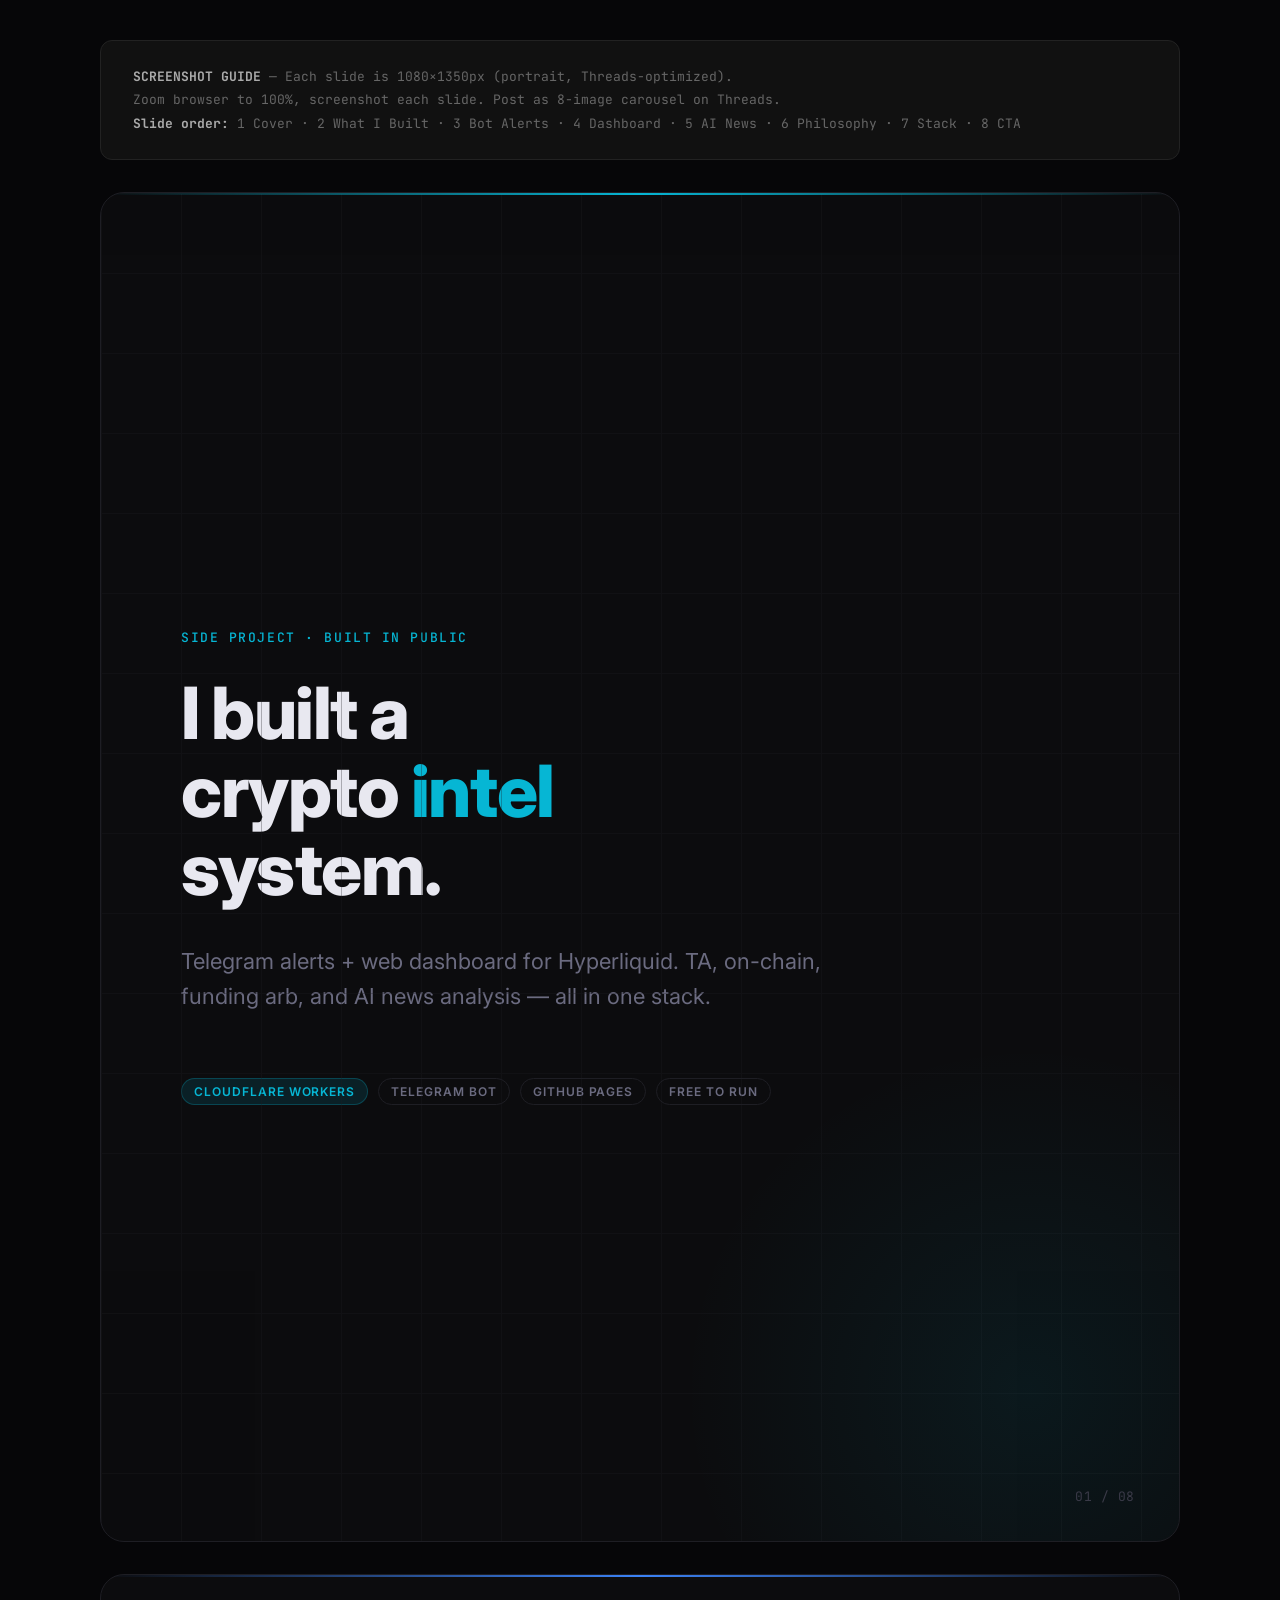
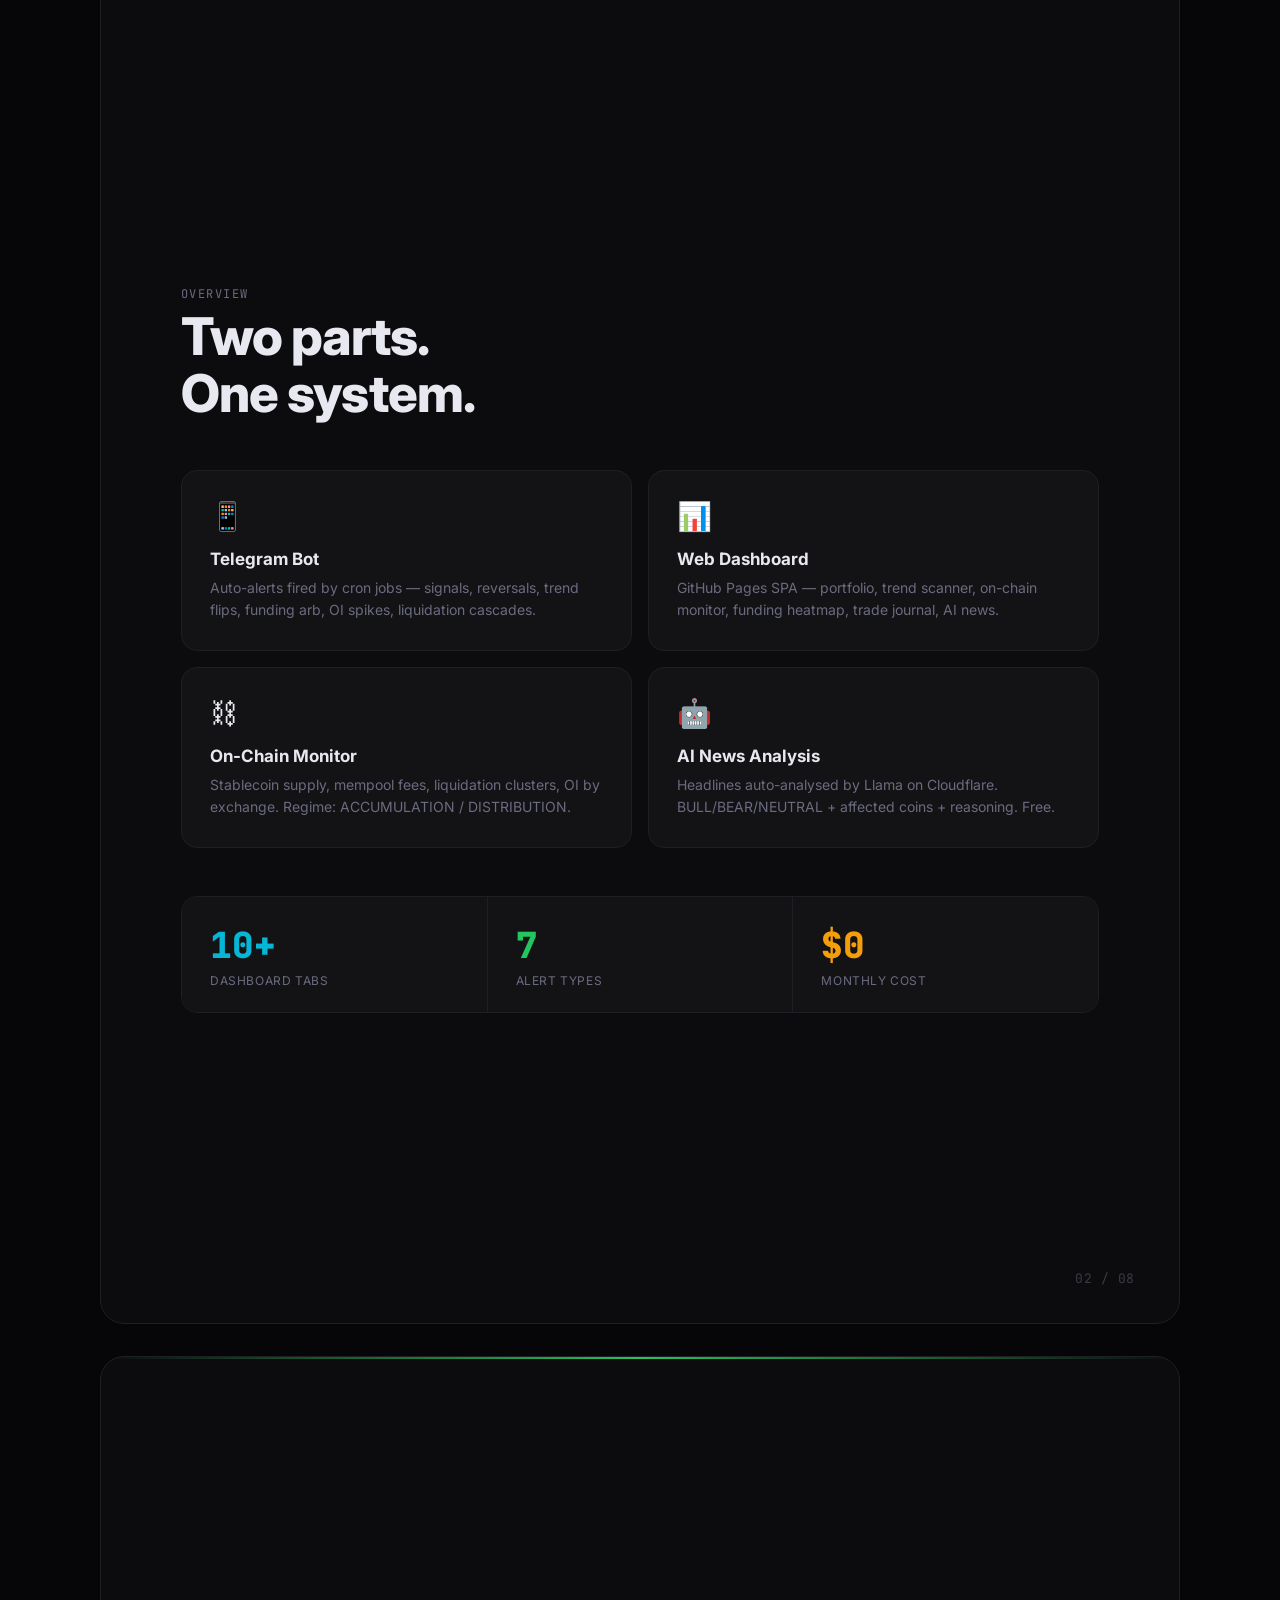
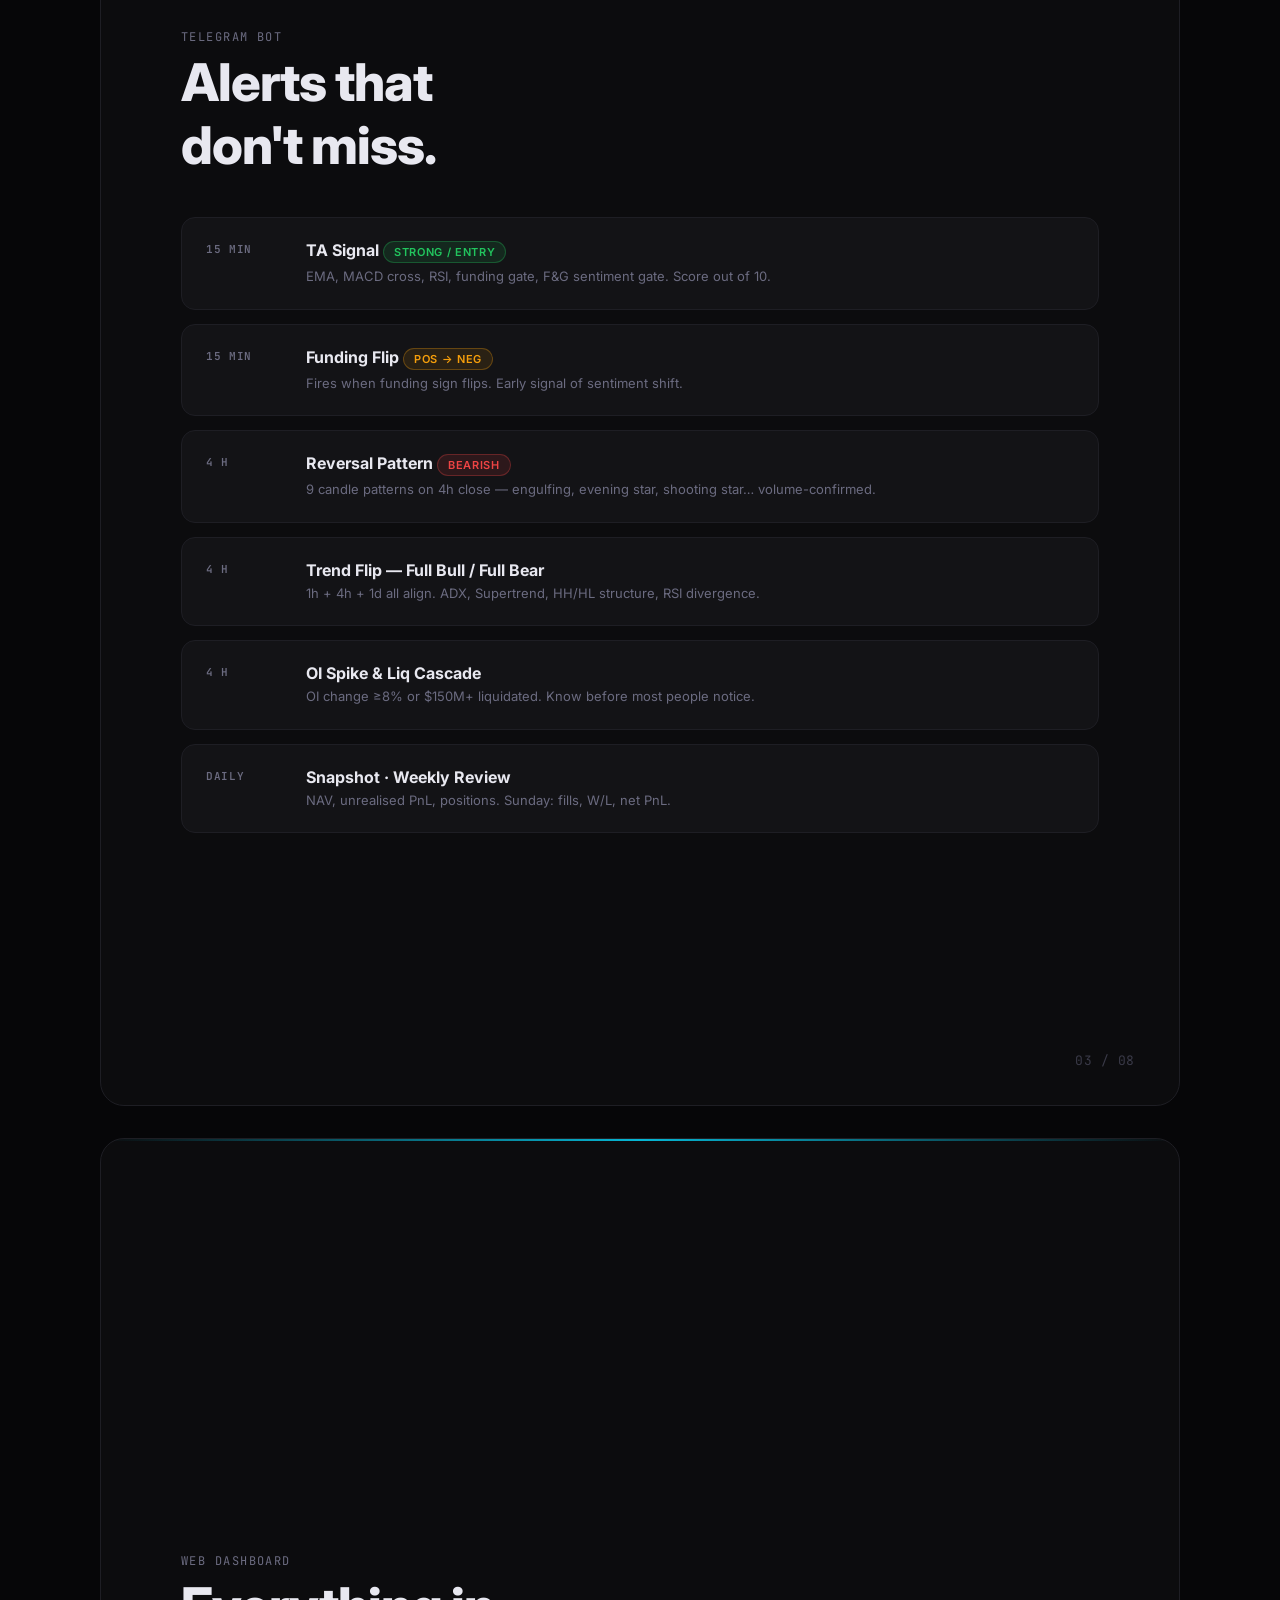
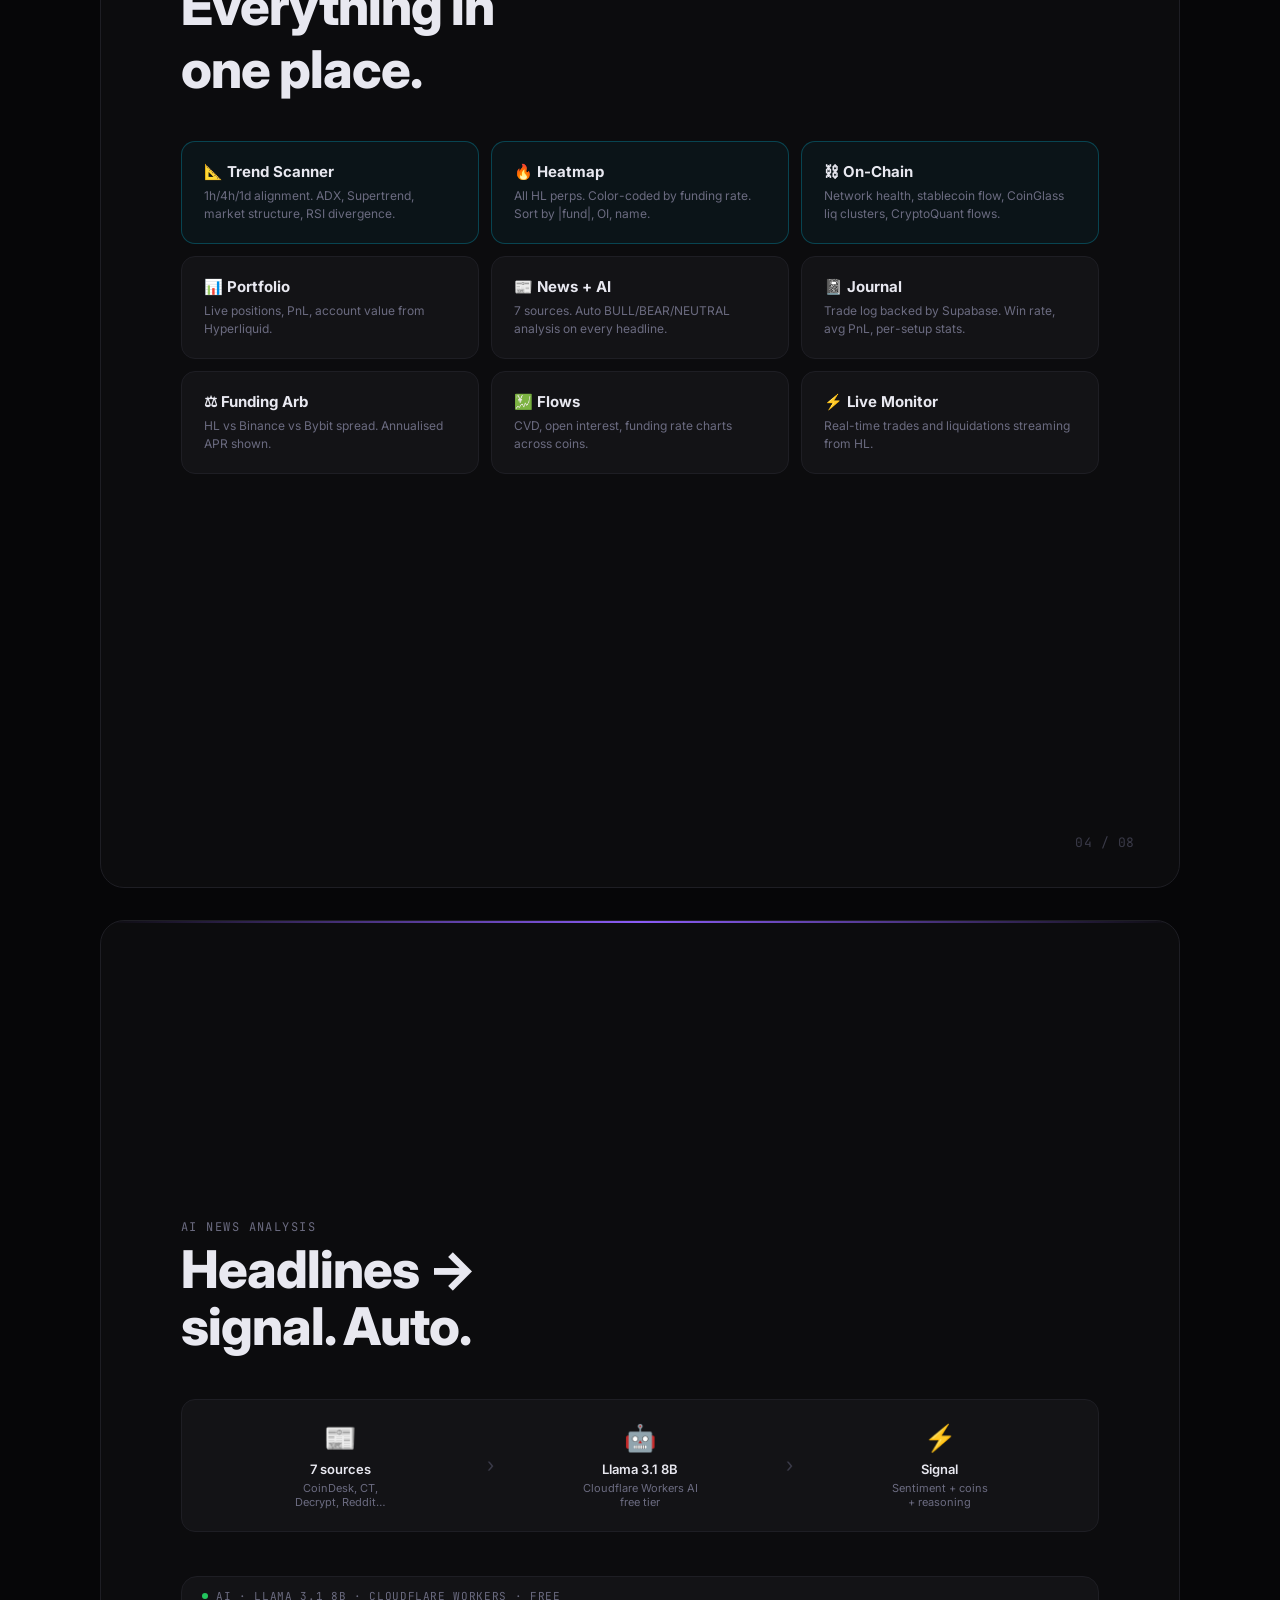
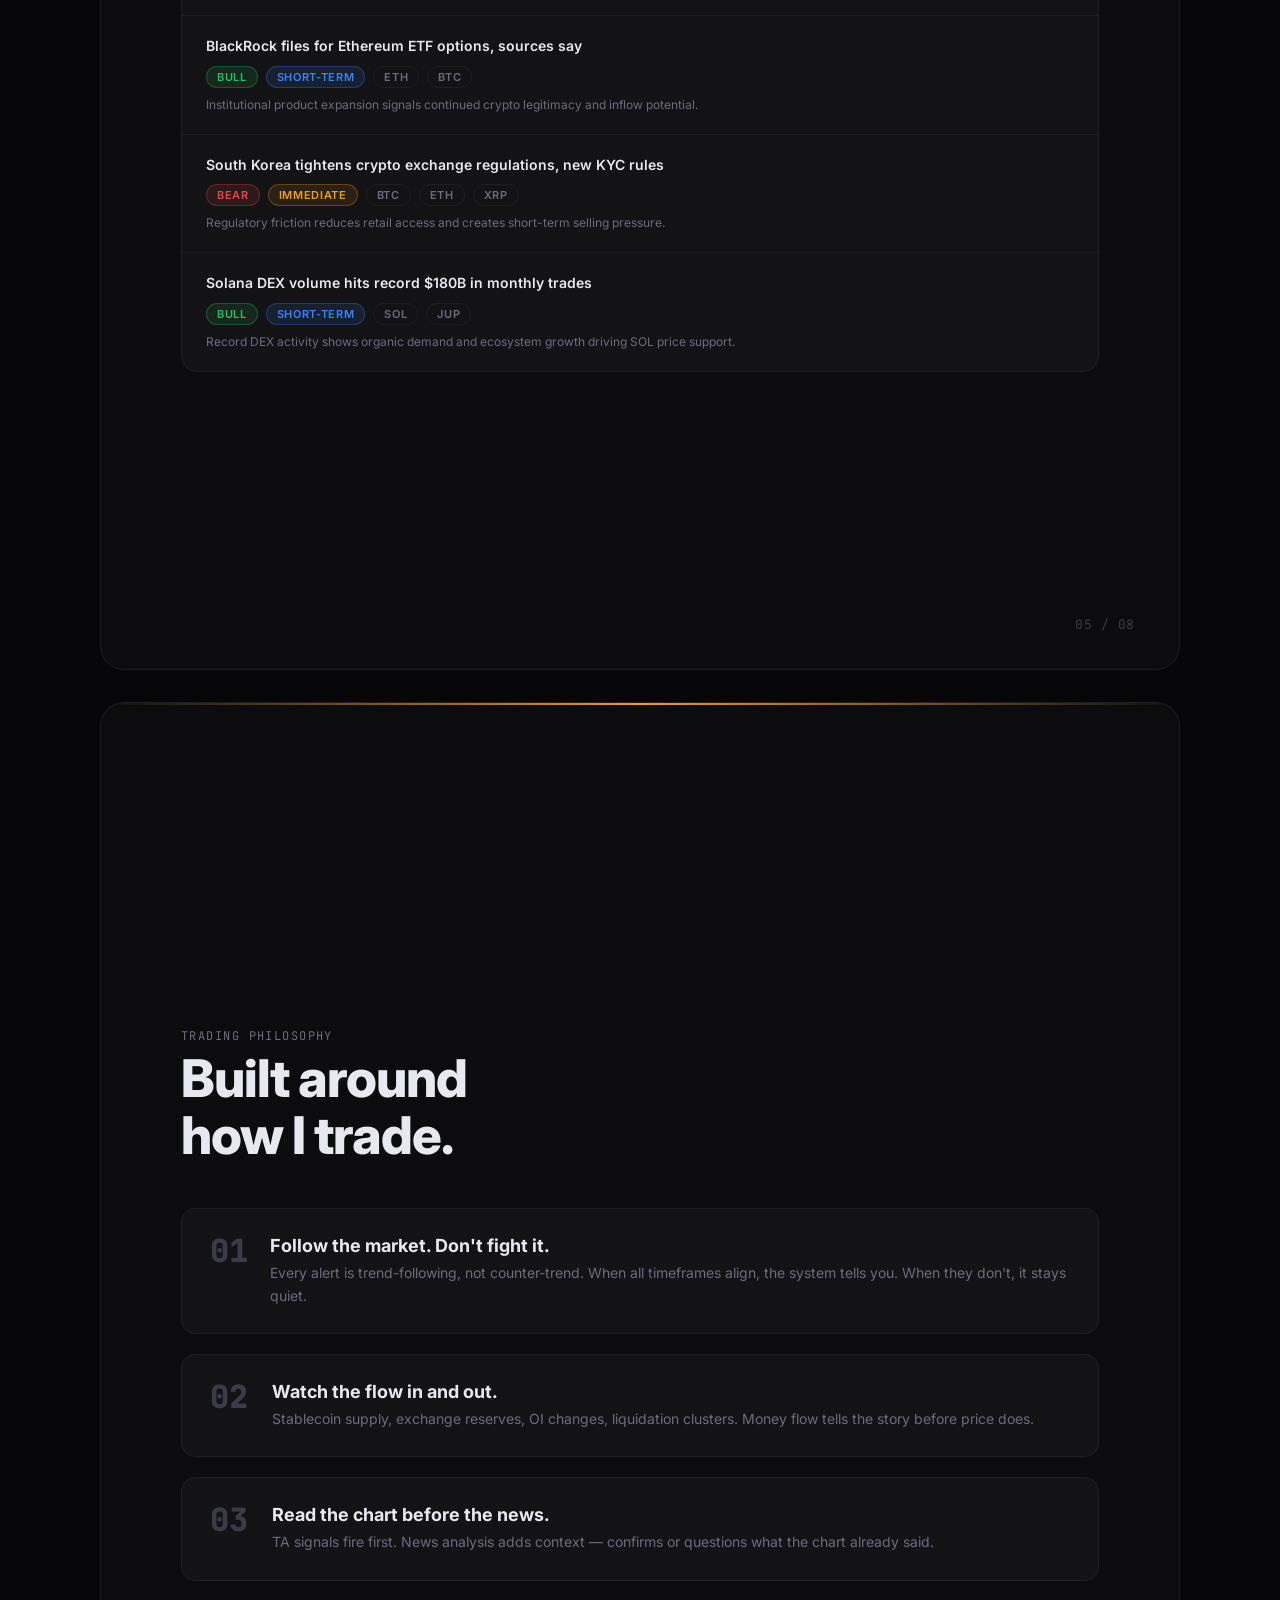
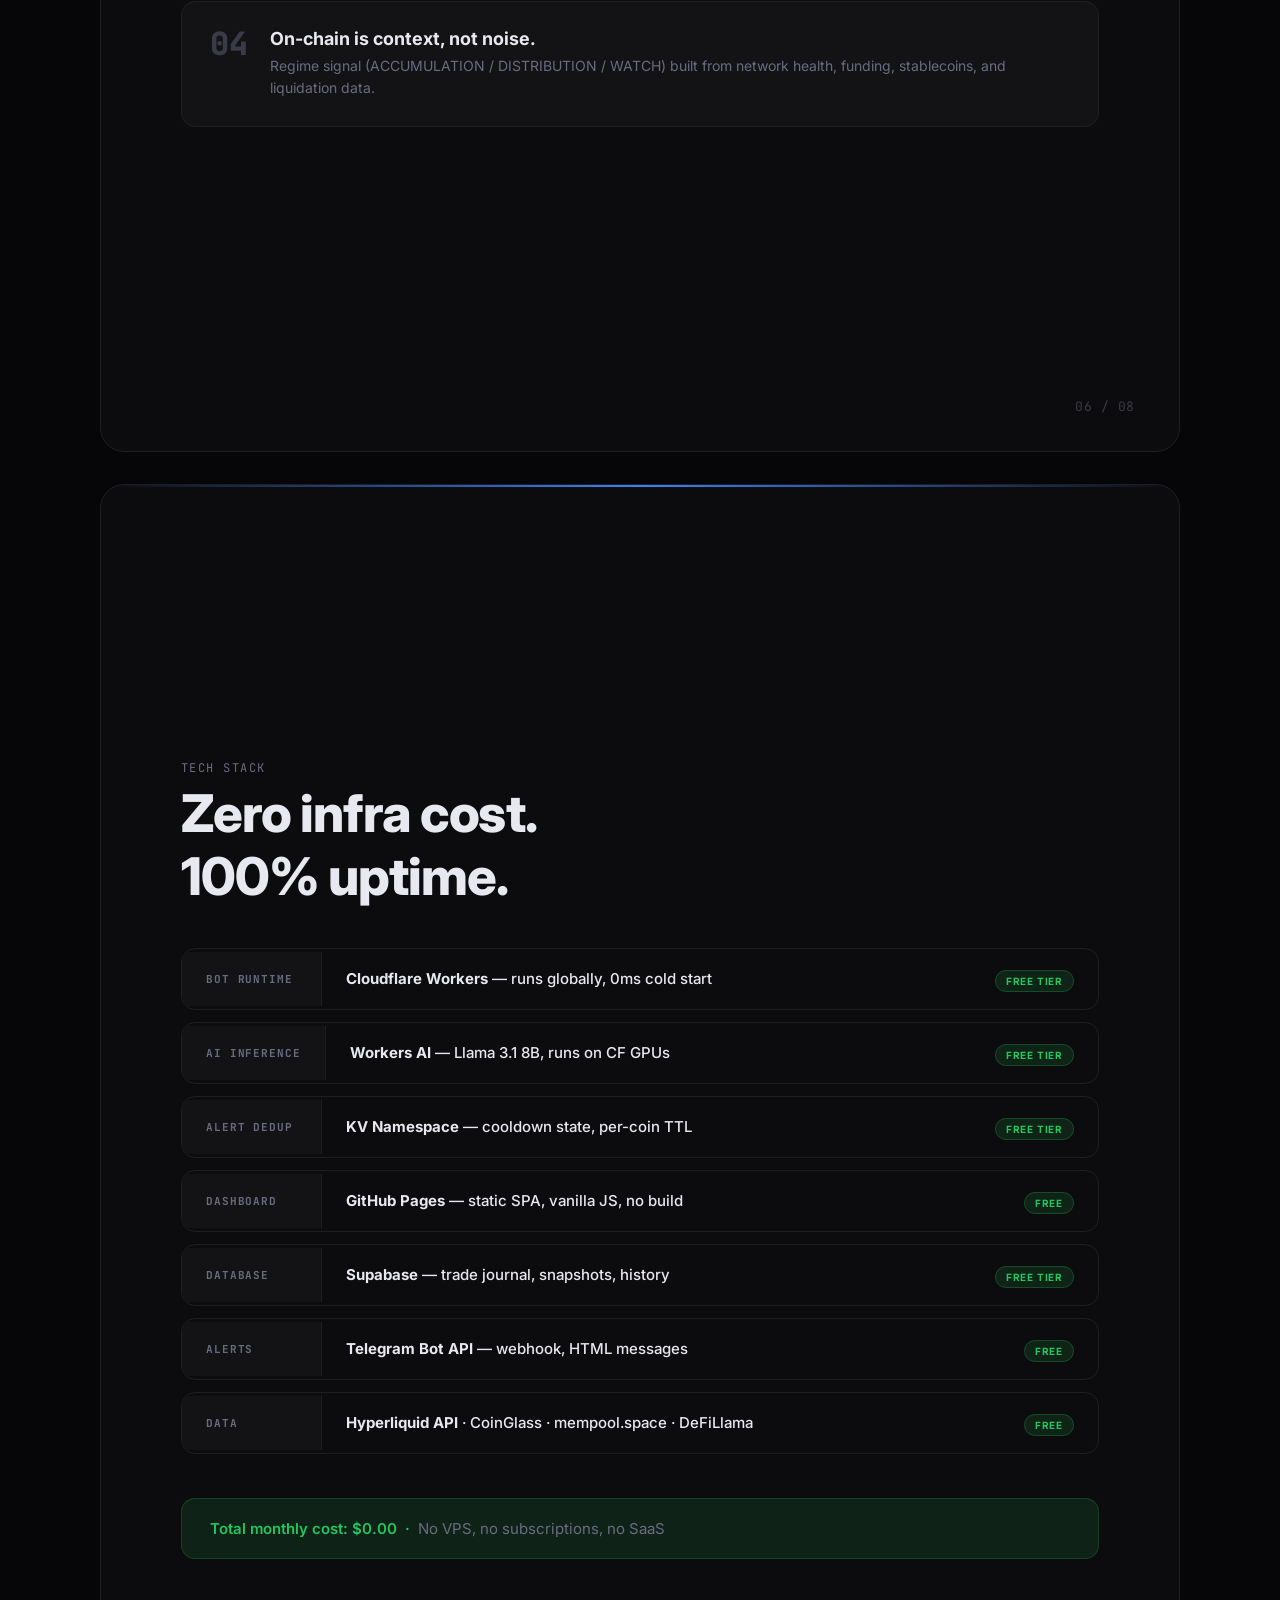
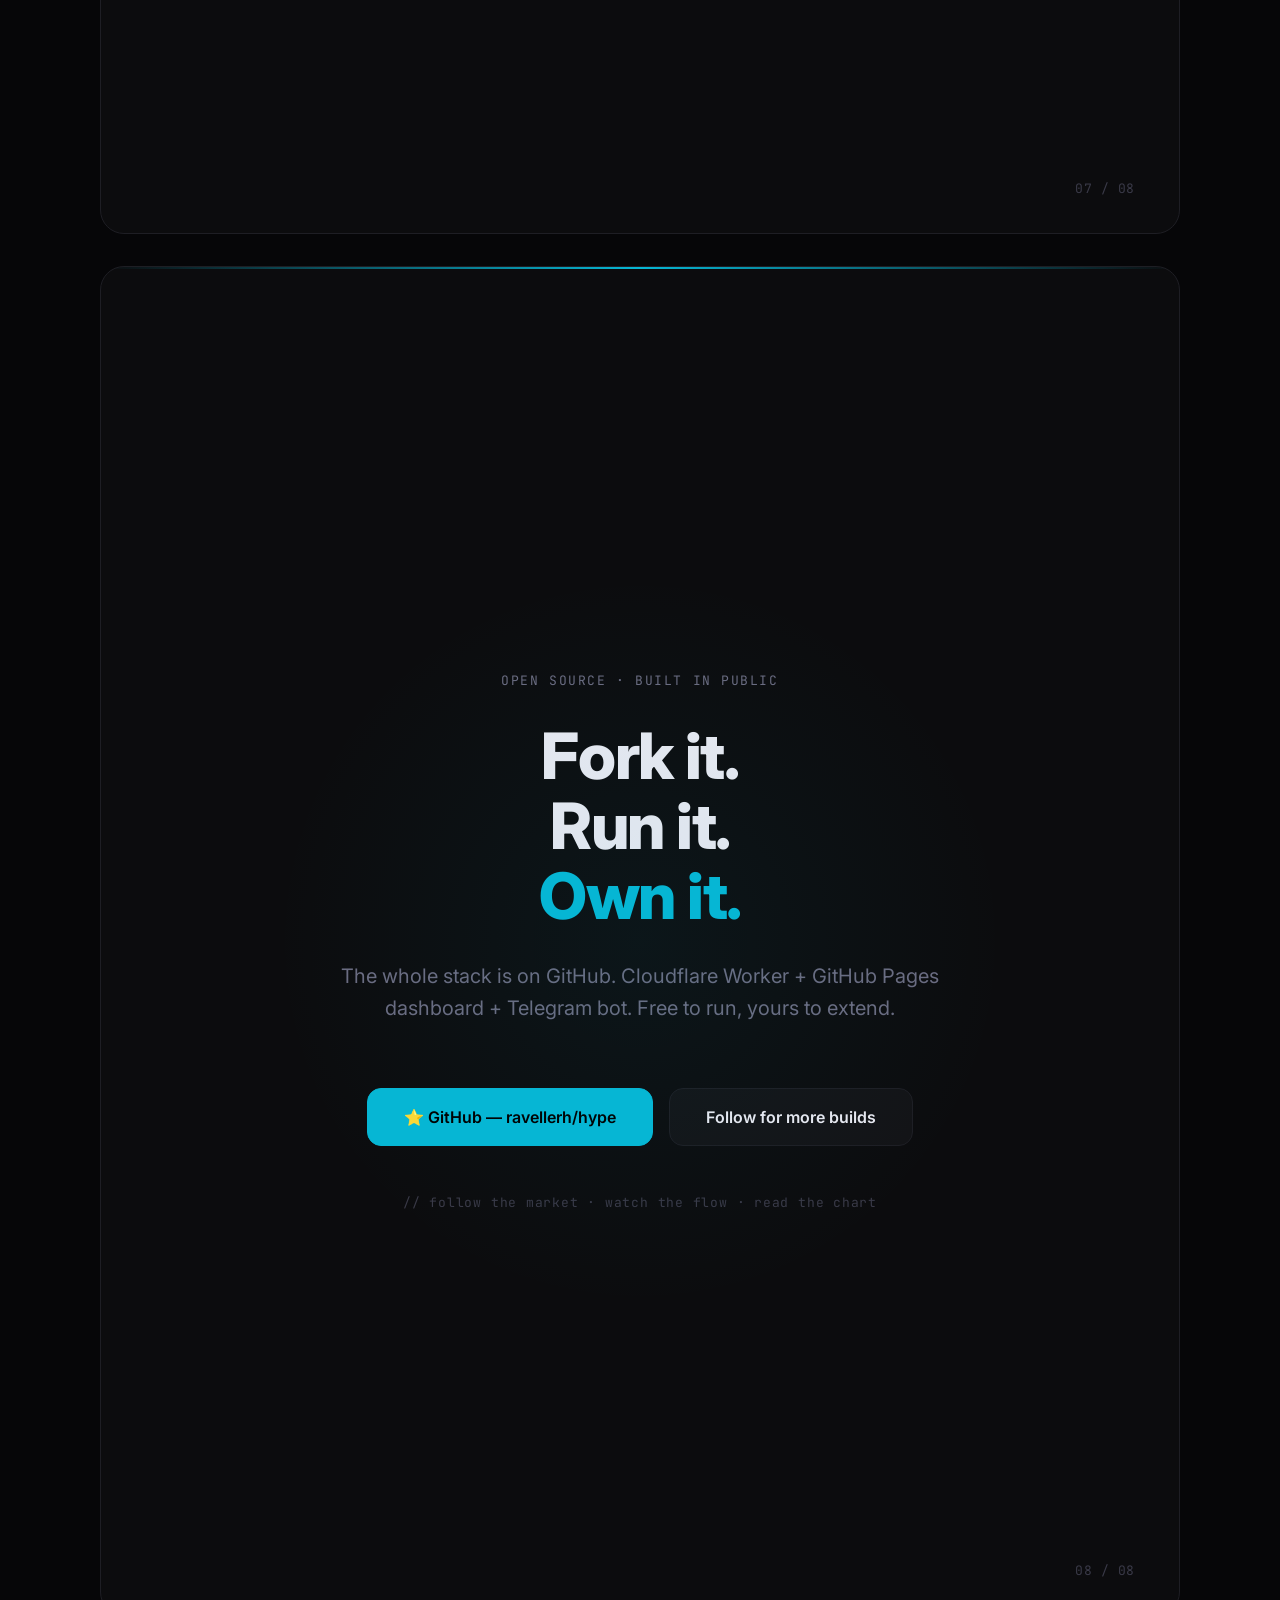
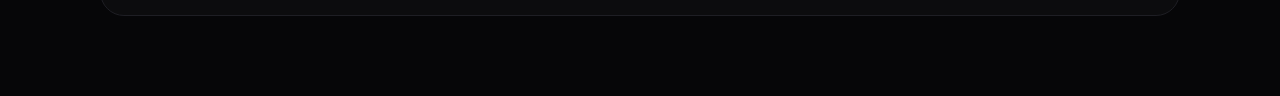
<file: pitch-deck/index.html>
<!DOCTYPE html>
<html lang="en">
<head>
<meta charset="UTF-8">
<meta name="viewport" content="width=device-width, initial-scale=1.0">
<title>Pitch Deck</title>
<style>
  @import url('https://fonts.googleapis.com/css2?family=Inter:wght@300;400;500;600;700;800&family=JetBrains+Mono:wght@400;500&display=swap');

  *, *::before, *::after { box-sizing: border-box; margin: 0; padding: 0; }

  :root {
    --bg:      #0c0c0e;
    --bg2:     #131316;
    --border:  #1e1e24;
    --text:    #e8e8f0;
    --muted:   #6b6b80;
    --faint:   #3a3a48;
    --green:   #22c55e;
    --red:     #ef4444;
    --yellow:  #f59e0b;
    --blue:    #3b82f6;
    --purple:  #8b5cf6;
    --cyan:    #06b6d4;
    --green-dim: rgba(34,197,94,.12);
    --red-dim:   rgba(239,68,68,.12);
    --blue-dim:  rgba(59,130,246,.12);
    --cyan-dim:  rgba(6,182,212,.12);
  }

  body {
    background: #060608;
    font-family: 'Inter', sans-serif;
    color: var(--text);
    display: flex;
    flex-direction: column;
    align-items: center;
    gap: 32px;
    padding: 40px 20px 80px;
  }

  /* Each slide is 1080×1350 — portrait ratio for Threads */
  .slide {
    width: 1080px;
    height: 1350px;
    background: var(--bg);
    border: 1px solid var(--border);
    border-radius: 24px;
    position: relative;
    overflow: hidden;
    display: flex;
    flex-direction: column;
    flex-shrink: 0;
  }

  /* ── shared components ── */
  .slide-num {
    position: absolute;
    bottom: 36px;
    right: 44px;
    font-size: 13px;
    color: var(--faint);
    font-family: 'JetBrains Mono', monospace;
    letter-spacing: .04em;
  }

  .tag {
    display: inline-flex;
    align-items: center;
    gap: 6px;
    font-size: 12px;
    font-weight: 600;
    letter-spacing: .08em;
    text-transform: uppercase;
    padding: 5px 12px;
    border-radius: 999px;
    border: 1px solid var(--border);
    color: var(--muted);
  }
  .tag.green  { background: var(--green-dim);  border-color: rgba(34,197,94,.25);   color: var(--green); }
  .tag.blue   { background: var(--blue-dim);   border-color: rgba(59,130,246,.25);  color: var(--blue); }
  .tag.cyan   { background: var(--cyan-dim);   border-color: rgba(6,182,212,.25);   color: var(--cyan); }
  .tag.red    { background: var(--red-dim);    border-color: rgba(239,68,68,.25);   color: var(--red); }
  .tag.yellow { background: rgba(245,158,11,.1); border-color: rgba(245,158,11,.25); color: var(--yellow); }

  .mono { font-family: 'JetBrains Mono', monospace; }

  .divider {
    width: 48px;
    height: 2px;
    background: var(--faint);
    border-radius: 2px;
  }

  .pill {
    display: inline-block;
    font-size: 11px;
    font-weight: 600;
    letter-spacing: .06em;
    text-transform: uppercase;
    padding: 3px 10px;
    border-radius: 999px;
    background: var(--bg2);
    border: 1px solid var(--border);
    color: var(--muted);
  }
  .pill.green  { background: var(--green-dim);  border-color: rgba(34,197,94,.3);  color: var(--green); }
  .pill.red    { background: var(--red-dim);    border-color: rgba(239,68,68,.3);  color: var(--red); }
  .pill.yellow { background: rgba(245,158,11,.1); border-color: rgba(245,158,11,.3); color: var(--yellow); }
  .pill.blue   { background: var(--blue-dim);   border-color: rgba(59,130,246,.3); color: var(--blue); }

  /* glow accent line */
  .accent-line {
    position: absolute;
    top: 0; left: 0; right: 0;
    height: 2px;
  }
  .accent-line.green  { background: linear-gradient(90deg, transparent, var(--green), transparent); }
  .accent-line.blue   { background: linear-gradient(90deg, transparent, var(--blue), transparent); }
  .accent-line.cyan   { background: linear-gradient(90deg, transparent, var(--cyan), transparent); }
  .accent-line.yellow { background: linear-gradient(90deg, transparent, var(--yellow), transparent); }
  .accent-line.purple { background: linear-gradient(90deg, transparent, var(--purple), transparent); }

  /* ── SLIDE 1 — COVER ── */
  #s1 {
    justify-content: center;
    padding: 80px 80px;
    gap: 0;
  }
  #s1 .eyebrow {
    font-size: 13px;
    font-weight: 500;
    letter-spacing: .12em;
    text-transform: uppercase;
    color: var(--cyan);
    margin-bottom: 28px;
    font-family: 'JetBrains Mono', monospace;
  }
  #s1 h1 {
    font-size: 72px;
    font-weight: 800;
    line-height: 1.08;
    letter-spacing: -.02em;
    color: var(--text);
    margin-bottom: 36px;
  }
  #s1 h1 em { font-style: normal; color: var(--cyan); }
  #s1 .sub {
    font-size: 22px;
    font-weight: 400;
    color: var(--muted);
    line-height: 1.6;
    max-width: 660px;
    margin-bottom: 64px;
  }
  #s1 .stack-tags { display: flex; flex-wrap: wrap; gap: 10px; }
  #s1 .bg-grid {
    position: absolute;
    inset: 0;
    background-image: linear-gradient(var(--border) 1px, transparent 1px),
                      linear-gradient(90deg, var(--border) 1px, transparent 1px);
    background-size: 80px 80px;
    opacity: .3;
    pointer-events: none;
  }
  #s1 .bg-glow {
    position: absolute;
    bottom: -200px;
    right: -200px;
    width: 700px;
    height: 700px;
    border-radius: 50%;
    background: radial-gradient(circle, rgba(6,182,212,.08) 0%, transparent 70%);
    pointer-events: none;
  }

  /* ── SLIDE 2 — WHAT I BUILT ── */
  #s2 { padding: 72px 80px; gap: 48px; justify-content: center; }
  #s2 .section-label {
    font-size: 12px; letter-spacing: .12em; text-transform: uppercase;
    color: var(--muted); font-family: 'JetBrains Mono', monospace;
    margin-bottom: 6px;
  }
  #s2 h2 { font-size: 52px; font-weight: 800; line-height: 1.1; letter-spacing: -.02em; }
  #s2 .cards { display: grid; grid-template-columns: 1fr 1fr; gap: 16px; }
  .feat-card {
    background: var(--bg2);
    border: 1px solid var(--border);
    border-radius: 16px;
    padding: 28px;
  }
  .feat-card .fc-icon { font-size: 28px; margin-bottom: 16px; }
  .feat-card .fc-title { font-size: 17px; font-weight: 700; margin-bottom: 8px; }
  .feat-card .fc-desc { font-size: 14px; color: var(--muted); line-height: 1.6; }

  #s2 .stat-row {
    display: flex; gap: 0;
    border: 1px solid var(--border); border-radius: 16px; overflow: hidden;
  }
  .stat-cell {
    flex: 1; padding: 24px 28px; background: var(--bg2);
    border-right: 1px solid var(--border);
  }
  .stat-cell:last-child { border-right: none; }
  .stat-cell .sv { font-size: 36px; font-weight: 800; font-family: 'JetBrains Mono', monospace; }
  .stat-cell .sl { font-size: 12px; color: var(--muted); margin-top: 4px; letter-spacing: .05em; text-transform: uppercase; }

  /* ── SLIDE 3 — BOT ALERTS ── */
  #s3 { padding: 72px 80px; gap: 40px; justify-content: center; }
  #s3 h2 { font-size: 52px; font-weight: 800; letter-spacing: -.02em; }
  .alert-list { display: flex; flex-direction: column; gap: 14px; }
  .alert-row {
    display: flex; align-items: flex-start; gap: 20px;
    background: var(--bg2); border: 1px solid var(--border);
    border-radius: 14px; padding: 22px 24px;
  }
  .alert-row .ar-freq {
    min-width: 80px; font-size: 11px; font-weight: 600;
    color: var(--muted); text-transform: uppercase;
    letter-spacing: .06em; font-family: 'JetBrains Mono', monospace;
    padding-top: 2px;
  }
  .alert-row .ar-name { font-size: 16px; font-weight: 700; margin-bottom: 4px; }
  .alert-row .ar-desc { font-size: 13px; color: var(--muted); line-height: 1.5; }

  /* ── SLIDE 4 — DASHBOARD ── */
  #s4 { padding: 72px 80px; gap: 40px; justify-content: center; }
  #s4 h2 { font-size: 52px; font-weight: 800; letter-spacing: -.02em; }
  .tab-grid { display: grid; grid-template-columns: repeat(3, 1fr); gap: 12px; }
  .tab-card {
    background: var(--bg2); border: 1px solid var(--border);
    border-radius: 14px; padding: 20px 22px;
  }
  .tab-card .tc-name { font-size: 15px; font-weight: 700; margin-bottom: 6px; }
  .tab-card .tc-desc { font-size: 12px; color: var(--muted); line-height: 1.5; }
  .tab-card.highlight { border-color: rgba(6,182,212,.3); background: rgba(6,182,212,.05); }

  /* ── SLIDE 5 — AI NEWS ── */
  #s5 { padding: 72px 80px; gap: 44px; justify-content: center; }
  #s5 h2 { font-size: 52px; font-weight: 800; letter-spacing: -.02em; line-height: 1.1; }
  .news-mock {
    background: var(--bg2); border: 1px solid var(--border);
    border-radius: 16px; overflow: hidden;
  }
  .nm-header {
    padding: 12px 20px; border-bottom: 1px solid var(--border);
    font-size: 11px; color: var(--muted); letter-spacing: .06em;
    text-transform: uppercase; font-family: 'JetBrains Mono', monospace;
    display: flex; align-items: center; gap: 8px;
  }
  .nm-dot { width: 6px; height: 6px; border-radius: 50%; background: var(--green); }
  .news-item { padding: 20px 24px; border-bottom: 1px solid var(--border); }
  .news-item:last-child { border-bottom: none; }
  .ni-title { font-size: 14px; font-weight: 600; margin-bottom: 10px; line-height: 1.4; }
  .ni-row { display: flex; align-items: center; gap: 8px; flex-wrap: wrap; }
  .ni-reasoning { font-size: 12px; color: var(--muted); margin-top: 8px; line-height: 1.5; }
  .flow-row {
    display: flex; align-items: center; gap: 16px;
    background: var(--bg2); border: 1px solid var(--border);
    border-radius: 14px; padding: 22px 28px;
  }
  .flow-step { flex: 1; text-align: center; }
  .flow-step .fs-icon { font-size: 26px; margin-bottom: 8px; }
  .flow-step .fs-label { font-size: 13px; font-weight: 600; margin-bottom: 4px; }
  .flow-step .fs-sub { font-size: 11px; color: var(--muted); }
  .flow-arrow { font-size: 20px; color: var(--faint); }

  /* ── SLIDE 6 — PHILOSOPHY ── */
  #s6 { padding: 72px 80px; gap: 44px; justify-content: center; }
  #s6 h2 { font-size: 52px; font-weight: 800; letter-spacing: -.02em; line-height: 1.1; }
  .principle-list { display: flex; flex-direction: column; gap: 20px; }
  .principle {
    display: flex; gap: 24px; align-items: flex-start;
    padding: 26px 28px; background: var(--bg2);
    border: 1px solid var(--border); border-radius: 14px;
  }
  .principle .p-num {
    font-size: 32px; font-weight: 800; color: var(--faint);
    font-family: 'JetBrains Mono', monospace; line-height: 1;
    min-width: 36px;
  }
  .principle .p-title { font-size: 18px; font-weight: 700; margin-bottom: 6px; }
  .principle .p-desc { font-size: 14px; color: var(--muted); line-height: 1.6; }

  /* ── SLIDE 7 — STACK ── */
  #s7 { padding: 72px 80px; gap: 40px; justify-content: center; }
  #s7 h2 { font-size: 52px; font-weight: 800; letter-spacing: -.02em; }
  .stack-rows { display: flex; flex-direction: column; gap: 12px; }
  .stack-row {
    display: flex; align-items: center; gap: 0;
    border: 1px solid var(--border); border-radius: 14px; overflow: hidden;
  }
  .sr-layer {
    min-width: 140px; padding: 20px 24px;
    font-size: 11px; font-weight: 700; letter-spacing: .08em;
    text-transform: uppercase; color: var(--muted);
    background: var(--bg2); border-right: 1px solid var(--border);
    font-family: 'JetBrains Mono', monospace;
  }
  .sr-val {
    flex: 1; padding: 20px 24px;
    font-size: 15px; font-weight: 500;
  }
  .sr-tag { padding: 20px 24px; }
  .no-cost-badge {
    font-size: 10px; font-weight: 700; letter-spacing: .08em;
    text-transform: uppercase; padding: 4px 10px; border-radius: 999px;
    background: var(--green-dim); border: 1px solid rgba(34,197,94,.25); color: var(--green);
  }

  /* ── SLIDE 8 — CTA ── */
  #s8 {
    justify-content: center; align-items: center;
    padding: 80px;
    gap: 0;
    text-align: center;
  }
  #s8 .cta-label {
    font-size: 13px; letter-spacing: .12em; text-transform: uppercase;
    color: var(--muted); font-family: 'JetBrains Mono', monospace;
    margin-bottom: 32px;
  }
  #s8 h2 {
    font-size: 64px; font-weight: 800; line-height: 1.1;
    letter-spacing: -.02em; margin-bottom: 28px;
  }
  #s8 h2 em { font-style: normal; color: var(--cyan); }
  #s8 .cta-sub {
    font-size: 20px; color: var(--muted); margin-bottom: 64px;
    max-width: 600px; line-height: 1.6;
  }
  #s8 .cta-links { display: flex; gap: 16px; justify-content: center; flex-wrap: wrap; }
  .cta-btn {
    display: inline-flex; align-items: center; gap: 10px;
    padding: 18px 36px; border-radius: 14px;
    font-size: 16px; font-weight: 600;
    border: 1px solid var(--border);
    text-decoration: none;
    font-family: 'Inter', sans-serif;
  }
  .cta-btn.primary {
    background: var(--cyan); color: #000;
    border-color: var(--cyan);
  }
  .cta-btn.secondary {
    background: var(--bg2); color: var(--text);
  }
  #s8 .bg-glow {
    position: absolute;
    top: 50%; left: 50%;
    transform: translate(-50%, -50%);
    width: 800px; height: 800px;
    border-radius: 50%;
    background: radial-gradient(circle, rgba(6,182,212,.06) 0%, transparent 65%);
    pointer-events: none;
  }
  #s8 .tagline {
    margin-top: 48px; font-size: 13px; color: var(--faint);
    font-family: 'JetBrains Mono', monospace; letter-spacing: .06em;
  }

  /* print guide */
  .guide {
    width: 1080px;
    background: #111;
    border: 1px solid #222;
    border-radius: 12px;
    padding: 24px 32px;
    font-size: 13px;
    color: #666;
    line-height: 1.8;
    font-family: 'JetBrains Mono', monospace;
  }
  .guide b { color: #aaa; }
</style>
</head>
<body>

<div class="guide">
  <b>SCREENSHOT GUIDE</b> — Each slide is 1080×1350px (portrait, Threads-optimized).<br>
  Zoom browser to 100%, screenshot each slide. Post as 8-image carousel on Threads.<br>
  <b>Slide order:</b> 1 Cover · 2 What I Built · 3 Bot Alerts · 4 Dashboard · 5 AI News · 6 Philosophy · 7 Stack · 8 CTA
</div>

<!-- ──────────────── SLIDE 1 — COVER ──────────────── -->
<div class="slide" id="s1">
  <div class="bg-grid"></div>
  <div class="bg-glow"></div>
  <div class="accent-line cyan"></div>

  <p class="eyebrow">Side project · built in public</p>
  <h1>I built a<br>crypto <em>intel</em><br>system.</h1>
  <p class="sub">Telegram alerts + web dashboard for Hyperliquid. TA, on-chain, funding arb, and AI news analysis — all in one stack.</p>

  <div class="stack-tags">
    <span class="tag cyan">Cloudflare Workers</span>
    <span class="tag">Telegram Bot</span>
    <span class="tag">GitHub Pages</span>
    <span class="tag">Free to run</span>
  </div>

  <div class="slide-num">01 / 08</div>
</div>

<!-- ──────────────── SLIDE 2 — WHAT I BUILT ──────────────── -->
<div class="slide" id="s2">
  <div class="accent-line blue"></div>

  <div>
    <p class="section-label">Overview</p>
    <h2>Two parts.<br>One system.</h2>
  </div>

  <div class="cards">
    <div class="feat-card">
      <div class="fc-icon">📱</div>
      <div class="fc-title">Telegram Bot</div>
      <div class="fc-desc">Auto-alerts fired by cron jobs — signals, reversals, trend flips, funding arb, OI spikes, liquidation cascades.</div>
    </div>
    <div class="feat-card">
      <div class="fc-icon">📊</div>
      <div class="fc-title">Web Dashboard</div>
      <div class="fc-desc">GitHub Pages SPA — portfolio, trend scanner, on-chain monitor, funding heatmap, trade journal, AI news.</div>
    </div>
    <div class="feat-card">
      <div class="fc-icon">⛓</div>
      <div class="fc-title">On-Chain Monitor</div>
      <div class="fc-desc">Stablecoin supply, mempool fees, liquidation clusters, OI by exchange. Regime: ACCUMULATION / DISTRIBUTION.</div>
    </div>
    <div class="feat-card">
      <div class="fc-icon">🤖</div>
      <div class="fc-title">AI News Analysis</div>
      <div class="fc-desc">Headlines auto-analysed by Llama on Cloudflare. BULL/BEAR/NEUTRAL + affected coins + reasoning. Free.</div>
    </div>
  </div>

  <div class="stat-row">
    <div class="stat-cell">
      <div class="sv" style="color:var(--cyan)">10+</div>
      <div class="sl">Dashboard tabs</div>
    </div>
    <div class="stat-cell">
      <div class="sv" style="color:var(--green)">7</div>
      <div class="sl">Alert types</div>
    </div>
    <div class="stat-cell">
      <div class="sv" style="color:var(--yellow)">$0</div>
      <div class="sl">Monthly cost</div>
    </div>
  </div>

  <div class="slide-num">02 / 08</div>
</div>

<!-- ──────────────── SLIDE 3 — BOT ALERTS ──────────────── -->
<div class="slide" id="s3">
  <div class="accent-line green"></div>

  <div>
    <p style="font-size:12px;letter-spacing:.12em;text-transform:uppercase;color:var(--muted);font-family:'JetBrains Mono',monospace;margin-bottom:6px">Telegram Bot</p>
    <h2>Alerts that<br>don't miss.</h2>
  </div>

  <div class="alert-list">
    <div class="alert-row">
      <span class="ar-freq">15 min</span>
      <div>
        <div class="ar-name">TA Signal <span class="pill green">STRONG / ENTRY</span></div>
        <div class="ar-desc">EMA, MACD cross, RSI, funding gate, F&G sentiment gate. Score out of 10.</div>
      </div>
    </div>
    <div class="alert-row">
      <span class="ar-freq">15 min</span>
      <div>
        <div class="ar-name">Funding Flip <span class="pill yellow">pos → neg</span></div>
        <div class="ar-desc">Fires when funding sign flips. Early signal of sentiment shift.</div>
      </div>
    </div>
    <div class="alert-row">
      <span class="ar-freq">4 h</span>
      <div>
        <div class="ar-name">Reversal Pattern <span class="pill red">BEARISH</span></div>
        <div class="ar-desc">9 candle patterns on 4h close — engulfing, evening star, shooting star… volume-confirmed.</div>
      </div>
    </div>
    <div class="alert-row">
      <span class="ar-freq">4 h</span>
      <div>
        <div class="ar-name">Trend Flip — Full Bull / Full Bear</div>
        <div class="ar-desc">1h + 4h + 1d all align. ADX, Supertrend, HH/HL structure, RSI divergence.</div>
      </div>
    </div>
    <div class="alert-row">
      <span class="ar-freq">4 h</span>
      <div>
        <div class="ar-name">OI Spike &amp; Liq Cascade</div>
        <div class="ar-desc">OI change ≥8% or $150M+ liquidated. Know before most people notice.</div>
      </div>
    </div>
    <div class="alert-row">
      <span class="ar-freq">daily</span>
      <div>
        <div class="ar-name">Snapshot · Weekly Review</div>
        <div class="ar-desc">NAV, unrealised PnL, positions. Sunday: fills, W/L, net PnL.</div>
      </div>
    </div>
  </div>

  <div class="slide-num">03 / 08</div>
</div>

<!-- ──────────────── SLIDE 4 — DASHBOARD ──────────────── -->
<div class="slide" id="s4">
  <div class="accent-line cyan"></div>

  <div>
    <p style="font-size:12px;letter-spacing:.12em;text-transform:uppercase;color:var(--muted);font-family:'JetBrains Mono',monospace;margin-bottom:6px">Web Dashboard</p>
    <h2>Everything in<br>one place.</h2>
  </div>

  <div class="tab-grid">
    <div class="tab-card highlight">
      <div class="tc-name">📐 Trend Scanner</div>
      <div class="tc-desc">1h/4h/1d alignment. ADX, Supertrend, market structure, RSI divergence.</div>
    </div>
    <div class="tab-card highlight">
      <div class="tc-name">🔥 Heatmap</div>
      <div class="tc-desc">All HL perps. Color-coded by funding rate. Sort by |fund|, OI, name.</div>
    </div>
    <div class="tab-card highlight">
      <div class="tc-name">⛓ On-Chain</div>
      <div class="tc-desc">Network health, stablecoin flow, CoinGlass liq clusters, CryptoQuant flows.</div>
    </div>
    <div class="tab-card">
      <div class="tc-name">📊 Portfolio</div>
      <div class="tc-desc">Live positions, PnL, account value from Hyperliquid.</div>
    </div>
    <div class="tab-card">
      <div class="tc-name">📰 News + AI</div>
      <div class="tc-desc">7 sources. Auto BULL/BEAR/NEUTRAL analysis on every headline.</div>
    </div>
    <div class="tab-card">
      <div class="tc-name">📓 Journal</div>
      <div class="tc-desc">Trade log backed by Supabase. Win rate, avg PnL, per-setup stats.</div>
    </div>
    <div class="tab-card">
      <div class="tc-name">⚖ Funding Arb</div>
      <div class="tc-desc">HL vs Binance vs Bybit spread. Annualised APR shown.</div>
    </div>
    <div class="tab-card">
      <div class="tc-name">💹 Flows</div>
      <div class="tc-desc">CVD, open interest, funding rate charts across coins.</div>
    </div>
    <div class="tab-card">
      <div class="tc-name">⚡ Live Monitor</div>
      <div class="tc-desc">Real-time trades and liquidations streaming from HL.</div>
    </div>
  </div>

  <div class="slide-num">04 / 08</div>
</div>

<!-- ──────────────── SLIDE 5 — AI NEWS ──────────────── -->
<div class="slide" id="s5">
  <div class="accent-line purple"></div>

  <div>
    <p style="font-size:12px;letter-spacing:.12em;text-transform:uppercase;color:var(--muted);font-family:'JetBrains Mono',monospace;margin-bottom:6px">AI News Analysis</p>
    <h2>Headlines →<br>signal. Auto.</h2>
  </div>

  <div class="flow-row">
    <div class="flow-step">
      <div class="fs-icon">📰</div>
      <div class="fs-label">7 sources</div>
      <div class="fs-sub">CoinDesk, CT,<br>Decrypt, Reddit…</div>
    </div>
    <div class="flow-arrow">›</div>
    <div class="flow-step">
      <div class="fs-icon">🤖</div>
      <div class="fs-label">Llama 3.1 8B</div>
      <div class="fs-sub">Cloudflare Workers AI<br>free tier</div>
    </div>
    <div class="flow-arrow">›</div>
    <div class="flow-step">
      <div class="fs-icon">⚡</div>
      <div class="fs-label">Signal</div>
      <div class="fs-sub">Sentiment + coins<br>+ reasoning</div>
    </div>
  </div>

  <div class="news-mock">
    <div class="nm-header">
      <div class="nm-dot"></div>
      AI · Llama 3.1 8B · Cloudflare Workers · free
    </div>
    <div class="news-item">
      <div class="ni-title">BlackRock files for Ethereum ETF options, sources say</div>
      <div class="ni-row">
        <span class="pill green">BULL</span>
        <span class="pill blue">short-term</span>
        <span class="pill">ETH</span>
        <span class="pill">BTC</span>
      </div>
      <div class="ni-reasoning">Institutional product expansion signals continued crypto legitimacy and inflow potential.</div>
    </div>
    <div class="news-item">
      <div class="ni-title">South Korea tightens crypto exchange regulations, new KYC rules</div>
      <div class="ni-row">
        <span class="pill red">BEAR</span>
        <span class="pill yellow">immediate</span>
        <span class="pill">BTC</span>
        <span class="pill">ETH</span>
        <span class="pill">XRP</span>
      </div>
      <div class="ni-reasoning">Regulatory friction reduces retail access and creates short-term selling pressure.</div>
    </div>
    <div class="news-item">
      <div class="ni-title">Solana DEX volume hits record $180B in monthly trades</div>
      <div class="ni-row">
        <span class="pill green">BULL</span>
        <span class="pill blue">short-term</span>
        <span class="pill">SOL</span>
        <span class="pill">JUP</span>
      </div>
      <div class="ni-reasoning">Record DEX activity shows organic demand and ecosystem growth driving SOL price support.</div>
    </div>
  </div>

  <div class="slide-num">05 / 08</div>
</div>

<!-- ──────────────── SLIDE 6 — PHILOSOPHY ──────────────── -->
<div class="slide" id="s6">
  <div class="accent-line yellow"></div>

  <div>
    <p style="font-size:12px;letter-spacing:.12em;text-transform:uppercase;color:var(--muted);font-family:'JetBrains Mono',monospace;margin-bottom:6px">Trading philosophy</p>
    <h2>Built around<br>how I trade.</h2>
  </div>

  <div class="principle-list">
    <div class="principle">
      <span class="p-num">01</span>
      <div>
        <div class="p-title">Follow the market. Don't fight it.</div>
        <div class="p-desc">Every alert is trend-following, not counter-trend. When all timeframes align, the system tells you. When they don't, it stays quiet.</div>
      </div>
    </div>
    <div class="principle">
      <span class="p-num">02</span>
      <div>
        <div class="p-title">Watch the flow in and out.</div>
        <div class="p-desc">Stablecoin supply, exchange reserves, OI changes, liquidation clusters. Money flow tells the story before price does.</div>
      </div>
    </div>
    <div class="principle">
      <span class="p-num">03</span>
      <div>
        <div class="p-title">Read the chart before the news.</div>
        <div class="p-desc">TA signals fire first. News analysis adds context — confirms or questions what the chart already said.</div>
      </div>
    </div>
    <div class="principle">
      <span class="p-num">04</span>
      <div>
        <div class="p-title">On-chain is context, not noise.</div>
        <div class="p-desc">Regime signal (ACCUMULATION / DISTRIBUTION / WATCH) built from network health, funding, stablecoins, and liquidation data.</div>
      </div>
    </div>
  </div>

  <div class="slide-num">06 / 08</div>
</div>

<!-- ──────────────── SLIDE 7 — STACK ──────────────── -->
<div class="slide" id="s7">
  <div class="accent-line blue"></div>

  <div>
    <p style="font-size:12px;letter-spacing:.12em;text-transform:uppercase;color:var(--muted);font-family:'JetBrains Mono',monospace;margin-bottom:6px">Tech stack</p>
    <h2>Zero infra cost.<br>100% uptime.</h2>
  </div>

  <div class="stack-rows">
    <div class="stack-row">
      <div class="sr-layer">Bot runtime</div>
      <div class="sr-val"><strong>Cloudflare Workers</strong> — runs globally, 0ms cold start</div>
      <div class="sr-tag"><span class="no-cost-badge">free tier</span></div>
    </div>
    <div class="stack-row">
      <div class="sr-layer">AI inference</div>
      <div class="sr-val"><strong>Workers AI</strong> — Llama 3.1 8B, runs on CF GPUs</div>
      <div class="sr-tag"><span class="no-cost-badge">free tier</span></div>
    </div>
    <div class="stack-row">
      <div class="sr-layer">Alert dedup</div>
      <div class="sr-val"><strong>KV Namespace</strong> — cooldown state, per-coin TTL</div>
      <div class="sr-tag"><span class="no-cost-badge">free tier</span></div>
    </div>
    <div class="stack-row">
      <div class="sr-layer">Dashboard</div>
      <div class="sr-val"><strong>GitHub Pages</strong> — static SPA, vanilla JS, no build</div>
      <div class="sr-tag"><span class="no-cost-badge">free</span></div>
    </div>
    <div class="stack-row">
      <div class="sr-layer">Database</div>
      <div class="sr-val"><strong>Supabase</strong> — trade journal, snapshots, history</div>
      <div class="sr-tag"><span class="no-cost-badge">free tier</span></div>
    </div>
    <div class="stack-row">
      <div class="sr-layer">Alerts</div>
      <div class="sr-val"><strong>Telegram Bot API</strong> — webhook, HTML messages</div>
      <div class="sr-tag"><span class="no-cost-badge">free</span></div>
    </div>
    <div class="stack-row">
      <div class="sr-layer">Data</div>
      <div class="sr-val"><strong>Hyperliquid API</strong> · CoinGlass · mempool.space · DeFiLlama</div>
      <div class="sr-tag"><span class="no-cost-badge">free</span></div>
    </div>
  </div>

  <div style="margin-top:4px;padding:20px 28px;background:var(--green-dim);border:1px solid rgba(34,197,94,.2);border-radius:14px;font-size:15px;font-weight:600;color:var(--green)">
    Total monthly cost: $0.00 &nbsp;·&nbsp; <span style="font-weight:400;color:var(--muted)">No VPS, no subscriptions, no SaaS</span>
  </div>

  <div class="slide-num">07 / 08</div>
</div>

<!-- ──────────────── SLIDE 8 — CTA ──────────────── -->
<div class="slide" id="s8">
  <div class="accent-line cyan"></div>
  <div class="bg-glow"></div>

  <p class="cta-label">Open source · built in public</p>
  <h2>Fork it.<br>Run it.<br><em>Own it.</em></h2>
  <p class="cta-sub">The whole stack is on GitHub. Cloudflare Worker + GitHub Pages dashboard + Telegram bot. Free to run, yours to extend.</p>

  <div class="cta-links">
    <a href="https://github.com/ravellerh/hype" class="cta-btn primary">⭐ GitHub — ravellerh/hype</a>
    <a href="#" class="cta-btn secondary">Follow for more builds</a>
  </div>

  <p class="tagline">// follow the market · watch the flow · read the chart</p>

  <div class="slide-num">08 / 08</div>
</div>

</body>
</html>
</file>
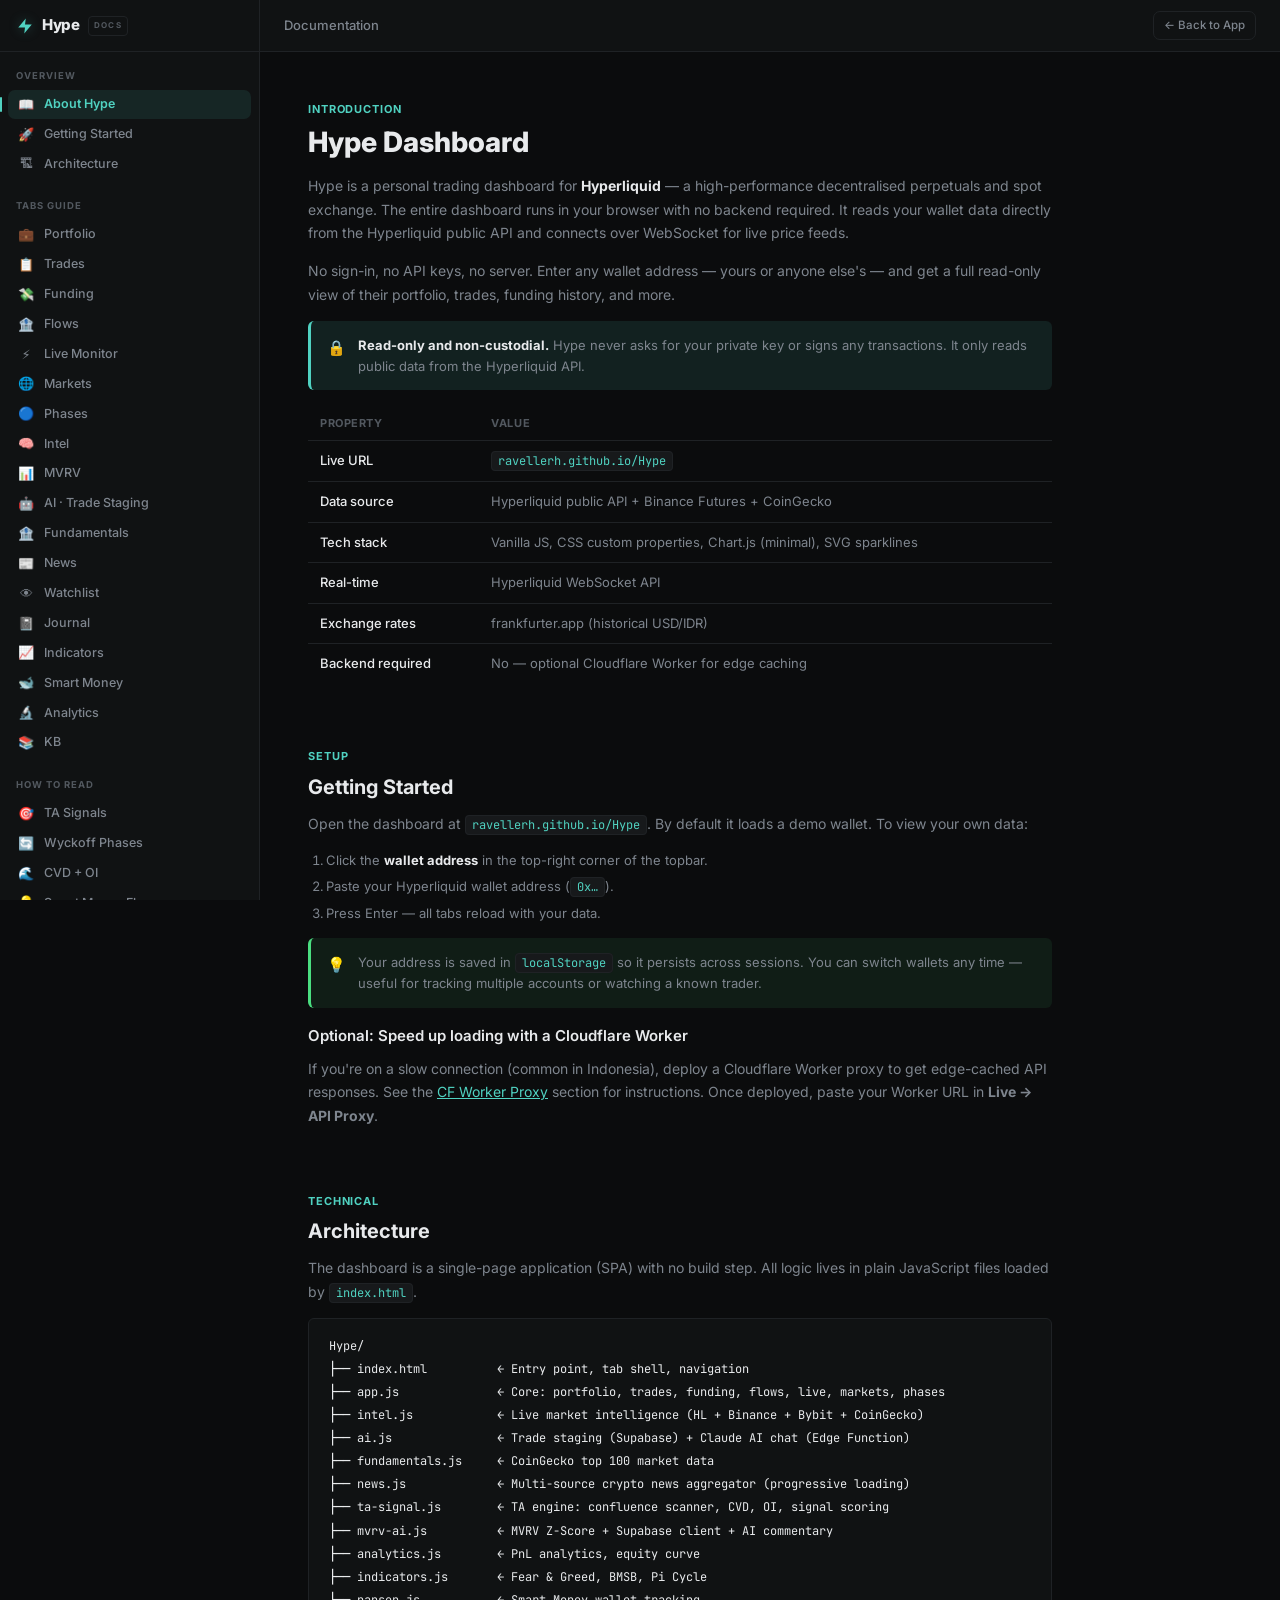
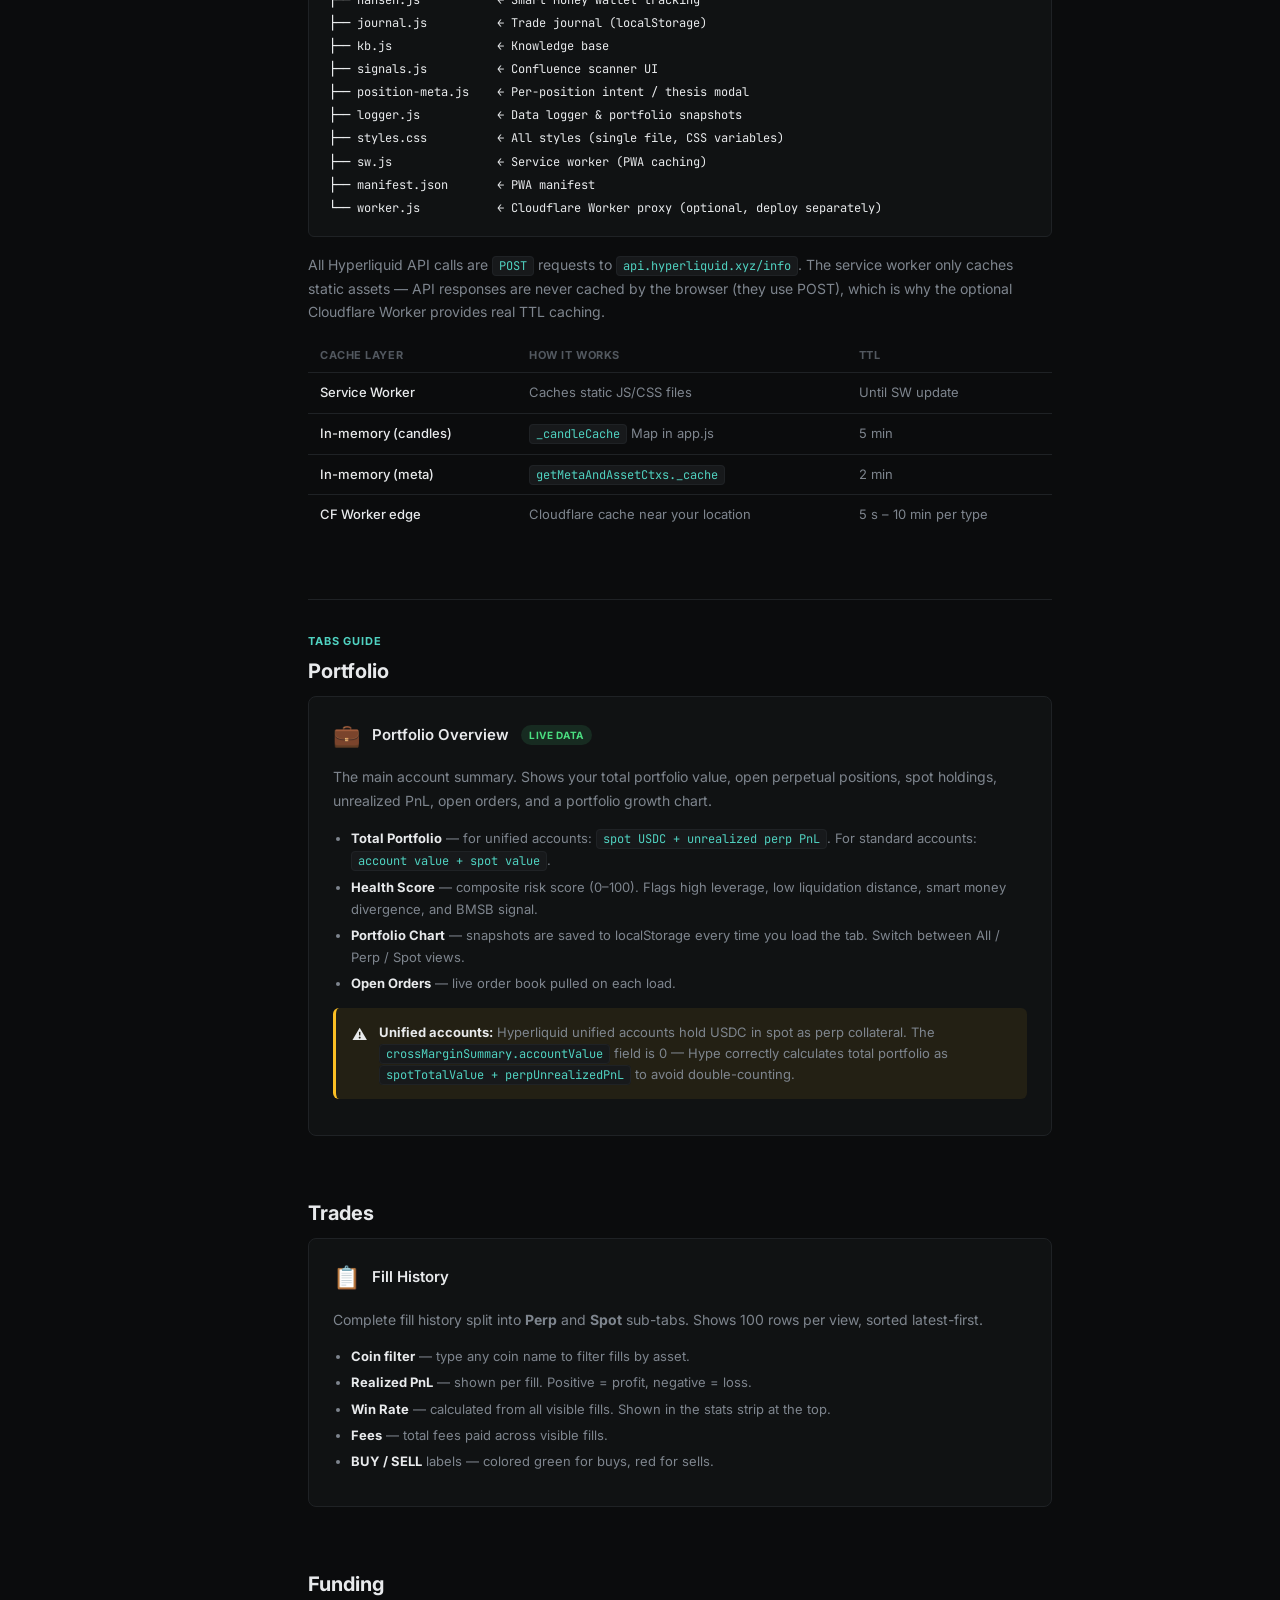
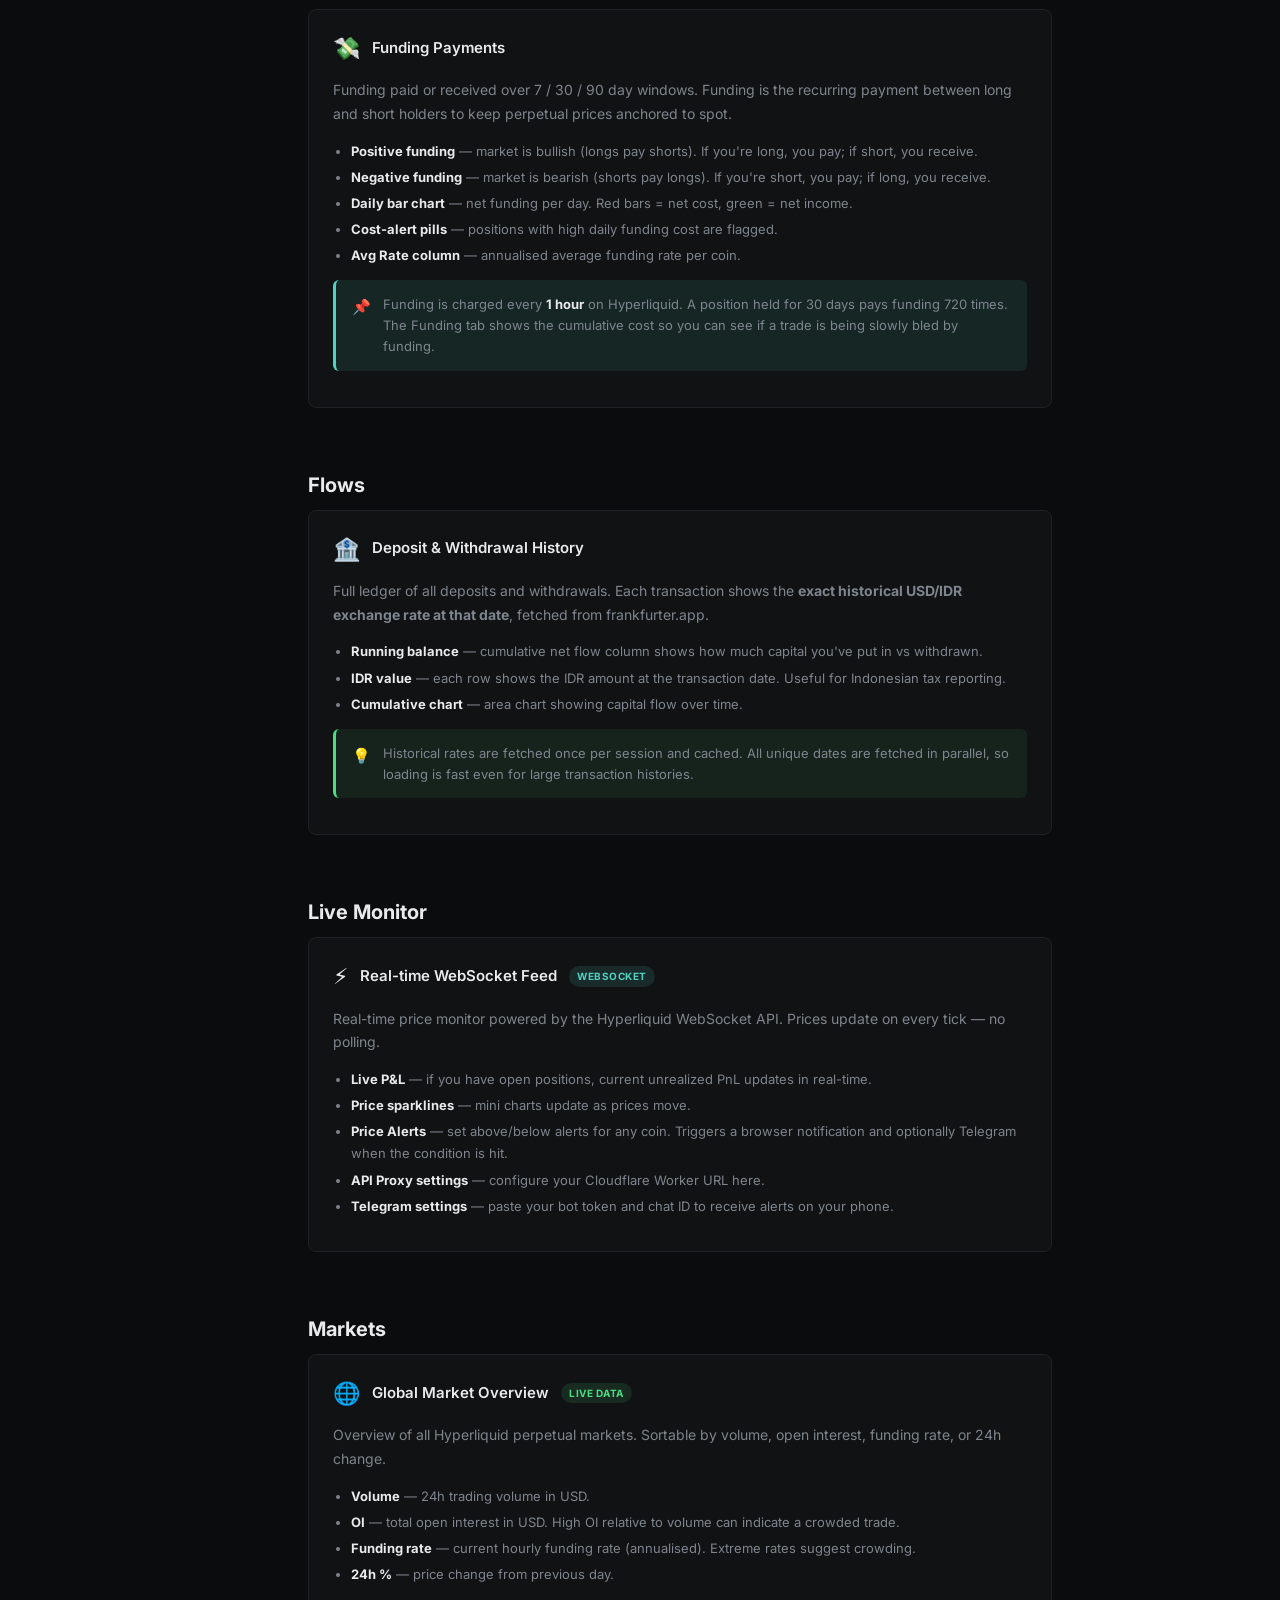
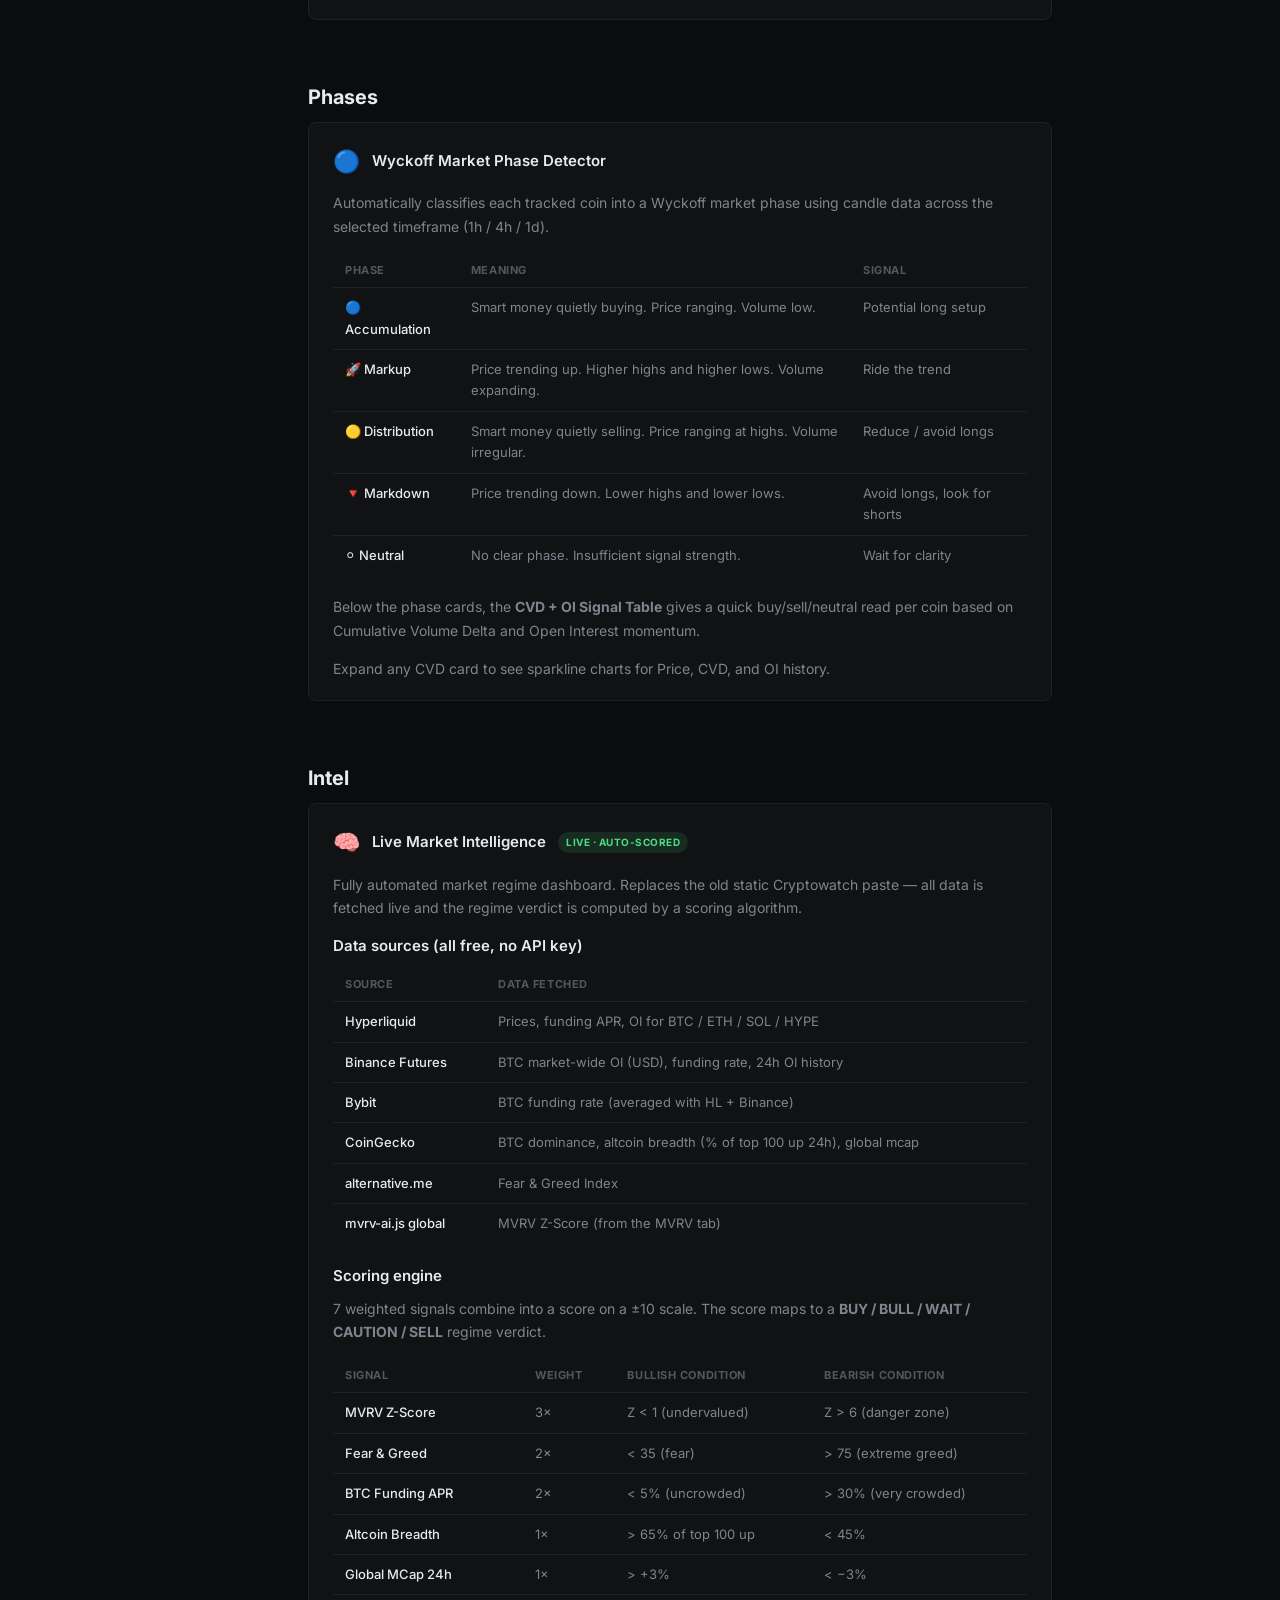
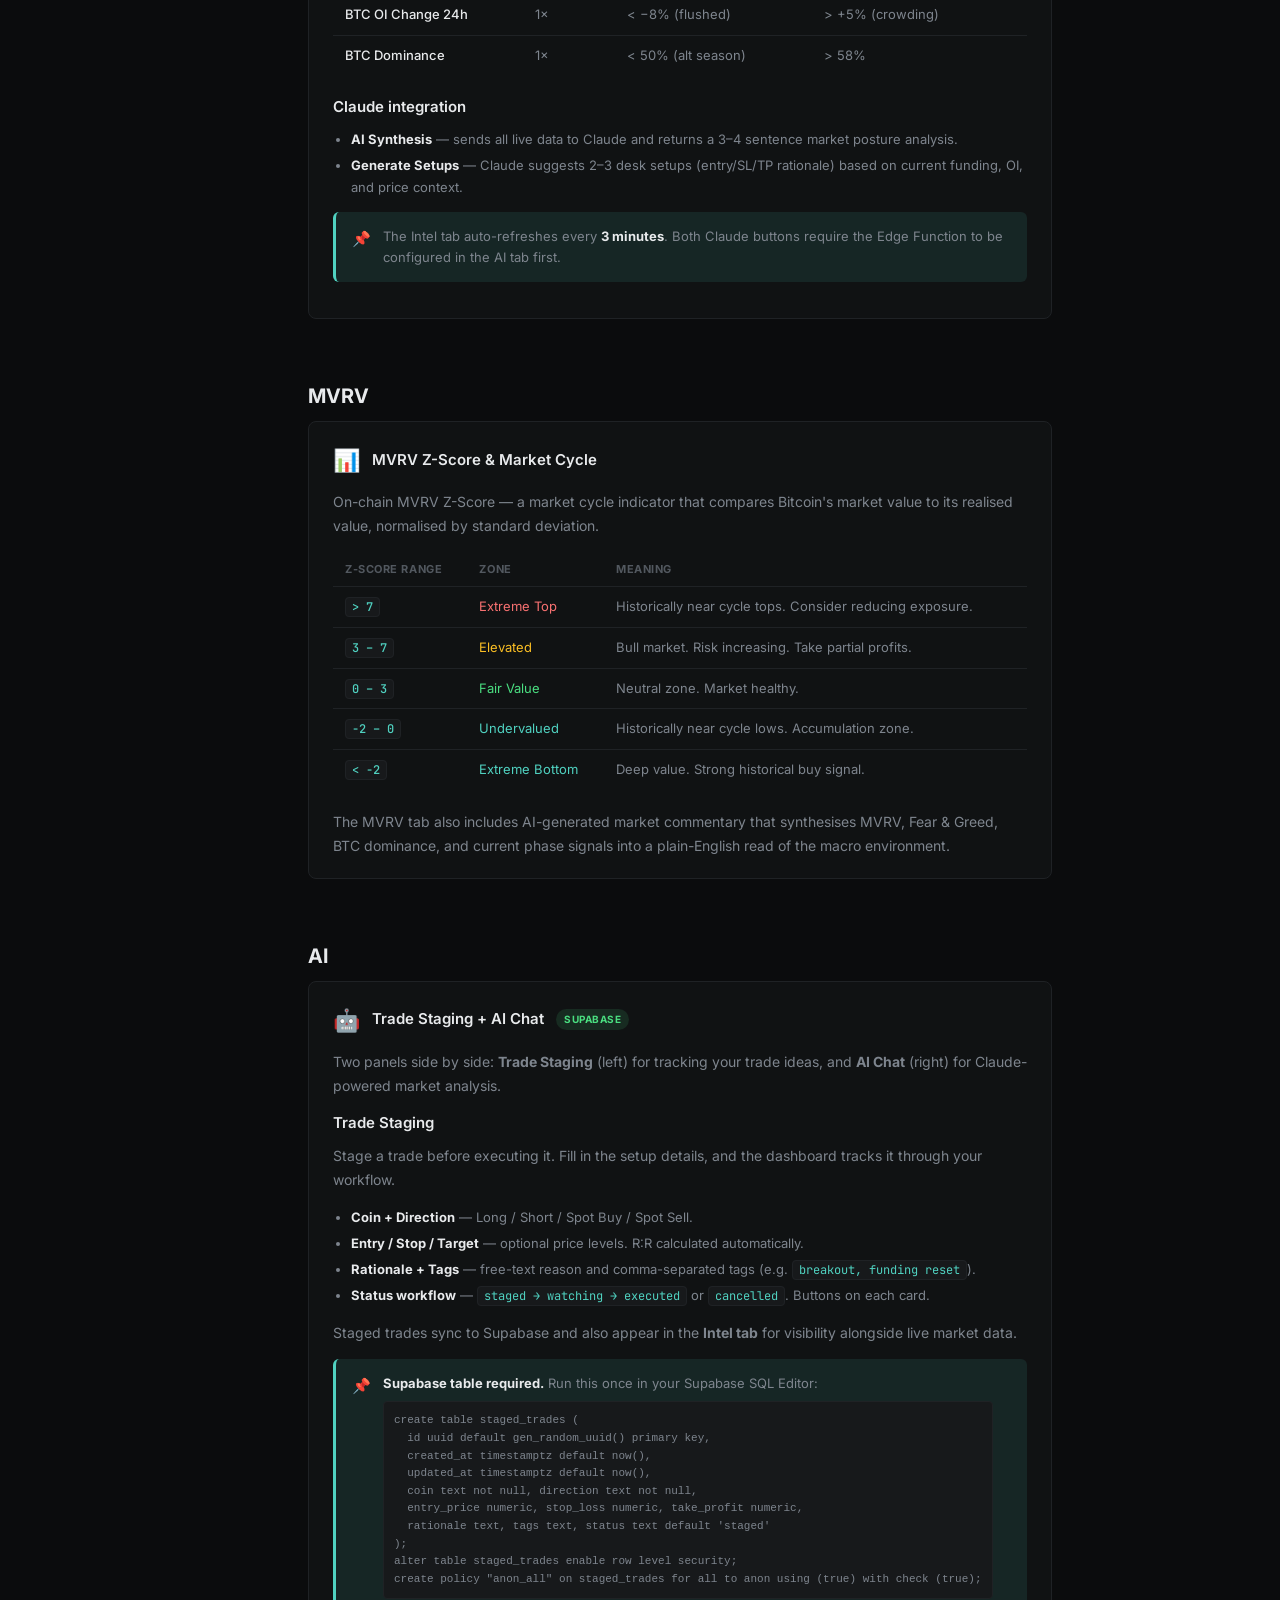
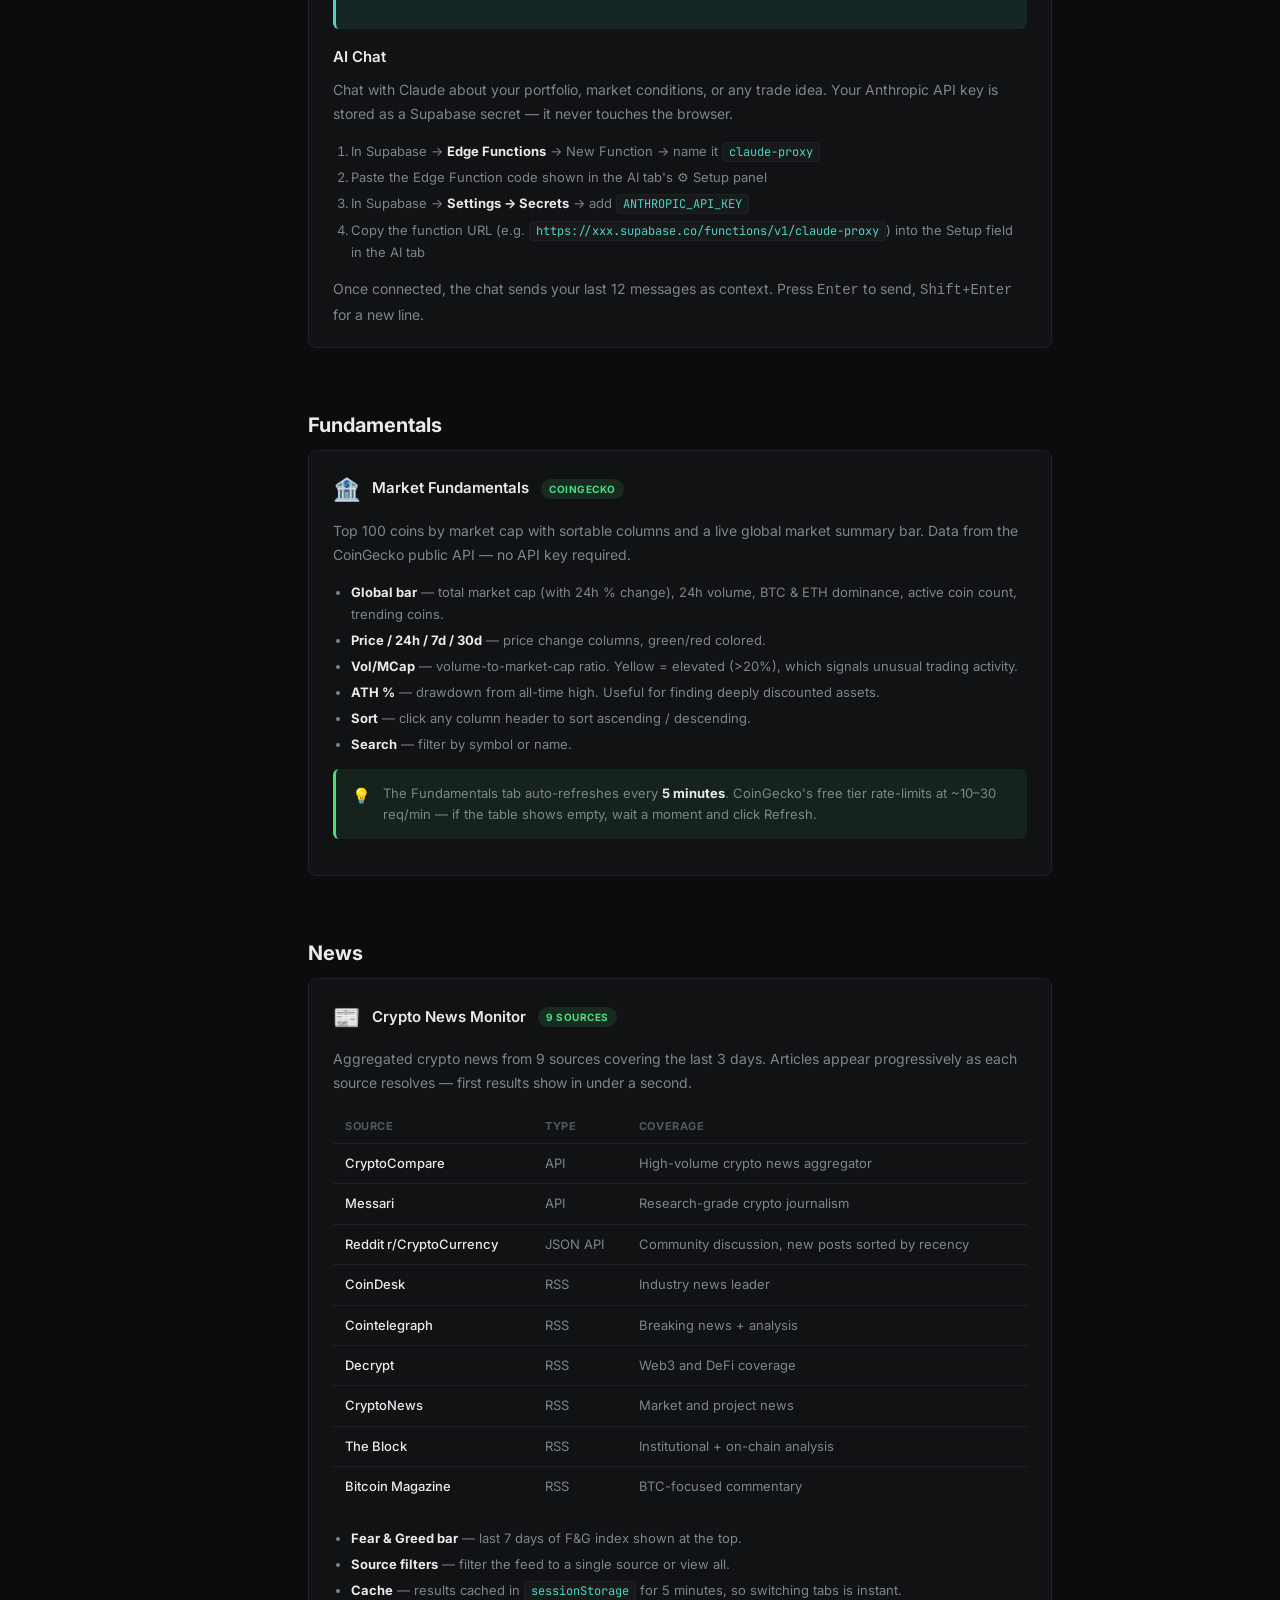
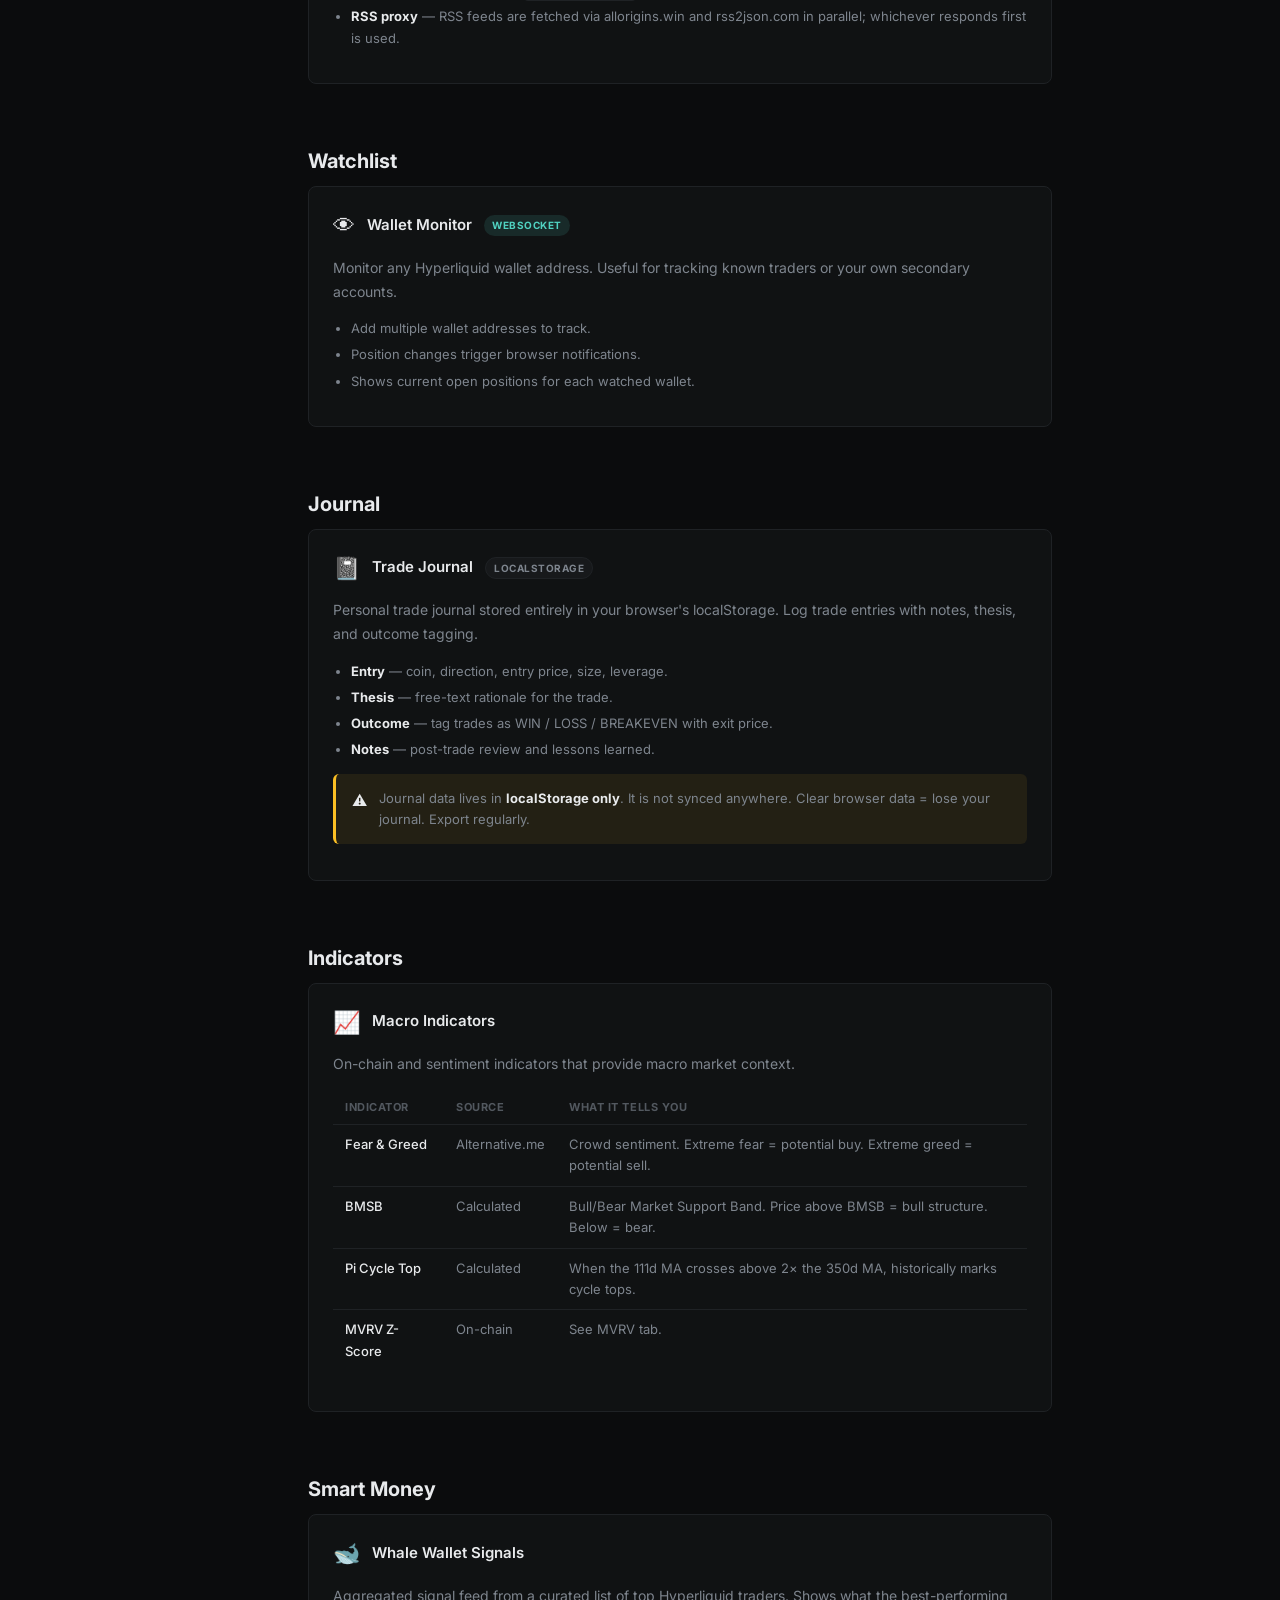
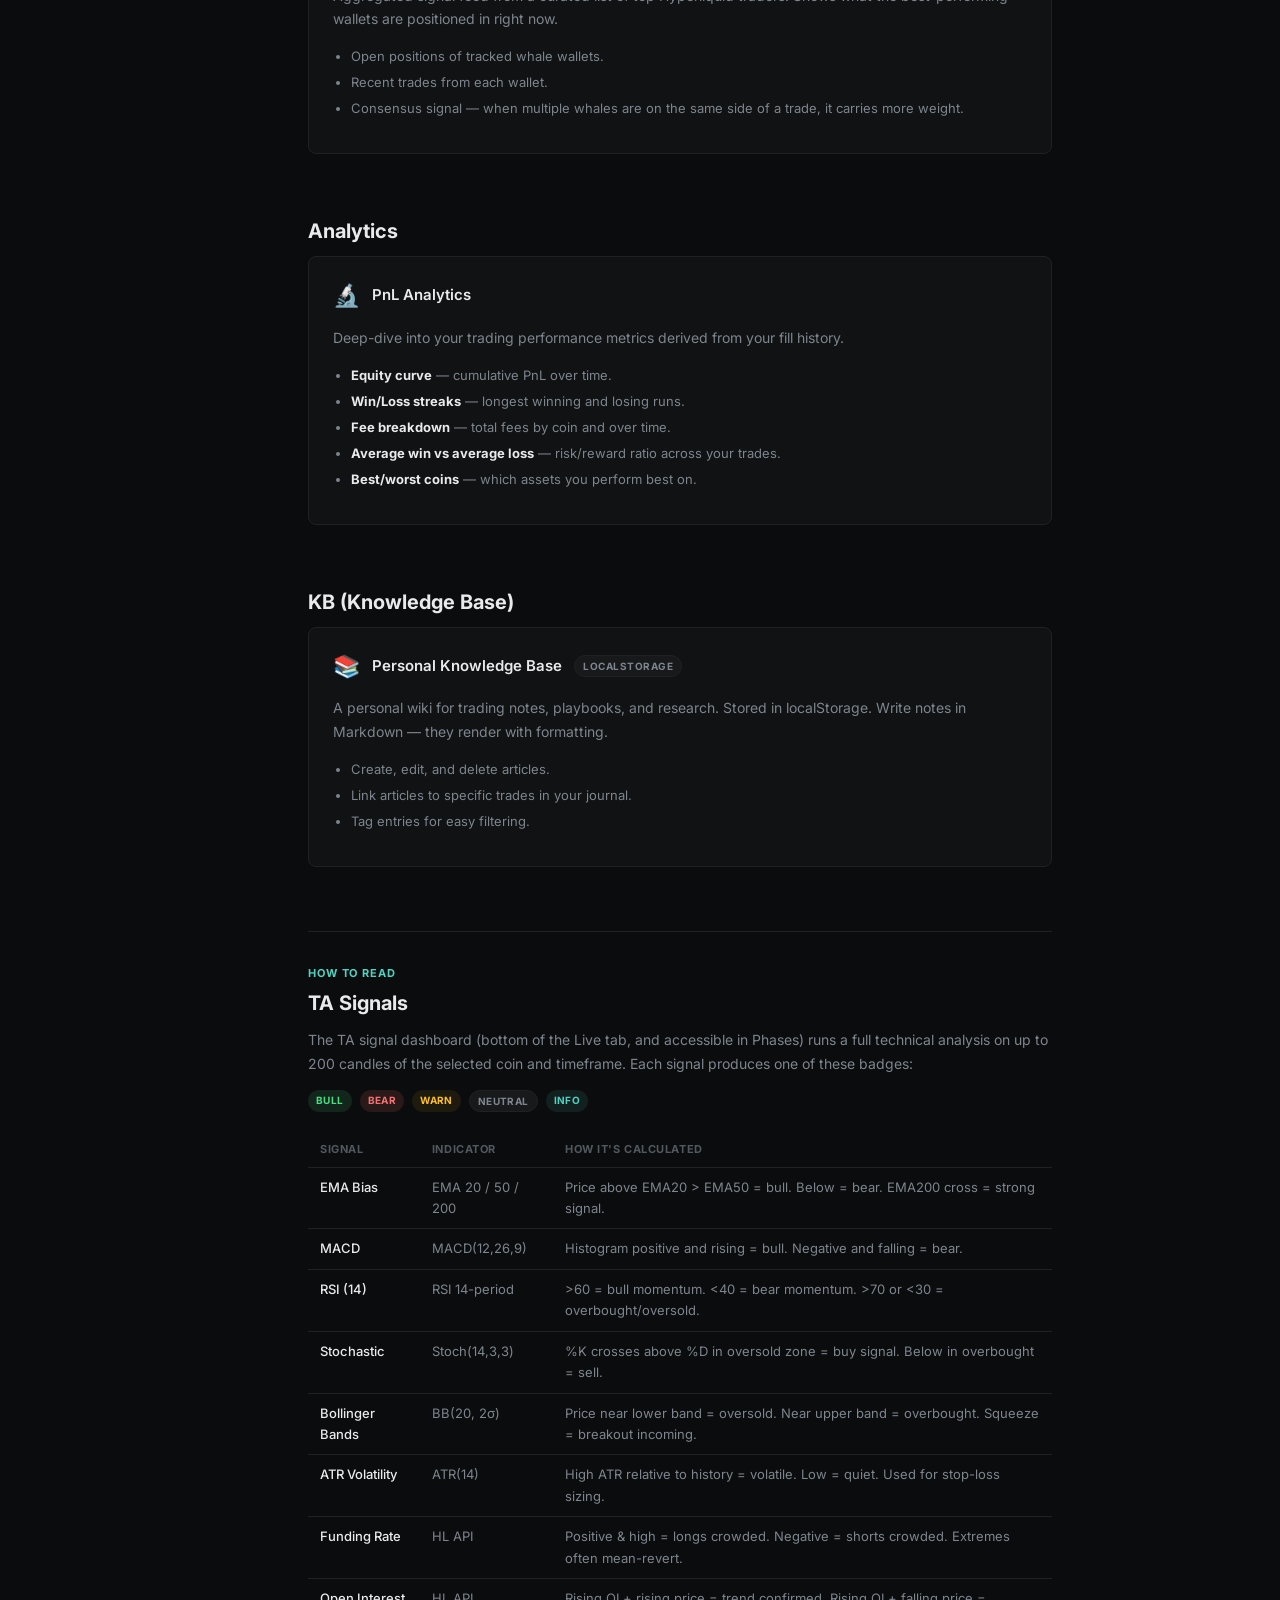
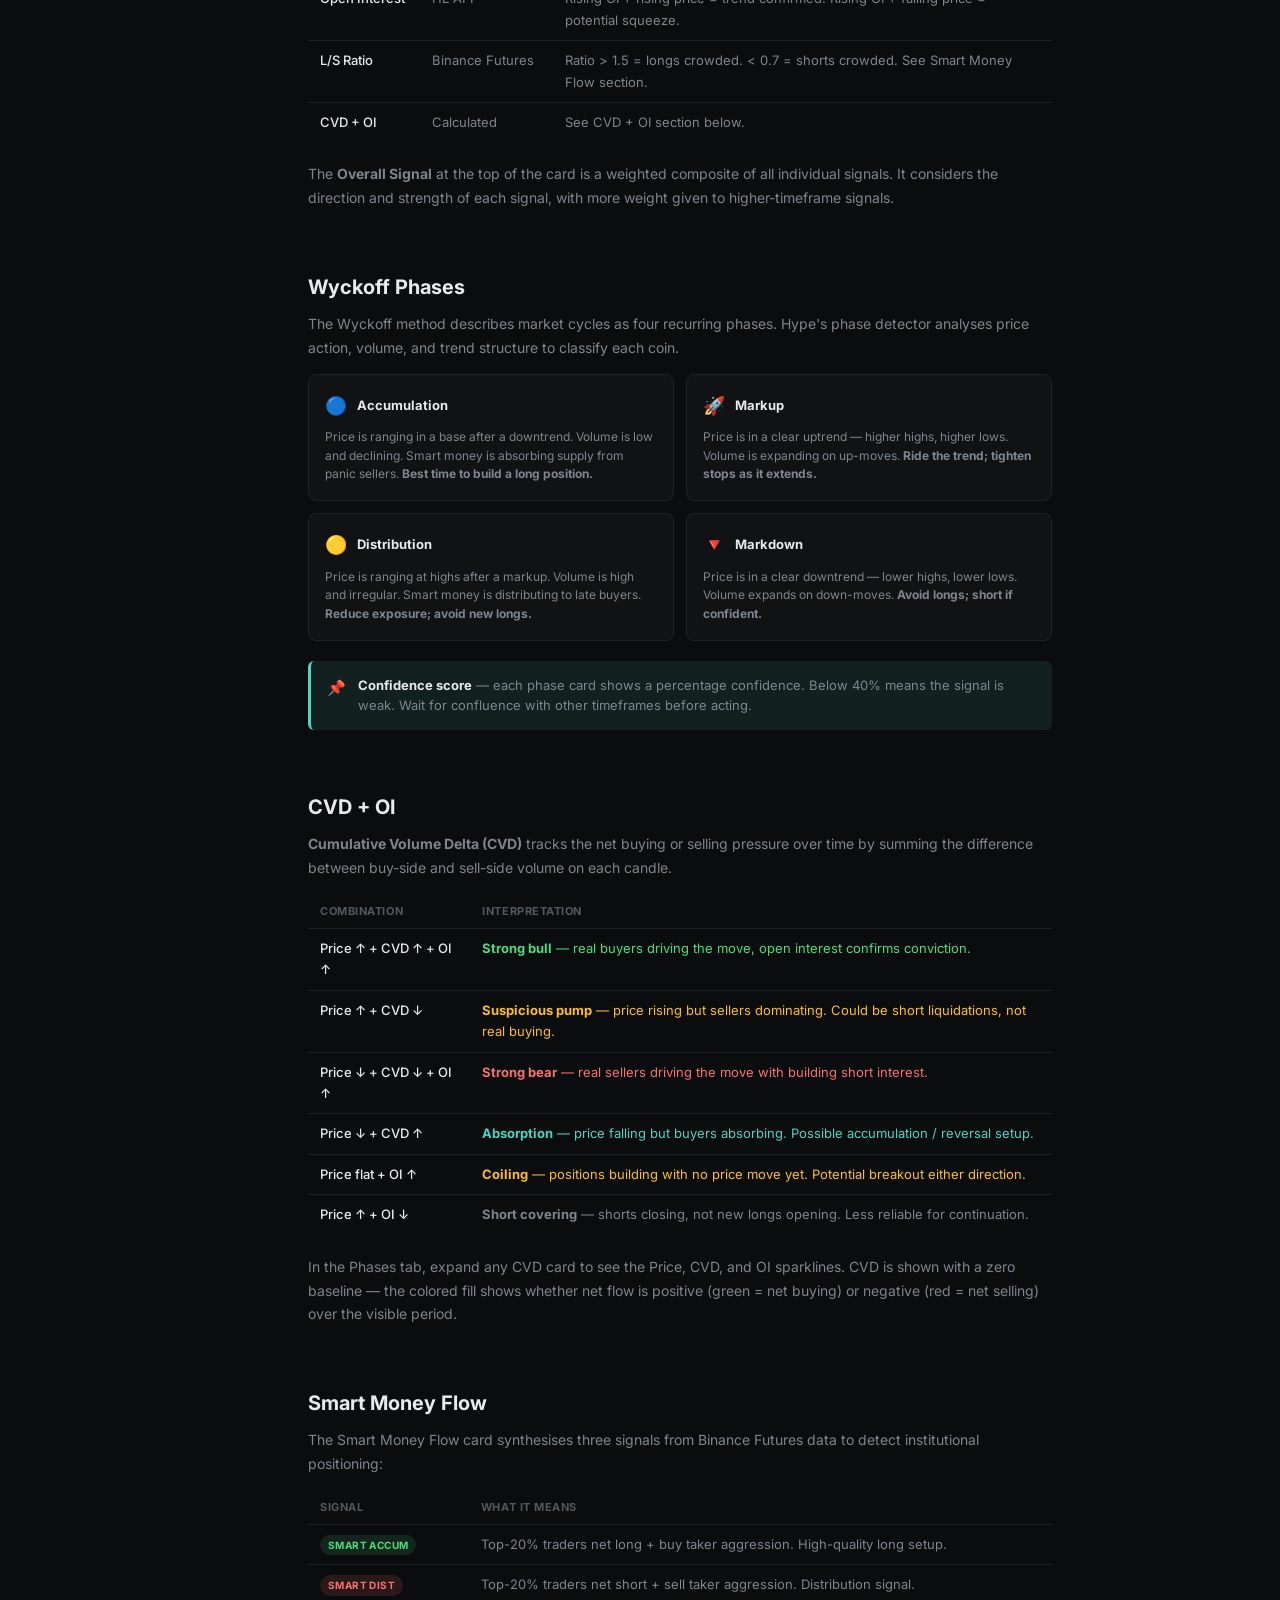
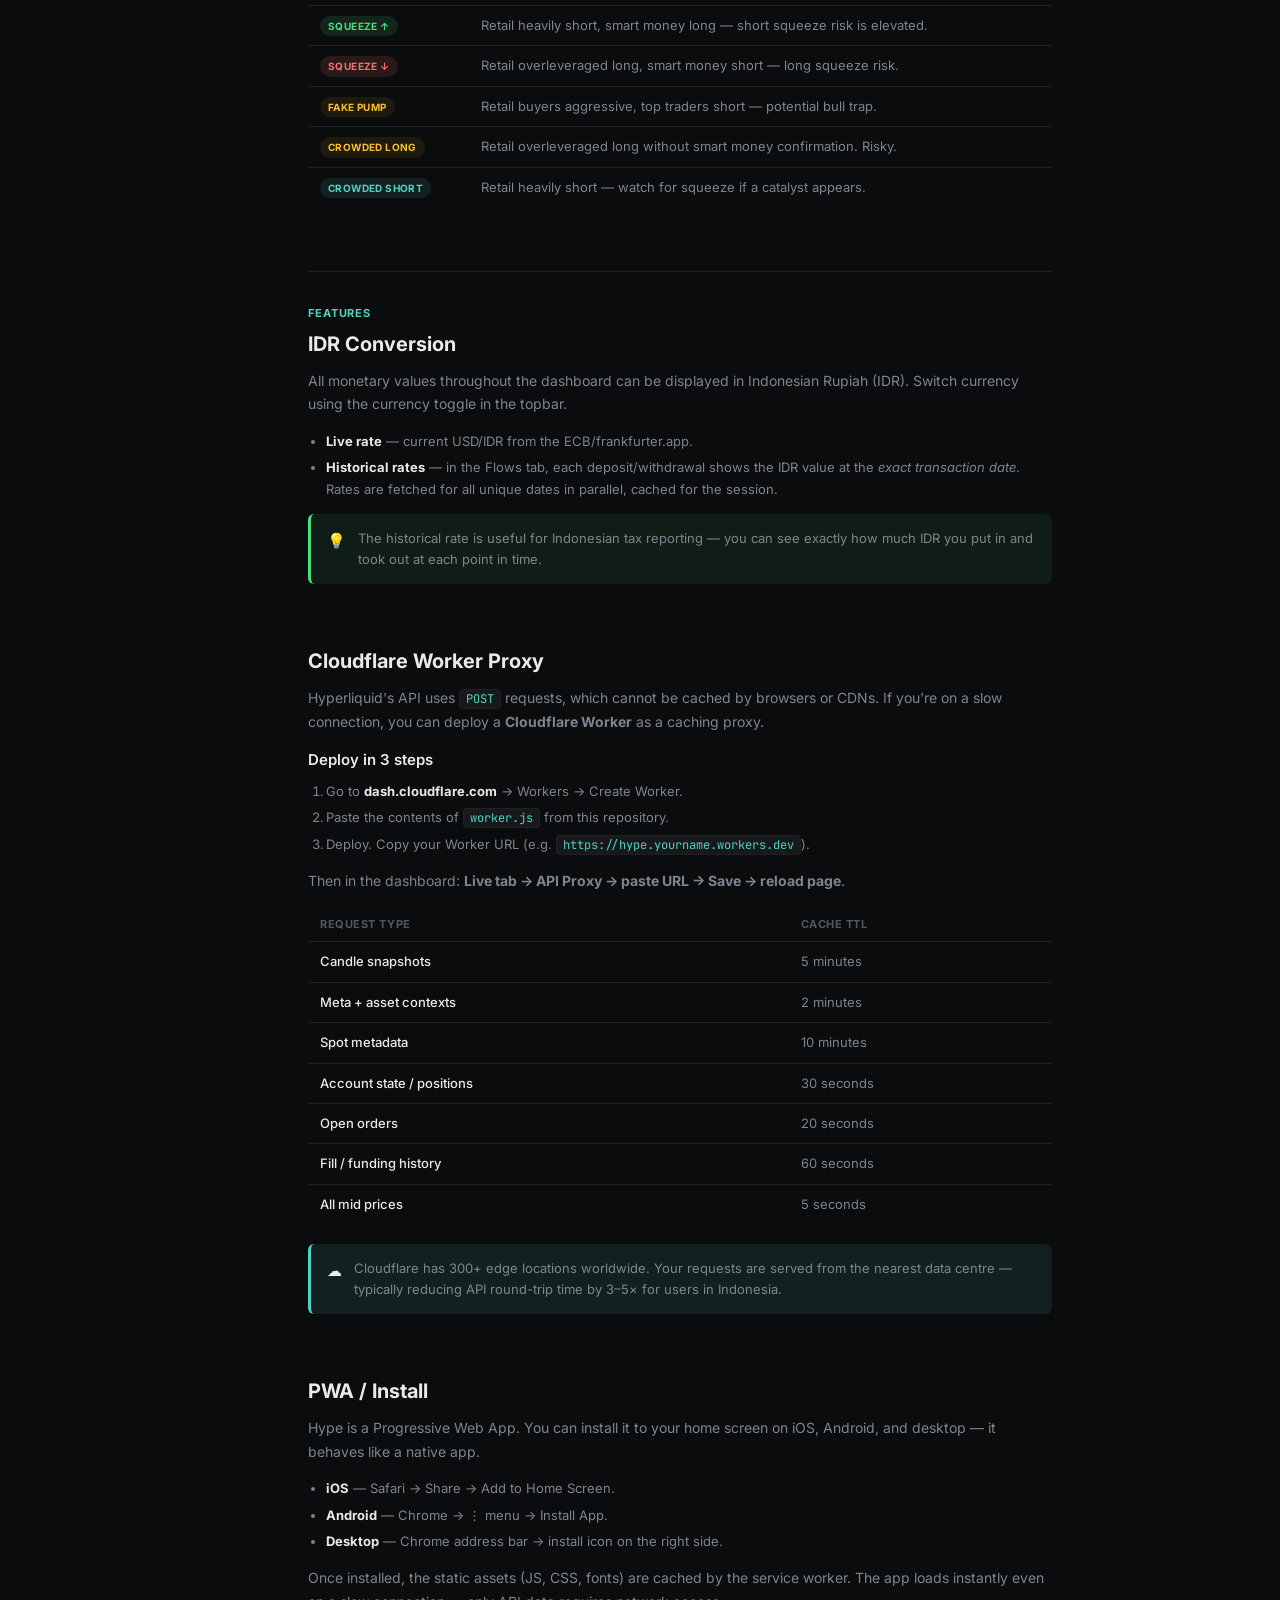
<file: docs.html>
<!DOCTYPE html>
<html lang="en">
<head>
  <meta charset="UTF-8">
  <meta name="viewport" content="width=device-width,initial-scale=1.0">
  <meta name="theme-color" content="#0b0c0d">
  <title>Hype — Documentation</title>
  <link rel="icon" href="icons/icon.svg" type="image/svg+xml">
  <link rel="icon" href="icons/icon-192.png" type="image/png">
  <link rel="preconnect" href="https://fonts.googleapis.com">
  <link href="https://fonts.googleapis.com/css2?family=Inter:wght@400;500;600;700;800&family=JetBrains+Mono:wght@400;500&display=swap" rel="stylesheet">
  <style>
    :root {
      --bg:            #0b0c0d;
      --surface:       #101213;
      --surface2:      #17191b;
      --border:        #1f2225;
      --border-strong: #31353a;
      --text:          #e8eaec;
      --text-muted:    #7e858e;
      --text-faint:    #52585f;
      --accent:        #50d2c1;
      --accent-text:   #04231e;
      --accent-subtle: rgba(80,210,193,0.10);
      --accent-glow:   rgba(80,210,193,0.30);
      --green:         #4ade80;
      --green-bg:      rgba(74,222,128,0.08);
      --red:           #f87171;
      --red-bg:        rgba(248,113,113,0.08);
      --yellow:        #fbbf24;
      --yellow-bg:     rgba(251,191,36,0.08);
      --font:          'Inter', system-ui, sans-serif;
      --mono:          'JetBrains Mono', monospace;
      --sidebar-w:     260px;
      --topbar-h:      52px;
      --radius:        6px;
    }
    *, *::before, *::after { box-sizing: border-box; margin: 0; padding: 0; -webkit-tap-highlight-color: transparent; }
    html { scroll-behavior: smooth; }
    body {
      background: var(--bg); color: var(--text);
      font-family: var(--font); font-size: 14px; line-height: 1.65;
      -webkit-font-smoothing: antialiased; -moz-osx-font-smoothing: grayscale;
      text-rendering: optimizeLegibility;
    }
    ::selection { background: rgba(80,210,193,0.28); color: #fff; }
    :focus-visible { outline: 2px solid var(--accent-glow); outline-offset: 1px; border-radius: 5px; }
    ::-webkit-scrollbar       { width: 6px; height: 6px; }
    ::-webkit-scrollbar-track { background: transparent; }
    ::-webkit-scrollbar-thumb { background: var(--border-strong); border-radius: 3px; }
    ::-webkit-scrollbar-thumb:hover { background: var(--text-faint); }

    /* ── Topbar ── */
    .topbar {
      position: fixed; top: 0; left: 0; right: 0; z-index: 100;
      height: var(--topbar-h);
      background: var(--surface);
      border-bottom: 1px solid var(--border);
      display: flex; align-items: center; gap: 0;
    }
    .topbar-logo {
      width: var(--sidebar-w);
      height: 100%;
      display: flex; align-items: center; gap: 8px;
      padding: 0 16px;
      border-right: 1px solid var(--border);
      flex-shrink: 0;
      text-decoration: none;
      user-select: none;
    }
    .brand-bolt {
      width: 18px; height: 18px; flex-shrink: 0;
      fill: var(--accent); stroke: none;
      filter: drop-shadow(0 0 6px var(--accent-glow));
    }
    .brand-name { font-weight: 800; font-size: 15px; letter-spacing: -0.02em; color: var(--text); }
    .brand-tag {
      font-size: 8px; font-weight: 700; letter-spacing: 0.16em;
      color: var(--text-faint); border: 1px solid var(--border);
      padding: 2px 5px; border-radius: 4px; margin-top: 1px;
    }
    .topbar-right {
      flex: 1; display: flex; align-items: center; justify-content: space-between;
      padding: 0 24px;
    }
    .topbar-title { font-size: 13px; font-weight: 500; color: var(--text-muted); }
    .back-btn {
      display: flex; align-items: center; gap: 6px;
      font-size: 11.5px; font-weight: 500; color: var(--text-muted);
      text-decoration: none; padding: 4px 10px; min-height: 28px;
      border: 1px solid var(--border); border-radius: 7px;
      background: transparent; transition: all .13s;
    }
    .back-btn:hover { color: var(--text); background: var(--surface2); border-color: var(--border-strong); }

    /* ── Layout ── */
    .layout {
      display: flex;
      padding-top: var(--topbar-h);
      min-height: 100vh;
    }

    /* ── Sidebar ── */
    .sidebar {
      width: var(--sidebar-w);
      flex-shrink: 0;
      position: fixed;
      top: var(--topbar-h);
      bottom: 0;
      left: 0;
      overflow-y: auto;
      background: var(--surface);
      border-right: 1px solid var(--border);
      padding: 8px 0 40px;
      scrollbar-width: none;
    }
    .sidebar::-webkit-scrollbar { display: none; }

    .nav-group { margin-bottom: 6px; }
    .nav-group-label {
      display: block; padding: 14px 16px 5px;
      font-size: 9.5px; font-weight: 700; letter-spacing: .1em;
      text-transform: uppercase; color: var(--text-faint);
      user-select: none;
    }
    .nav-group:first-child .nav-group-label { padding-top: 8px; }
    .nav-link {
      position: relative;
      display: flex; align-items: center; gap: 9px;
      margin: 1px 8px; padding: 6px 9px;
      border-radius: 7px;
      font-size: 12.5px; font-weight: 500; color: var(--text-muted);
      text-decoration: none; cursor: pointer;
      transition: color .12s, background .12s;
      line-height: 1.3; user-select: none;
    }
    .nav-link:hover { color: var(--text); background: var(--surface2); }
    .nav-link.active { color: var(--accent); background: var(--accent-subtle); font-weight: 600; }
    .nav-link.active::before {
      content: ''; position: absolute; left: -8px; top: 7px; bottom: 7px;
      width: 2px; border-radius: 2px; background: var(--accent);
    }
    .nav-link .icon { font-size: 13px; width: 18px; text-align: center; flex-shrink: 0; }

    /* ── Main content ── */
    .main {
      flex: 1;
      margin-left: var(--sidebar-w);
      max-width: 840px;
      padding: 48px 48px 120px;
    }

    /* ── Section ── */
    .doc-section {
      margin-bottom: 64px;
      scroll-margin-top: calc(var(--topbar-h) + 24px);
    }

    .section-eyebrow {
      font-size: 11px; font-weight: 700; letter-spacing: .08em;
      text-transform: uppercase; color: var(--accent);
      margin-bottom: 8px;
    }
    h1 { font-size: 28px; font-weight: 800; line-height: 1.2; margin-bottom: 14px; }
    h2 { font-size: 20px; font-weight: 700; line-height: 1.3; margin-bottom: 12px; color: var(--text); }
    h3 { font-size: 15px; font-weight: 600; margin-bottom: 8px; color: var(--text); }
    p  { color: var(--text-muted); margin-bottom: 14px; line-height: 1.7; }
    p:last-child { margin-bottom: 0; }

    /* ── Tab cards ── */
    .tab-grid {
      display: grid;
      grid-template-columns: repeat(auto-fill, minmax(240px, 1fr));
      gap: 12px;
      margin-bottom: 24px;
    }
    .tab-card {
      background: var(--surface);
      border: 1px solid var(--border);
      border-radius: 8px;
      padding: 16px;
      transition: border-color .15s, background .15s;
    }
    .tab-card:hover { border-color: var(--border-strong); background: var(--surface2); }
    .tab-card-header {
      display: flex; align-items: center; gap: 10px; margin-bottom: 8px;
    }
    .tab-icon { font-size: 18px; }
    .tab-name { font-size: 13px; font-weight: 700; color: var(--text); }
    .tab-desc { font-size: 12px; color: var(--text-muted); line-height: 1.55; }

    /* ── Detail section for each tab ── */
    .tab-detail {
      background: var(--surface);
      border: 1px solid var(--border);
      border-radius: 8px;
      padding: 20px 24px;
      margin-bottom: 16px;
    }
    .tab-detail-header {
      display: flex; align-items: center; gap: 12px; margin-bottom: 12px;
    }
    .tab-badge {
      font-size: 10px; font-weight: 700; letter-spacing: .05em;
      text-transform: uppercase; padding: 2px 8px;
      border-radius: 100px;
    }
    .badge-live { background: rgba(74,222,128,0.12); color: var(--green); }
    .badge-ws   { background: rgba(80,210,193,0.12); color: var(--accent); }
    .badge-local{ background: var(--surface2); color: var(--text-muted); border: 1px solid var(--border); }

    /* ── Lists ── */
    ul.doc-list, ol.doc-list {
      padding-left: 18px; margin-bottom: 14px;
    }
    ul.doc-list li, ol.doc-list li {
      color: var(--text-muted); font-size: 13px; line-height: 1.7; margin-bottom: 4px;
    }
    ul.doc-list li b, ol.doc-list li b { color: var(--text); }

    /* ── Callout boxes ── */
    .callout {
      display: flex; gap: 12px; align-items: flex-start;
      padding: 14px 16px;
      border-radius: var(--radius);
      margin-bottom: 16px;
      border-left: 3px solid;
    }
    .callout-icon { font-size: 15px; margin-top: 1px; flex-shrink: 0; }
    .callout-body { font-size: 13px; color: var(--text-muted); line-height: 1.6; }
    .callout-body b { color: var(--text); }
    .callout.tip    { background: var(--green-bg);  border-color: var(--green);  }
    .callout.info   { background: var(--accent-subtle); border-color: var(--accent); }
    .callout.warn   { background: var(--yellow-bg); border-color: var(--yellow); }
    .callout.danger { background: var(--red-bg);    border-color: var(--red);    }

    /* ── Code / mono ── */
    code {
      font-family: var(--mono);
      font-size: 12px;
      background: var(--surface2);
      border: 1px solid var(--border);
      padding: 1px 6px;
      border-radius: 4px;
      color: var(--accent);
    }
    pre {
      background: var(--surface);
      border: 1px solid var(--border);
      border-radius: var(--radius);
      padding: 16px 20px;
      overflow-x: auto;
      margin-bottom: 16px;
    }
    pre code {
      background: none; border: none; padding: 0; font-size: 12px;
      color: var(--text); line-height: 1.7;
    }

    /* ── Signal badges (matching app) ── */
    .sig {
      display: inline-block;
      font-size: 10px; font-weight: 700; letter-spacing: .04em;
      padding: 2px 8px; border-radius: 100px;
      text-transform: uppercase;
    }
    .sig-bull  { background: rgba(74,222,128,0.12);  color: var(--green); }
    .sig-bear  { background: rgba(248,113,113,0.12); color: var(--red); }
    .sig-warn  { background: var(--yellow-bg);       color: var(--yellow); }
    .sig-neut  { background: var(--surface2);        color: var(--text-muted); border: 1px solid var(--border); }
    .sig-info  { background: var(--accent-subtle);   color: var(--accent); }

    /* ── Table ── */
    .doc-table {
      width: 100%; border-collapse: collapse;
      margin-bottom: 20px; font-size: 13px;
    }
    .doc-table th {
      text-align: left; padding: 8px 12px;
      font-size: 11px; font-weight: 700; letter-spacing: .05em; text-transform: uppercase;
      color: var(--text-faint); border-bottom: 1px solid var(--border);
    }
    .doc-table td {
      padding: 9px 12px;
      color: var(--text-muted);
      border-bottom: 1px solid var(--border);
      vertical-align: top;
    }
    .doc-table td:first-child { color: var(--text); font-weight: 500; }
    .doc-table tr:last-child td { border-bottom: none; }

    /* ── Divider ── */
    .divider { border: none; border-top: 1px solid var(--border); margin: 32px 0; }

    /* ── Prev / Next navigation ── */
    .page-nav {
      display: flex; justify-content: space-between; align-items: stretch;
      gap: 12px; margin-top: 64px; padding-top: 32px;
      border-top: 1px solid var(--border);
    }
    .page-nav-btn {
      display: flex; flex-direction: column; gap: 3px;
      padding: 14px 18px; flex: 1; max-width: 48%;
      background: var(--surface); border: 1px solid var(--border);
      border-radius: 8px; text-decoration: none; cursor: pointer;
      transition: border-color .15s, background .15s;
    }
    .page-nav-btn:hover { border-color: var(--accent); background: var(--surface2); }
    .page-nav-btn.next { text-align: right; }
    .page-nav-btn.hidden { visibility: hidden; pointer-events: none; }
    .page-nav-dir {
      font-size: 11px; font-weight: 600; letter-spacing: .05em;
      text-transform: uppercase; color: var(--text-faint);
    }
    .page-nav-title { font-size: 13px; font-weight: 600; color: var(--accent); }

    /* ── Back to top ── */
    .back-to-top {
      position: fixed; bottom: 24px; right: 24px; z-index: 200;
      width: 38px; height: 38px;
      background: var(--surface); border: 1px solid var(--border-strong);
      border-radius: 50%; cursor: pointer;
      display: flex; align-items: center; justify-content: center;
      font-size: 15px; color: var(--text-muted);
      box-shadow: 0 4px 12px rgba(0,0,0,0.5);
      opacity: 0; pointer-events: none;
      transition: opacity .2s, color .15s, border-color .15s;
    }
    .back-to-top.visible { opacity: 1; pointer-events: auto; }
    .back-to-top:hover { color: var(--accent); border-color: var(--accent); }

    /* ── Mobile sidebar toggle ── */
    .sidebar-toggle {
      display: none;
      position: fixed; bottom: 72px; right: 20px; z-index: 200;
      width: 44px; height: 44px;
      background: var(--accent); color: var(--accent-text);
      border: none; border-radius: 50%; cursor: pointer;
      font-size: 18px; align-items: center; justify-content: center;
      box-shadow: 0 4px 16px var(--accent-glow);
    }
    .sidebar-overlay {
      display: none; position: fixed; inset: 0; z-index: 150;
      background: rgba(0,0,0,0.7); backdrop-filter: blur(2px);
    }

    @media (max-width: 768px) {
      :root { --sidebar-w: 260px; }
      .topbar-logo { width: auto; border-right: none; padding: 0 16px; }
      .main { margin-left: 0; padding: 24px 18px 80px; }
      .sidebar {
        transform: translateX(-100%);
        transition: transform .25s cubic-bezier(.4,0,.2,1);
        z-index: 160;
        background: var(--surface);
      }
      .sidebar.open { transform: translateX(0); }
      .sidebar-toggle { display: flex; }
      .sidebar-overlay.open { display: block; }
      .tab-grid { grid-template-columns: 1fr; }
      .page-nav-btn { max-width: 50%; padding: 12px 14px; }
    }
  </style>
</head>
<body>

<!-- Topbar -->
<header class="topbar">
  <a class="topbar-logo" href="index.html">
    <svg class="brand-bolt" viewBox="0 0 24 24" aria-hidden="true"><path d="M13 2 3 14h9l-1 8 10-12h-9l1-8z"/></svg>
    <span class="brand-name">Hype</span>
    <span class="brand-tag">DOCS</span>
  </a>
  <div class="topbar-right">
    <span class="topbar-title">Documentation</span>
    <a class="back-btn" href="index.html">← Back to App</a>
  </div>
</header>

<!-- Sidebar overlay (mobile) -->
<div class="sidebar-overlay" id="sidebar-overlay" onclick="closeSidebar()"></div>

<div class="layout">

  <!-- Sidebar -->
  <nav class="sidebar" id="sidebar">
    <div class="nav-group">
      <span class="nav-group-label">Overview</span>
      <a class="nav-link active" href="#about" onclick="setActive(this)">
        <span class="icon">📖</span> About Hype
      </a>
      <a class="nav-link" href="#getting-started" onclick="setActive(this)">
        <span class="icon">🚀</span> Getting Started
      </a>
      <a class="nav-link" href="#architecture" onclick="setActive(this)">
        <span class="icon">🏗</span> Architecture
      </a>
    </div>

    <div class="nav-group">
      <span class="nav-group-label">Tabs Guide</span>
      <a class="nav-link" href="#tab-portfolio" onclick="setActive(this)">
        <span class="icon">💼</span> Portfolio
      </a>
      <a class="nav-link" href="#tab-trades" onclick="setActive(this)">
        <span class="icon">📋</span> Trades
      </a>
      <a class="nav-link" href="#tab-funding" onclick="setActive(this)">
        <span class="icon">💸</span> Funding
      </a>
      <a class="nav-link" href="#tab-flows" onclick="setActive(this)">
        <span class="icon">🏦</span> Flows
      </a>
      <a class="nav-link" href="#tab-live" onclick="setActive(this)">
        <span class="icon">⚡</span> Live Monitor
      </a>
      <a class="nav-link" href="#tab-markets" onclick="setActive(this)">
        <span class="icon">🌐</span> Markets
      </a>
      <a class="nav-link" href="#tab-phases" onclick="setActive(this)">
        <span class="icon">🔵</span> Phases
      </a>
      <a class="nav-link" href="#tab-intel" onclick="setActive(this)">
        <span class="icon">🧠</span> Intel
      </a>
      <a class="nav-link" href="#tab-mvrv" onclick="setActive(this)">
        <span class="icon">📊</span> MVRV
      </a>
      <a class="nav-link" href="#tab-ai" onclick="setActive(this)">
        <span class="icon">🤖</span> AI · Trade Staging
      </a>
      <a class="nav-link" href="#tab-fundamentals" onclick="setActive(this)">
        <span class="icon">🏦</span> Fundamentals
      </a>
      <a class="nav-link" href="#tab-news" onclick="setActive(this)">
        <span class="icon">📰</span> News
      </a>
      <a class="nav-link" href="#tab-watchlist" onclick="setActive(this)">
        <span class="icon">👁</span> Watchlist
      </a>
      <a class="nav-link" href="#tab-journal" onclick="setActive(this)">
        <span class="icon">📓</span> Journal
      </a>
      <a class="nav-link" href="#tab-indicators" onclick="setActive(this)">
        <span class="icon">📈</span> Indicators
      </a>
      <a class="nav-link" href="#tab-smartmoney" onclick="setActive(this)">
        <span class="icon">🐋</span> Smart Money
      </a>
      <a class="nav-link" href="#tab-analytics" onclick="setActive(this)">
        <span class="icon">🔬</span> Analytics
      </a>
      <a class="nav-link" href="#tab-kb" onclick="setActive(this)">
        <span class="icon">📚</span> KB
      </a>
    </div>

    <div class="nav-group">
      <span class="nav-group-label">How to Read</span>
      <a class="nav-link" href="#reading-signals" onclick="setActive(this)">
        <span class="icon">🎯</span> TA Signals
      </a>
      <a class="nav-link" href="#reading-phases" onclick="setActive(this)">
        <span class="icon">🔄</span> Wyckoff Phases
      </a>
      <a class="nav-link" href="#reading-cvd" onclick="setActive(this)">
        <span class="icon">🌊</span> CVD + OI
      </a>
      <a class="nav-link" href="#reading-smartmoney" onclick="setActive(this)">
        <span class="icon">💡</span> Smart Money Flow
      </a>
    </div>

    <div class="nav-group">
      <span class="nav-group-label">Features</span>
      <a class="nav-link" href="#feature-idr" onclick="setActive(this)">
        <span class="icon">🇮🇩</span> IDR Conversion
      </a>
      <a class="nav-link" href="#feature-proxy" onclick="setActive(this)">
        <span class="icon">☁️</span> CF Worker Proxy
      </a>
      <a class="nav-link" href="#feature-pwa" onclick="setActive(this)">
        <span class="icon">📱</span> PWA / Install
      </a>
      <a class="nav-link" href="#feature-alerts" onclick="setActive(this)">
        <span class="icon">🔔</span> Alerts & Telegram
      </a>
    </div>

    <div class="nav-group">
      <span class="nav-group-label">Reference</span>
      <a class="nav-link" href="#changelog" onclick="setActive(this)">
        <span class="icon">📋</span> Changelog
      </a>
      <a class="nav-link" href="#faq" onclick="setActive(this)">
        <span class="icon">❓</span> FAQ
      </a>
    </div>
  </nav>

  <!-- Main content -->
  <main class="main">

    <!-- ABOUT -->
    <section class="doc-section" id="about">
      <div class="section-eyebrow">Introduction</div>
      <h1>Hype Dashboard</h1>
      <p>Hype is a personal trading dashboard for <b style="color:var(--text)">Hyperliquid</b> — a high-performance decentralised perpetuals and spot exchange. The entire dashboard runs in your browser with no backend required. It reads your wallet data directly from the Hyperliquid public API and connects over WebSocket for live price feeds.</p>
      <p>No sign-in, no API keys, no server. Enter any wallet address — yours or anyone else's — and get a full read-only view of their portfolio, trades, funding history, and more.</p>

      <div class="callout info">
        <span class="callout-icon">🔒</span>
        <div class="callout-body"><b>Read-only and non-custodial.</b> Hype never asks for your private key or signs any transactions. It only reads public data from the Hyperliquid API.</div>
      </div>

      <table class="doc-table">
        <thead><tr><th>Property</th><th>Value</th></tr></thead>
        <tbody>
          <tr><td>Live URL</td><td><code>ravellerh.github.io/Hype</code></td></tr>
          <tr><td>Data source</td><td>Hyperliquid public API + Binance Futures + CoinGecko</td></tr>
          <tr><td>Tech stack</td><td>Vanilla JS, CSS custom properties, Chart.js (minimal), SVG sparklines</td></tr>
          <tr><td>Real-time</td><td>Hyperliquid WebSocket API</td></tr>
          <tr><td>Exchange rates</td><td>frankfurter.app (historical USD/IDR)</td></tr>
          <tr><td>Backend required</td><td>No — optional Cloudflare Worker for edge caching</td></tr>
        </tbody>
      </table>
    </section>

    <!-- GETTING STARTED -->
    <section class="doc-section" id="getting-started">
      <div class="section-eyebrow">Setup</div>
      <h2>Getting Started</h2>
      <p>Open the dashboard at <code>ravellerh.github.io/Hype</code>. By default it loads a demo wallet. To view your own data:</p>
      <ol class="doc-list">
        <li>Click the <b>wallet address</b> in the top-right corner of the topbar.</li>
        <li>Paste your Hyperliquid wallet address (<code>0x…</code>).</li>
        <li>Press Enter — all tabs reload with your data.</li>
      </ol>
      <div class="callout tip">
        <span class="callout-icon">💡</span>
        <div class="callout-body">Your address is saved in <code>localStorage</code> so it persists across sessions. You can switch wallets any time — useful for tracking multiple accounts or watching a known trader.</div>
      </div>

      <h3>Optional: Speed up loading with a Cloudflare Worker</h3>
      <p>If you're on a slow connection (common in Indonesia), deploy a Cloudflare Worker proxy to get edge-cached API responses. See the <a href="#feature-proxy" style="color:var(--accent)">CF Worker Proxy</a> section for instructions. Once deployed, paste your Worker URL in <b>Live → API Proxy</b>.</p>
    </section>

    <!-- ARCHITECTURE -->
    <section class="doc-section" id="architecture">
      <div class="section-eyebrow">Technical</div>
      <h2>Architecture</h2>
      <p>The dashboard is a single-page application (SPA) with no build step. All logic lives in plain JavaScript files loaded by <code>index.html</code>.</p>
      <pre><code>Hype/
├── index.html          ← Entry point, tab shell, navigation
├── app.js              ← Core: portfolio, trades, funding, flows, live, markets, phases
├── intel.js            ← Live market intelligence (HL + Binance + Bybit + CoinGecko)
├── ai.js               ← Trade staging (Supabase) + Claude AI chat (Edge Function)
├── fundamentals.js     ← CoinGecko top 100 market data
├── news.js             ← Multi-source crypto news aggregator (progressive loading)
├── ta-signal.js        ← TA engine: confluence scanner, CVD, OI, signal scoring
├── mvrv-ai.js          ← MVRV Z-Score + Supabase client + AI commentary
├── analytics.js        ← PnL analytics, equity curve
├── indicators.js       ← Fear & Greed, BMSB, Pi Cycle
├── nansen.js           ← Smart Money wallet tracking
├── journal.js          ← Trade journal (localStorage)
├── kb.js               ← Knowledge base
├── signals.js          ← Confluence scanner UI
├── position-meta.js    ← Per-position intent / thesis modal
├── logger.js           ← Data logger & portfolio snapshots
├── styles.css          ← All styles (single file, CSS variables)
├── sw.js               ← Service worker (PWA caching)
├── manifest.json       ← PWA manifest
└── worker.js           ← Cloudflare Worker proxy (optional, deploy separately)</code></pre>

      <p>All Hyperliquid API calls are <code>POST</code> requests to <code>api.hyperliquid.xyz/info</code>. The service worker only caches static assets — API responses are never cached by the browser (they use POST), which is why the optional Cloudflare Worker provides real TTL caching.</p>

      <table class="doc-table">
        <thead><tr><th>Cache layer</th><th>How it works</th><th>TTL</th></tr></thead>
        <tbody>
          <tr><td>Service Worker</td><td>Caches static JS/CSS files</td><td>Until SW update</td></tr>
          <tr><td>In-memory (candles)</td><td><code>_candleCache</code> Map in app.js</td><td>5 min</td></tr>
          <tr><td>In-memory (meta)</td><td><code>getMetaAndAssetCtxs._cache</code></td><td>2 min</td></tr>
          <tr><td>CF Worker edge</td><td>Cloudflare cache near your location</td><td>5 s – 10 min per type</td></tr>
        </tbody>
      </table>
    </section>

    <hr class="divider">

    <!-- TABS GUIDE -->
    <section class="doc-section" id="tab-portfolio">
      <div class="section-eyebrow">Tabs Guide</div>
      <h2>Portfolio</h2>
      <div class="tab-detail">
        <div class="tab-detail-header">
          <span style="font-size:22px">💼</span>
          <h3 style="margin:0">Portfolio Overview</h3>
          <span class="tab-badge badge-live">Live data</span>
        </div>
        <p>The main account summary. Shows your total portfolio value, open perpetual positions, spot holdings, unrealized PnL, open orders, and a portfolio growth chart.</p>
        <ul class="doc-list">
          <li><b>Total Portfolio</b> — for unified accounts: <code>spot USDC + unrealized perp PnL</code>. For standard accounts: <code>account value + spot value</code>.</li>
          <li><b>Health Score</b> — composite risk score (0–100). Flags high leverage, low liquidation distance, smart money divergence, and BMSB signal.</li>
          <li><b>Portfolio Chart</b> — snapshots are saved to localStorage every time you load the tab. Switch between All / Perp / Spot views.</li>
          <li><b>Open Orders</b> — live order book pulled on each load.</li>
        </ul>
        <div class="callout warn">
          <span class="callout-icon">⚠️</span>
          <div class="callout-body"><b>Unified accounts:</b> Hyperliquid unified accounts hold USDC in spot as perp collateral. The <code>crossMarginSummary.accountValue</code> field is 0 — Hype correctly calculates total portfolio as <code>spotTotalValue + perpUnrealizedPnL</code> to avoid double-counting.</div>
        </div>
      </div>
    </section>

    <section class="doc-section" id="tab-trades">
      <h2>Trades</h2>
      <div class="tab-detail">
        <div class="tab-detail-header">
          <span style="font-size:22px">📋</span>
          <h3 style="margin:0">Fill History</h3>
        </div>
        <p>Complete fill history split into <b>Perp</b> and <b>Spot</b> sub-tabs. Shows 100 rows per view, sorted latest-first.</p>
        <ul class="doc-list">
          <li><b>Coin filter</b> — type any coin name to filter fills by asset.</li>
          <li><b>Realized PnL</b> — shown per fill. Positive = profit, negative = loss.</li>
          <li><b>Win Rate</b> — calculated from all visible fills. Shown in the stats strip at the top.</li>
          <li><b>Fees</b> — total fees paid across visible fills.</li>
          <li><b>BUY / SELL</b> labels — colored green for buys, red for sells.</li>
        </ul>
      </div>
    </section>

    <section class="doc-section" id="tab-funding">
      <h2>Funding</h2>
      <div class="tab-detail">
        <div class="tab-detail-header">
          <span style="font-size:22px">💸</span>
          <h3 style="margin:0">Funding Payments</h3>
        </div>
        <p>Funding paid or received over 7 / 30 / 90 day windows. Funding is the recurring payment between long and short holders to keep perpetual prices anchored to spot.</p>
        <ul class="doc-list">
          <li><b>Positive funding</b> — market is bullish (longs pay shorts). If you're long, you pay; if short, you receive.</li>
          <li><b>Negative funding</b> — market is bearish (shorts pay longs). If you're short, you pay; if long, you receive.</li>
          <li><b>Daily bar chart</b> — net funding per day. Red bars = net cost, green = net income.</li>
          <li><b>Cost-alert pills</b> — positions with high daily funding cost are flagged.</li>
          <li><b>Avg Rate column</b> — annualised average funding rate per coin.</li>
        </ul>
        <div class="callout info">
          <span class="callout-icon">📌</span>
          <div class="callout-body">Funding is charged every <b>1 hour</b> on Hyperliquid. A position held for 30 days pays funding 720 times. The Funding tab shows the cumulative cost so you can see if a trade is being slowly bled by funding.</div>
        </div>
      </div>
    </section>

    <section class="doc-section" id="tab-flows">
      <h2>Flows</h2>
      <div class="tab-detail">
        <div class="tab-detail-header">
          <span style="font-size:22px">🏦</span>
          <h3 style="margin:0">Deposit &amp; Withdrawal History</h3>
        </div>
        <p>Full ledger of all deposits and withdrawals. Each transaction shows the <b>exact historical USD/IDR exchange rate at that date</b>, fetched from frankfurter.app.</p>
        <ul class="doc-list">
          <li><b>Running balance</b> — cumulative net flow column shows how much capital you've put in vs withdrawn.</li>
          <li><b>IDR value</b> — each row shows the IDR amount at the transaction date. Useful for Indonesian tax reporting.</li>
          <li><b>Cumulative chart</b> — area chart showing capital flow over time.</li>
        </ul>
        <div class="callout tip">
          <span class="callout-icon">💡</span>
          <div class="callout-body">Historical rates are fetched once per session and cached. All unique dates are fetched in parallel, so loading is fast even for large transaction histories.</div>
        </div>
      </div>
    </section>

    <section class="doc-section" id="tab-live">
      <h2>Live Monitor</h2>
      <div class="tab-detail">
        <div class="tab-detail-header">
          <span style="font-size:22px">⚡</span>
          <h3 style="margin:0">Real-time WebSocket Feed</h3>
          <span class="tab-badge badge-ws">WebSocket</span>
        </div>
        <p>Real-time price monitor powered by the Hyperliquid WebSocket API. Prices update on every tick — no polling.</p>
        <ul class="doc-list">
          <li><b>Live P&amp;L</b> — if you have open positions, current unrealized PnL updates in real-time.</li>
          <li><b>Price sparklines</b> — mini charts update as prices move.</li>
          <li><b>Price Alerts</b> — set above/below alerts for any coin. Triggers a browser notification and optionally Telegram when the condition is hit.</li>
          <li><b>API Proxy settings</b> — configure your Cloudflare Worker URL here.</li>
          <li><b>Telegram settings</b> — paste your bot token and chat ID to receive alerts on your phone.</li>
        </ul>
      </div>
    </section>

    <section class="doc-section" id="tab-markets">
      <h2>Markets</h2>
      <div class="tab-detail">
        <div class="tab-detail-header">
          <span style="font-size:22px">🌐</span>
          <h3 style="margin:0">Global Market Overview</h3>
          <span class="tab-badge badge-live">Live data</span>
        </div>
        <p>Overview of all Hyperliquid perpetual markets. Sortable by volume, open interest, funding rate, or 24h change.</p>
        <ul class="doc-list">
          <li><b>Volume</b> — 24h trading volume in USD.</li>
          <li><b>OI</b> — total open interest in USD. High OI relative to volume can indicate a crowded trade.</li>
          <li><b>Funding rate</b> — current hourly funding rate (annualised). Extreme rates suggest crowding.</li>
          <li><b>24h %</b> — price change from previous day.</li>
        </ul>
      </div>
    </section>

    <section class="doc-section" id="tab-phases">
      <h2>Phases</h2>
      <div class="tab-detail">
        <div class="tab-detail-header">
          <span style="font-size:22px">🔵</span>
          <h3 style="margin:0">Wyckoff Market Phase Detector</h3>
        </div>
        <p>Automatically classifies each tracked coin into a Wyckoff market phase using candle data across the selected timeframe (1h / 4h / 1d).</p>
        <table class="doc-table">
          <thead><tr><th>Phase</th><th>Meaning</th><th>Signal</th></tr></thead>
          <tbody>
            <tr><td>🔵 Accumulation</td><td>Smart money quietly buying. Price ranging. Volume low.</td><td>Potential long setup</td></tr>
            <tr><td>🚀 Markup</td><td>Price trending up. Higher highs and higher lows. Volume expanding.</td><td>Ride the trend</td></tr>
            <tr><td>🟡 Distribution</td><td>Smart money quietly selling. Price ranging at highs. Volume irregular.</td><td>Reduce / avoid longs</td></tr>
            <tr><td>🔻 Markdown</td><td>Price trending down. Lower highs and lower lows.</td><td>Avoid longs, look for shorts</td></tr>
            <tr><td>⚪ Neutral</td><td>No clear phase. Insufficient signal strength.</td><td>Wait for clarity</td></tr>
          </tbody>
        </table>
        <p>Below the phase cards, the <b>CVD + OI Signal Table</b> gives a quick buy/sell/neutral read per coin based on Cumulative Volume Delta and Open Interest momentum.</p>
        <p>Expand any CVD card to see sparkline charts for Price, CVD, and OI history.</p>
      </div>
    </section>

    <section class="doc-section" id="tab-intel">
      <h2>Intel</h2>
      <div class="tab-detail">
        <div class="tab-detail-header">
          <span style="font-size:22px">🧠</span>
          <h3 style="margin:0">Live Market Intelligence</h3>
          <span class="tab-badge badge-live">Live · auto-scored</span>
        </div>
        <p>Fully automated market regime dashboard. Replaces the old static Cryptowatch paste — all data is fetched live and the regime verdict is computed by a scoring algorithm.</p>
        <h3>Data sources (all free, no API key)</h3>
        <table class="doc-table">
          <thead><tr><th>Source</th><th>Data fetched</th></tr></thead>
          <tbody>
            <tr><td>Hyperliquid</td><td>Prices, funding APR, OI for BTC / ETH / SOL / HYPE</td></tr>
            <tr><td>Binance Futures</td><td>BTC market-wide OI (USD), funding rate, 24h OI history</td></tr>
            <tr><td>Bybit</td><td>BTC funding rate (averaged with HL + Binance)</td></tr>
            <tr><td>CoinGecko</td><td>BTC dominance, altcoin breadth (% of top 100 up 24h), global mcap</td></tr>
            <tr><td>alternative.me</td><td>Fear &amp; Greed Index</td></tr>
            <tr><td>mvrv-ai.js global</td><td>MVRV Z-Score (from the MVRV tab)</td></tr>
          </tbody>
        </table>
        <h3>Scoring engine</h3>
        <p>7 weighted signals combine into a score on a ±10 scale. The score maps to a <b>BUY / BULL / WAIT / CAUTION / SELL</b> regime verdict.</p>
        <table class="doc-table">
          <thead><tr><th>Signal</th><th>Weight</th><th>Bullish condition</th><th>Bearish condition</th></tr></thead>
          <tbody>
            <tr><td>MVRV Z-Score</td><td>3×</td><td>Z &lt; 1 (undervalued)</td><td>Z &gt; 6 (danger zone)</td></tr>
            <tr><td>Fear &amp; Greed</td><td>2×</td><td>&lt; 35 (fear)</td><td>&gt; 75 (extreme greed)</td></tr>
            <tr><td>BTC Funding APR</td><td>2×</td><td>&lt; 5% (uncrowded)</td><td>&gt; 30% (very crowded)</td></tr>
            <tr><td>Altcoin Breadth</td><td>1×</td><td>&gt; 65% of top 100 up</td><td>&lt; 45%</td></tr>
            <tr><td>Global MCap 24h</td><td>1×</td><td>&gt; +3%</td><td>&lt; −3%</td></tr>
            <tr><td>BTC OI Change 24h</td><td>1×</td><td>&lt; −8% (flushed)</td><td>&gt; +5% (crowding)</td></tr>
            <tr><td>BTC Dominance</td><td>1×</td><td>&lt; 50% (alt season)</td><td>&gt; 58%</td></tr>
          </tbody>
        </table>
        <h3>Claude integration</h3>
        <ul class="doc-list">
          <li><b>AI Synthesis</b> — sends all live data to Claude and returns a 3–4 sentence market posture analysis.</li>
          <li><b>Generate Setups</b> — Claude suggests 2–3 desk setups (entry/SL/TP rationale) based on current funding, OI, and price context.</li>
        </ul>
        <div class="callout info">
          <span class="callout-icon">📌</span>
          <div class="callout-body">The Intel tab auto-refreshes every <b>3 minutes</b>. Both Claude buttons require the Edge Function to be configured in the AI tab first.</div>
        </div>
      </div>
    </section>

    <section class="doc-section" id="tab-mvrv">
      <h2>MVRV</h2>
      <div class="tab-detail">
        <div class="tab-detail-header">
          <span style="font-size:22px">📊</span>
          <h3 style="margin:0">MVRV Z-Score &amp; Market Cycle</h3>
        </div>
        <p>On-chain MVRV Z-Score — a market cycle indicator that compares Bitcoin's market value to its realised value, normalised by standard deviation.</p>
        <table class="doc-table">
          <thead><tr><th>Z-Score Range</th><th>Zone</th><th>Meaning</th></tr></thead>
          <tbody>
            <tr><td><code>&gt; 7</code></td><td style="color:var(--red)">Extreme Top</td><td>Historically near cycle tops. Consider reducing exposure.</td></tr>
            <tr><td><code>3 – 7</code></td><td style="color:var(--yellow)">Elevated</td><td>Bull market. Risk increasing. Take partial profits.</td></tr>
            <tr><td><code>0 – 3</code></td><td style="color:var(--green)">Fair Value</td><td>Neutral zone. Market healthy.</td></tr>
            <tr><td><code>-2 – 0</code></td><td style="color:var(--accent)">Undervalued</td><td>Historically near cycle lows. Accumulation zone.</td></tr>
            <tr><td><code>&lt; -2</code></td><td style="color:var(--accent)">Extreme Bottom</td><td>Deep value. Strong historical buy signal.</td></tr>
          </tbody>
        </table>
        <p>The MVRV tab also includes AI-generated market commentary that synthesises MVRV, Fear &amp; Greed, BTC dominance, and current phase signals into a plain-English read of the macro environment.</p>
      </div>
    </section>

    <section class="doc-section" id="tab-ai">
      <h2>AI</h2>
      <div class="tab-detail">
        <div class="tab-detail-header">
          <span style="font-size:22px">🤖</span>
          <h3 style="margin:0">Trade Staging + AI Chat</h3>
          <span class="tab-badge badge-live">Supabase</span>
        </div>
        <p>Two panels side by side: <b>Trade Staging</b> (left) for tracking your trade ideas, and <b>AI Chat</b> (right) for Claude-powered market analysis.</p>

        <h3>Trade Staging</h3>
        <p>Stage a trade before executing it. Fill in the setup details, and the dashboard tracks it through your workflow.</p>
        <ul class="doc-list">
          <li><b>Coin + Direction</b> — Long / Short / Spot Buy / Spot Sell.</li>
          <li><b>Entry / Stop / Target</b> — optional price levels. R:R calculated automatically.</li>
          <li><b>Rationale + Tags</b> — free-text reason and comma-separated tags (e.g. <code>breakout, funding reset</code>).</li>
          <li><b>Status workflow</b> — <code>staged → watching → executed</code> or <code>cancelled</code>. Buttons on each card.</li>
        </ul>
        <p>Staged trades sync to Supabase and also appear in the <b>Intel tab</b> for visibility alongside live market data.</p>
        <div class="callout info">
          <span class="callout-icon">📌</span>
          <div class="callout-body"><b>Supabase table required.</b> Run this once in your Supabase SQL Editor:
            <pre style="margin-top:8px;font-size:11px;background:var(--surface2);padding:10px;border-radius:4px;overflow-x:auto">create table staged_trades (
  id uuid default gen_random_uuid() primary key,
  created_at timestamptz default now(),
  updated_at timestamptz default now(),
  coin text not null, direction text not null,
  entry_price numeric, stop_loss numeric, take_profit numeric,
  rationale text, tags text, status text default 'staged'
);
alter table staged_trades enable row level security;
create policy "anon_all" on staged_trades for all to anon using (true) with check (true);</pre>
          </div>
        </div>

        <h3>AI Chat</h3>
        <p>Chat with Claude about your portfolio, market conditions, or any trade idea. Your Anthropic API key is stored as a Supabase secret — it never touches the browser.</p>
        <ol class="doc-list">
          <li>In Supabase → <b>Edge Functions</b> → New Function → name it <code>claude-proxy</code></li>
          <li>Paste the Edge Function code shown in the AI tab's ⚙ Setup panel</li>
          <li>In Supabase → <b>Settings → Secrets</b> → add <code>ANTHROPIC_API_KEY</code></li>
          <li>Copy the function URL (e.g. <code>https://xxx.supabase.co/functions/v1/claude-proxy</code>) into the Setup field in the AI tab</li>
        </ol>
        <p>Once connected, the chat sends your last 12 messages as context. Press <kbd>Enter</kbd> to send, <kbd>Shift+Enter</kbd> for a new line.</p>
      </div>
    </section>

    <section class="doc-section" id="tab-fundamentals">
      <h2>Fundamentals</h2>
      <div class="tab-detail">
        <div class="tab-detail-header">
          <span style="font-size:22px">🏦</span>
          <h3 style="margin:0">Market Fundamentals</h3>
          <span class="tab-badge badge-live">CoinGecko</span>
        </div>
        <p>Top 100 coins by market cap with sortable columns and a live global market summary bar. Data from the CoinGecko public API — no API key required.</p>
        <ul class="doc-list">
          <li><b>Global bar</b> — total market cap (with 24h % change), 24h volume, BTC &amp; ETH dominance, active coin count, trending coins.</li>
          <li><b>Price / 24h / 7d / 30d</b> — price change columns, green/red colored.</li>
          <li><b>Vol/MCap</b> — volume-to-market-cap ratio. Yellow = elevated (&gt;20%), which signals unusual trading activity.</li>
          <li><b>ATH %</b> — drawdown from all-time high. Useful for finding deeply discounted assets.</li>
          <li><b>Sort</b> — click any column header to sort ascending / descending.</li>
          <li><b>Search</b> — filter by symbol or name.</li>
        </ul>
        <div class="callout tip">
          <span class="callout-icon">💡</span>
          <div class="callout-body">The Fundamentals tab auto-refreshes every <b>5 minutes</b>. CoinGecko's free tier rate-limits at ~10–30 req/min — if the table shows empty, wait a moment and click Refresh.</div>
        </div>
      </div>
    </section>

    <section class="doc-section" id="tab-news">
      <h2>News</h2>
      <div class="tab-detail">
        <div class="tab-detail-header">
          <span style="font-size:22px">📰</span>
          <h3 style="margin:0">Crypto News Monitor</h3>
          <span class="tab-badge badge-live">9 sources</span>
        </div>
        <p>Aggregated crypto news from 9 sources covering the last 3 days. Articles appear progressively as each source resolves — first results show in under a second.</p>
        <table class="doc-table">
          <thead><tr><th>Source</th><th>Type</th><th>Coverage</th></tr></thead>
          <tbody>
            <tr><td>CryptoCompare</td><td>API</td><td>High-volume crypto news aggregator</td></tr>
            <tr><td>Messari</td><td>API</td><td>Research-grade crypto journalism</td></tr>
            <tr><td>Reddit r/CryptoCurrency</td><td>JSON API</td><td>Community discussion, new posts sorted by recency</td></tr>
            <tr><td>CoinDesk</td><td>RSS</td><td>Industry news leader</td></tr>
            <tr><td>Cointelegraph</td><td>RSS</td><td>Breaking news + analysis</td></tr>
            <tr><td>Decrypt</td><td>RSS</td><td>Web3 and DeFi coverage</td></tr>
            <tr><td>CryptoNews</td><td>RSS</td><td>Market and project news</td></tr>
            <tr><td>The Block</td><td>RSS</td><td>Institutional + on-chain analysis</td></tr>
            <tr><td>Bitcoin Magazine</td><td>RSS</td><td>BTC-focused commentary</td></tr>
          </tbody>
        </table>
        <ul class="doc-list">
          <li><b>Fear &amp; Greed bar</b> — last 7 days of F&amp;G index shown at the top.</li>
          <li><b>Source filters</b> — filter the feed to a single source or view all.</li>
          <li><b>Cache</b> — results cached in <code>sessionStorage</code> for 5 minutes, so switching tabs is instant.</li>
          <li><b>RSS proxy</b> — RSS feeds are fetched via allorigins.win and rss2json.com in parallel; whichever responds first is used.</li>
        </ul>
      </div>
    </section>

    <section class="doc-section" id="tab-watchlist">
      <h2>Watchlist</h2>
      <div class="tab-detail">
        <div class="tab-detail-header">
          <span style="font-size:22px">👁</span>
          <h3 style="margin:0">Wallet Monitor</h3>
          <span class="tab-badge badge-ws">WebSocket</span>
        </div>
        <p>Monitor any Hyperliquid wallet address. Useful for tracking known traders or your own secondary accounts.</p>
        <ul class="doc-list">
          <li>Add multiple wallet addresses to track.</li>
          <li>Position changes trigger browser notifications.</li>
          <li>Shows current open positions for each watched wallet.</li>
        </ul>
      </div>
    </section>

    <section class="doc-section" id="tab-journal">
      <h2>Journal</h2>
      <div class="tab-detail">
        <div class="tab-detail-header">
          <span style="font-size:22px">📓</span>
          <h3 style="margin:0">Trade Journal</h3>
          <span class="tab-badge badge-local">localStorage</span>
        </div>
        <p>Personal trade journal stored entirely in your browser's localStorage. Log trade entries with notes, thesis, and outcome tagging.</p>
        <ul class="doc-list">
          <li><b>Entry</b> — coin, direction, entry price, size, leverage.</li>
          <li><b>Thesis</b> — free-text rationale for the trade.</li>
          <li><b>Outcome</b> — tag trades as WIN / LOSS / BREAKEVEN with exit price.</li>
          <li><b>Notes</b> — post-trade review and lessons learned.</li>
        </ul>
        <div class="callout warn">
          <span class="callout-icon">⚠️</span>
          <div class="callout-body">Journal data lives in <b>localStorage only</b>. It is not synced anywhere. Clear browser data = lose your journal. Export regularly.</div>
        </div>
      </div>
    </section>

    <section class="doc-section" id="tab-indicators">
      <h2>Indicators</h2>
      <div class="tab-detail">
        <div class="tab-detail-header">
          <span style="font-size:22px">📈</span>
          <h3 style="margin:0">Macro Indicators</h3>
        </div>
        <p>On-chain and sentiment indicators that provide macro market context.</p>
        <table class="doc-table">
          <thead><tr><th>Indicator</th><th>Source</th><th>What it tells you</th></tr></thead>
          <tbody>
            <tr><td>Fear &amp; Greed</td><td>Alternative.me</td><td>Crowd sentiment. Extreme fear = potential buy. Extreme greed = potential sell.</td></tr>
            <tr><td>BMSB</td><td>Calculated</td><td>Bull/Bear Market Support Band. Price above BMSB = bull structure. Below = bear.</td></tr>
            <tr><td>Pi Cycle Top</td><td>Calculated</td><td>When the 111d MA crosses above 2× the 350d MA, historically marks cycle tops.</td></tr>
            <tr><td>MVRV Z-Score</td><td>On-chain</td><td>See MVRV tab.</td></tr>
          </tbody>
        </table>
      </div>
    </section>

    <section class="doc-section" id="tab-smartmoney">
      <h2>Smart Money</h2>
      <div class="tab-detail">
        <div class="tab-detail-header">
          <span style="font-size:22px">🐋</span>
          <h3 style="margin:0">Whale Wallet Signals</h3>
        </div>
        <p>Aggregated signal feed from a curated list of top Hyperliquid traders. Shows what the best-performing wallets are positioned in right now.</p>
        <ul class="doc-list">
          <li>Open positions of tracked whale wallets.</li>
          <li>Recent trades from each wallet.</li>
          <li>Consensus signal — when multiple whales are on the same side of a trade, it carries more weight.</li>
        </ul>
      </div>
    </section>

    <section class="doc-section" id="tab-analytics">
      <h2>Analytics</h2>
      <div class="tab-detail">
        <div class="tab-detail-header">
          <span style="font-size:22px">🔬</span>
          <h3 style="margin:0">PnL Analytics</h3>
        </div>
        <p>Deep-dive into your trading performance metrics derived from your fill history.</p>
        <ul class="doc-list">
          <li><b>Equity curve</b> — cumulative PnL over time.</li>
          <li><b>Win/Loss streaks</b> — longest winning and losing runs.</li>
          <li><b>Fee breakdown</b> — total fees by coin and over time.</li>
          <li><b>Average win vs average loss</b> — risk/reward ratio across your trades.</li>
          <li><b>Best/worst coins</b> — which assets you perform best on.</li>
        </ul>
      </div>
    </section>

    <section class="doc-section" id="tab-kb">
      <h2>KB (Knowledge Base)</h2>
      <div class="tab-detail">
        <div class="tab-detail-header">
          <span style="font-size:22px">📚</span>
          <h3 style="margin:0">Personal Knowledge Base</h3>
          <span class="tab-badge badge-local">localStorage</span>
        </div>
        <p>A personal wiki for trading notes, playbooks, and research. Stored in localStorage. Write notes in Markdown — they render with formatting.</p>
        <ul class="doc-list">
          <li>Create, edit, and delete articles.</li>
          <li>Link articles to specific trades in your journal.</li>
          <li>Tag entries for easy filtering.</li>
        </ul>
      </div>
    </section>

    <hr class="divider">

    <!-- HOW TO READ SIGNALS -->
    <section class="doc-section" id="reading-signals">
      <div class="section-eyebrow">How to Read</div>
      <h2>TA Signals</h2>
      <p>The TA signal dashboard (bottom of the Live tab, and accessible in Phases) runs a full technical analysis on up to 200 candles of the selected coin and timeframe. Each signal produces one of these badges:</p>

      <div style="display:flex;flex-wrap:wrap;gap:8px;margin-bottom:20px">
        <span class="sig sig-bull">BULL</span>
        <span class="sig sig-bear">BEAR</span>
        <span class="sig sig-warn">WARN</span>
        <span class="sig sig-neut">NEUTRAL</span>
        <span class="sig sig-info">INFO</span>
      </div>

      <table class="doc-table">
        <thead><tr><th>Signal</th><th>Indicator</th><th>How it's calculated</th></tr></thead>
        <tbody>
          <tr><td>EMA Bias</td><td>EMA 20 / 50 / 200</td><td>Price above EMA20 &gt; EMA50 = bull. Below = bear. EMA200 cross = strong signal.</td></tr>
          <tr><td>MACD</td><td>MACD(12,26,9)</td><td>Histogram positive and rising = bull. Negative and falling = bear.</td></tr>
          <tr><td>RSI (14)</td><td>RSI 14-period</td><td>&gt;60 = bull momentum. &lt;40 = bear momentum. &gt;70 or &lt;30 = overbought/oversold.</td></tr>
          <tr><td>Stochastic</td><td>Stoch(14,3,3)</td><td>%K crosses above %D in oversold zone = buy signal. Below in overbought = sell.</td></tr>
          <tr><td>Bollinger Bands</td><td>BB(20, 2σ)</td><td>Price near lower band = oversold. Near upper band = overbought. Squeeze = breakout incoming.</td></tr>
          <tr><td>ATR Volatility</td><td>ATR(14)</td><td>High ATR relative to history = volatile. Low = quiet. Used for stop-loss sizing.</td></tr>
          <tr><td>Funding Rate</td><td>HL API</td><td>Positive &amp; high = longs crowded. Negative = shorts crowded. Extremes often mean-revert.</td></tr>
          <tr><td>Open Interest</td><td>HL API</td><td>Rising OI + rising price = trend confirmed. Rising OI + falling price = potential squeeze.</td></tr>
          <tr><td>L/S Ratio</td><td>Binance Futures</td><td>Ratio &gt; 1.5 = longs crowded. &lt; 0.7 = shorts crowded. See Smart Money Flow section.</td></tr>
          <tr><td>CVD + OI</td><td>Calculated</td><td>See CVD + OI section below.</td></tr>
        </tbody>
      </table>

      <p>The <b>Overall Signal</b> at the top of the card is a weighted composite of all individual signals. It considers the direction and strength of each signal, with more weight given to higher-timeframe signals.</p>
    </section>

    <section class="doc-section" id="reading-phases">
      <h2>Wyckoff Phases</h2>
      <p>The Wyckoff method describes market cycles as four recurring phases. Hype's phase detector analyses price action, volume, and trend structure to classify each coin.</p>

      <div style="display:grid;grid-template-columns:1fr 1fr;gap:12px;margin-bottom:20px">
        <div class="tab-card">
          <div class="tab-card-header"><span class="tab-icon">🔵</span><span class="tab-name">Accumulation</span></div>
          <p class="tab-desc">Price is ranging in a base after a downtrend. Volume is low and declining. Smart money is absorbing supply from panic sellers. <b>Best time to build a long position.</b></p>
        </div>
        <div class="tab-card">
          <div class="tab-card-header"><span class="tab-icon">🚀</span><span class="tab-name">Markup</span></div>
          <p class="tab-desc">Price is in a clear uptrend — higher highs, higher lows. Volume is expanding on up-moves. <b>Ride the trend; tighten stops as it extends.</b></p>
        </div>
        <div class="tab-card">
          <div class="tab-card-header"><span class="tab-icon">🟡</span><span class="tab-name">Distribution</span></div>
          <p class="tab-desc">Price is ranging at highs after a markup. Volume is high and irregular. Smart money is distributing to late buyers. <b>Reduce exposure; avoid new longs.</b></p>
        </div>
        <div class="tab-card">
          <div class="tab-card-header"><span class="tab-icon">🔻</span><span class="tab-name">Markdown</span></div>
          <p class="tab-desc">Price is in a clear downtrend — lower highs, lower lows. Volume expands on down-moves. <b>Avoid longs; short if confident.</b></p>
        </div>
      </div>

      <div class="callout info">
        <span class="callout-icon">📌</span>
        <div class="callout-body"><b>Confidence score</b> — each phase card shows a percentage confidence. Below 40% means the signal is weak. Wait for confluence with other timeframes before acting.</div>
      </div>
    </section>

    <section class="doc-section" id="reading-cvd">
      <h2>CVD + OI</h2>
      <p><b>Cumulative Volume Delta (CVD)</b> tracks the net buying or selling pressure over time by summing the difference between buy-side and sell-side volume on each candle.</p>

      <table class="doc-table">
        <thead><tr><th>Combination</th><th>Interpretation</th></tr></thead>
        <tbody>
          <tr><td>Price ↑ + CVD ↑ + OI ↑</td><td style="color:var(--green)"><b>Strong bull</b> — real buyers driving the move, open interest confirms conviction.</td></tr>
          <tr><td>Price ↑ + CVD ↓</td><td style="color:var(--yellow)"><b>Suspicious pump</b> — price rising but sellers dominating. Could be short liquidations, not real buying.</td></tr>
          <tr><td>Price ↓ + CVD ↓ + OI ↑</td><td style="color:var(--red)"><b>Strong bear</b> — real sellers driving the move with building short interest.</td></tr>
          <tr><td>Price ↓ + CVD ↑</td><td style="color:var(--accent)"><b>Absorption</b> — price falling but buyers absorbing. Possible accumulation / reversal setup.</td></tr>
          <tr><td>Price flat + OI ↑</td><td style="color:var(--yellow)"><b>Coiling</b> — positions building with no price move yet. Potential breakout either direction.</td></tr>
          <tr><td>Price ↑ + OI ↓</td><td style="color:var(--text-muted)"><b>Short covering</b> — shorts closing, not new longs opening. Less reliable for continuation.</td></tr>
        </tbody>
      </table>

      <p>In the Phases tab, expand any CVD card to see the Price, CVD, and OI sparklines. CVD is shown with a zero baseline — the colored fill shows whether net flow is positive (green = net buying) or negative (red = net selling) over the visible period.</p>
    </section>

    <section class="doc-section" id="reading-smartmoney">
      <h2>Smart Money Flow</h2>
      <p>The Smart Money Flow card synthesises three signals from Binance Futures data to detect institutional positioning:</p>

      <table class="doc-table">
        <thead><tr><th>Signal</th><th>What it means</th></tr></thead>
        <tbody>
          <tr><td><span class="sig sig-bull">SMART ACCUM</span></td><td>Top-20% traders net long + buy taker aggression. High-quality long setup.</td></tr>
          <tr><td><span class="sig sig-bear">SMART DIST</span></td><td>Top-20% traders net short + sell taker aggression. Distribution signal.</td></tr>
          <tr><td><span class="sig sig-bull">SQUEEZE ↑</span></td><td>Retail heavily short, smart money long — short squeeze risk is elevated.</td></tr>
          <tr><td><span class="sig sig-bear">SQUEEZE ↓</span></td><td>Retail overleveraged long, smart money short — long squeeze risk.</td></tr>
          <tr><td><span class="sig sig-warn">FAKE PUMP</span></td><td>Retail buyers aggressive, top traders short — potential bull trap.</td></tr>
          <tr><td><span class="sig sig-warn">CROWDED LONG</span></td><td>Retail overleveraged long without smart money confirmation. Risky.</td></tr>
          <tr><td><span class="sig sig-info">CROWDED SHORT</span></td><td>Retail heavily short — watch for squeeze if a catalyst appears.</td></tr>
        </tbody>
      </table>
    </section>

    <hr class="divider">

    <!-- FEATURES -->
    <section class="doc-section" id="feature-idr">
      <div class="section-eyebrow">Features</div>
      <h2>IDR Conversion</h2>
      <p>All monetary values throughout the dashboard can be displayed in Indonesian Rupiah (IDR). Switch currency using the currency toggle in the topbar.</p>
      <ul class="doc-list">
        <li><b>Live rate</b> — current USD/IDR from the ECB/frankfurter.app.</li>
        <li><b>Historical rates</b> — in the Flows tab, each deposit/withdrawal shows the IDR value at the <em>exact transaction date</em>. Rates are fetched for all unique dates in parallel, cached for the session.</li>
      </ul>
      <div class="callout tip">
        <span class="callout-icon">💡</span>
        <div class="callout-body">The historical rate is useful for Indonesian tax reporting — you can see exactly how much IDR you put in and took out at each point in time.</div>
      </div>
    </section>

    <section class="doc-section" id="feature-proxy">
      <h2>Cloudflare Worker Proxy</h2>
      <p>Hyperliquid's API uses <code>POST</code> requests, which cannot be cached by browsers or CDNs. If you're on a slow connection, you can deploy a <b>Cloudflare Worker</b> as a caching proxy.</p>

      <h3>Deploy in 3 steps</h3>
      <ol class="doc-list">
        <li>Go to <b>dash.cloudflare.com</b> → Workers → Create Worker.</li>
        <li>Paste the contents of <code>worker.js</code> from this repository.</li>
        <li>Deploy. Copy your Worker URL (e.g. <code>https://hype.yourname.workers.dev</code>).</li>
      </ol>
      <p>Then in the dashboard: <b>Live tab → API Proxy → paste URL → Save → reload page</b>.</p>

      <table class="doc-table">
        <thead><tr><th>Request type</th><th>Cache TTL</th></tr></thead>
        <tbody>
          <tr><td>Candle snapshots</td><td>5 minutes</td></tr>
          <tr><td>Meta + asset contexts</td><td>2 minutes</td></tr>
          <tr><td>Spot metadata</td><td>10 minutes</td></tr>
          <tr><td>Account state / positions</td><td>30 seconds</td></tr>
          <tr><td>Open orders</td><td>20 seconds</td></tr>
          <tr><td>Fill / funding history</td><td>60 seconds</td></tr>
          <tr><td>All mid prices</td><td>5 seconds</td></tr>
        </tbody>
      </table>

      <div class="callout info">
        <span class="callout-icon">☁️</span>
        <div class="callout-body">Cloudflare has 300+ edge locations worldwide. Your requests are served from the nearest data centre — typically reducing API round-trip time by 3–5× for users in Indonesia.</div>
      </div>
    </section>

    <section class="doc-section" id="feature-pwa">
      <h2>PWA / Install</h2>
      <p>Hype is a Progressive Web App. You can install it to your home screen on iOS, Android, and desktop — it behaves like a native app.</p>
      <ul class="doc-list">
        <li><b>iOS</b> — Safari → Share → Add to Home Screen.</li>
        <li><b>Android</b> — Chrome → ⋮ menu → Install App.</li>
        <li><b>Desktop</b> — Chrome address bar → install icon on the right side.</li>
      </ul>
      <p>Once installed, the static assets (JS, CSS, fonts) are cached by the service worker. The app loads instantly even on a slow connection — only API data requires network access.</p>
    </section>

    <section class="doc-section" id="feature-alerts">
      <h2>Alerts &amp; Telegram Notifications</h2>
      <h3>Price Alerts</h3>
      <p>Set price alerts from the Live tab. Enter a coin, select above/below, enter a price target, and click Set Alert. Alerts trigger browser notifications and optionally Telegram messages when the condition is hit.</p>

      <h3>Telegram Setup</h3>
      <ol class="doc-list">
        <li>Create a Telegram bot via <b>@BotFather</b> — send <code>/newbot</code>, follow prompts, copy the token.</li>
        <li>Send any message to your new bot.</li>
        <li>In Hype: Live tab → Telegram Notifications → paste Bot Token → click Auto-detect Chat ID → Save.</li>
        <li>Click <b>Send Test</b> to confirm it works.</li>
      </ol>
      <div class="callout tip">
        <span class="callout-icon">🔒</span>
        <div class="callout-body">Your bot token is stored in <b>localStorage only</b>. It is never sent anywhere except directly to the Telegram API from your browser.</div>
      </div>

      <h3>What triggers notifications</h3>
      <ul class="doc-list">
        <li>Price alert conditions (above/below target).</li>
        <li>P&amp;L milestone — configurable dollar threshold (e.g. alert every $500 gain/loss).</li>
        <li>New order fills detected via polling.</li>
      </ul>
    </section>

    <hr class="divider">

    <!-- FAQ -->
    <section class="doc-section" id="changelog">
      <div class="section-eyebrow">Reference</div>
      <h2>Changelog</h2>

      <div style="margin-bottom:24px">
        <div style="display:flex;align-items:center;gap:10px;margin-bottom:10px">
          <span style="font-family:var(--mono);font-size:12px;color:var(--accent);background:var(--accent-subtle);padding:2px 10px;border-radius:100px">2026-05-30</span>
        </div>
        <div class="tab-detail" style="margin-bottom:10px">
          <div class="tab-detail-header"><h3 style="margin:0">Intel tab — full live rebuild</h3><span class="tab-badge badge-live">New</span></div>
          <p>Replaced the static Cryptowatch paste with a fully automated live data dashboard. Auto-scoring engine from 7 weighted signals (MVRV Z, F&amp;G, BTC funding, alt breadth, OI change, mcap, BTC dominance) produces a <b>BULL / WAIT / CAUTION / SELL</b> regime verdict on a ±10 scale. Regime radar, evidence trail, and cycle score all computed from live data. Sources: Hyperliquid + Binance Futures + Bybit + CoinGecko. Refreshes every 3 minutes. Claude "AI Synthesis" and "Generate Setups" buttons generate analysis on demand.</p>
        </div>
        <div class="tab-detail" style="margin-bottom:10px">
          <div class="tab-detail-header"><h3 style="margin:0">News tab — 3× faster with progressive loading</h3><span class="tab-badge badge-live">Improved</span></div>
          <p>Each of the 9 news sources now updates the feed independently as it resolves — first articles appear in under 500ms. RSS proxies (allorigins.win + rss2json) are raced in parallel via <code>Promise.any</code> instead of sequential fallback. History window cut to 3 days (was 14), eliminating 4+ pages of sequential CryptoCompare pagination. Results cached in <code>sessionStorage</code> for 5 minutes so tab-switching is instant.</p>
        </div>
        <div class="tab-detail" style="margin-bottom:10px">
          <div class="tab-detail-header"><h3 style="margin:0">Fundamentals tab</h3><span class="tab-badge badge-live">New</span></div>
          <p>New tab showing CoinGecko top 100 coins with sortable columns: price, 24h/7d/30d change, market cap, 24h volume, vol/mcap ratio, ATH drawdown. Global bar shows total market cap, BTC &amp; ETH dominance, active coin count, and trending coins. 5-minute auto-refresh.</p>
        </div>
        <div class="tab-detail">
          <div class="tab-detail-header"><h3 style="margin:0">AI tab — trade staging + Claude chat</h3><span class="tab-badge badge-live">New</span></div>
          <p>Trade staging panel: stage trade ideas with coin, direction, entry/SL/TP, rationale, and tags. R:R calculated automatically. Status workflow (<code>staged → watching → executed</code>) persisted to Supabase. Claude AI chat via Supabase Edge Function — Anthropic API key stays in Supabase secrets, never in the browser. Staged trades also visible in the Intel tab.</p>
        </div>
      </div>

      <div style="margin-bottom:24px">
        <div style="display:flex;align-items:center;gap:10px;margin-bottom:10px">
          <span style="font-family:var(--mono);font-size:12px;color:var(--text-muted);background:var(--surface2);padding:2px 10px;border-radius:100px;border:1px solid var(--border)">2026-05-17</span>
        </div>
        <div class="tab-detail" style="margin-bottom:10px">
          <div class="tab-detail-header"><h3 style="margin:0">MVRV beginner guide</h3></div>
          <p>Expandable explainer section on the MVRV tab for users unfamiliar with on-chain metrics. Covers what MVRV Z-Score measures, how to read each zone, and how it fits into a broader trading strategy.</p>
        </div>
        <div class="tab-detail">
          <div class="tab-detail-header"><h3 style="margin:0">News tab (initial release)</h3></div>
          <p>Crypto news monitor with Fear &amp; Greed widget. Initial version with CryptoCompare + Reddit + 4 RSS feeds (CoinDesk, Cointelegraph, Decrypt, CryptoNews).</p>
        </div>
      </div>

      <div>
        <div style="display:flex;align-items:center;gap:10px;margin-bottom:10px">
          <span style="font-family:var(--mono);font-size:12px;color:var(--text-muted);background:var(--surface2);padding:2px 10px;border-radius:100px;border:1px solid var(--border)">Earlier</span>
        </div>
        <ul class="doc-list">
          <li><b>Signals tab</b> — multi-factor confluence scanner (funding z-score, CVD, OI momentum, trend bias) across configurable coin list.</li>
          <li><b>Recent PnL widget</b> — collapsible 24h/7d PnL summary strip on the Portfolio tab.</li>
          <li><b>Order scenario analysis</b> — shows margin impact and flags liq-before-SL risk on the Portfolio tab.</li>
          <li><b>Market detail modal</b> — click any coin in the Markets tab for phase, TA signals, L/S ratio, and OI sparkline.</li>
          <li><b>Cloudflare Worker proxy</b> — optional edge-cached API proxy for low-latency connections.</li>
          <li><b>PWA support</b> — installable on iOS/Android, offline static asset caching via service worker.</li>
          <li><b>Telegram alerts</b> — threshold-based unrealized PnL notifications via Telegram bot (configured in Settings).</li>
          <li><b>IDR conversion</b> — all values shown in USD and Indonesian Rupiah simultaneously, with live exchange rates.</li>
          <li><b>Smart Money tracking</b> — on-chain whale wallet monitoring (Nansen-style).</li>
          <li><b>Analytics tab</b> — equity curve, trade win rate, performance breakdown by coin and direction.</li>
        </ul>
      </div>
    </section>

    <section class="doc-section" id="faq">
      <div class="section-eyebrow">Reference</div>
      <h2>FAQ</h2>

      <div style="display:flex;flex-direction:column;gap:16px">

        <div class="tab-detail">
          <h3>Why does my Total Portfolio show $0?</h3>
          <p>You likely have a <b>Hyperliquid unified account</b>. In this account type, your USDC lives in the spot wallet and is used as perp collateral — <code>crossMarginSummary.accountValue</code> is 0 by design. Hype detects this and calculates total portfolio as <code>spot USDC balance + unrealized perp PnL</code>.</p>
        </div>

        <div class="tab-detail">
          <h3>Why is the Phases tab slow to load?</h3>
          <p>Phases fetches candle data for each tracked coin individually — by default BTC, ETH, SOL, and HYPE. Each coin requires a separate API call. Without a Cloudflare Worker proxy, these calls go to Hyperliquid's servers which may be geographically distant. <b>Deploying the CF Worker proxy</b> caches candle data for 5 minutes and typically makes phase loading 3–5× faster.</p>
        </div>

        <div class="tab-detail">
          <h3>Is my data private?</h3>
          <p>Yes. Hype sends your wallet address directly to the Hyperliquid public API. All wallet addresses on Hyperliquid are public — the same data is visible to anyone who visits the Hyperliquid explorer. Journal and KB data lives in your browser's localStorage and is never transmitted anywhere.</p>
        </div>

        <div class="tab-detail">
          <h3>The OI sparklines show "No OI history yet"</h3>
          <p>OI history comes from two sources: Binance's <code>openInterestHist</code> endpoint (fetched each time you load Phases), and a localStorage fallback that accumulates one point per load. If a coin isn't listed on Binance Futures (common for newer coins), only the localStorage history will be available — it builds up over multiple sessions.</p>
        </div>

        <div class="tab-detail">
          <h3>Can I track someone else's wallet?</h3>
          <p>Yes — all Hyperliquid data is public. Enter any <code>0x…</code> address in the wallet input at the top-right. The Watchlist tab is designed for ongoing monitoring of specific addresses with position-change alerts.</p>
        </div>

        <div class="tab-detail">
          <h3>How do I add more coins to the Phases tab?</h3>
          <p>The tracked coins are defined in <code>const PHASE_COINS</code> in <code>app.js</code>. Edit this array to add or remove coins. Note that each additional coin adds one more API call on every Phases load.</p>
        </div>

        <div class="tab-detail">
          <h3>My Journal / KB data disappeared</h3>
          <p>Journal and KB are stored in <code>localStorage</code>. Clearing browser data, using incognito mode, or clearing site data in DevTools will erase it. There is no backup. <b>Export your data regularly</b> using the export button in the Journal tab.</p>
        </div>

      </div>
    </section>

    <!-- Prev / Next navigation -->
    <nav class="page-nav" id="page-nav">
      <a class="page-nav-btn prev hidden" id="nav-prev" href="#">
        <span class="page-nav-dir">← Previous</span>
        <span class="page-nav-title" id="nav-prev-title"></span>
      </a>
      <a class="page-nav-btn next hidden" id="nav-next" href="#">
        <span class="page-nav-dir">Next →</span>
        <span class="page-nav-title" id="nav-next-title"></span>
      </a>
    </nav>

  </main>
</div>

<!-- Back to top -->
<button class="back-to-top" id="back-to-top" onclick="window.scrollTo({top:0,behavior:'smooth'})" aria-label="Back to top">↑</button>

<!-- Mobile sidebar toggle button -->
<button class="sidebar-toggle" id="sidebar-toggle" onclick="toggleSidebar()" aria-label="Toggle navigation">☰</button>

<script>
  // ── Sidebar helpers ───────────────────────────────────────────────────────────
  function setActive(el) {
    document.querySelectorAll('.nav-link').forEach(l => l.classList.remove('active'));
    el.classList.add('active');
    updatePageNav(el);
    closeSidebar();
  }

  function toggleSidebar() {
    document.getElementById('sidebar').classList.toggle('open');
    document.getElementById('sidebar-overlay').classList.toggle('open');
  }

  function closeSidebar() {
    document.getElementById('sidebar').classList.remove('open');
    document.getElementById('sidebar-overlay').classList.remove('open');
  }

  // ── Prev / Next nav ───────────────────────────────────────────────────────────
  const navLinks = Array.from(document.querySelectorAll('.nav-link'));

  function updatePageNav(activeLink) {
    const idx   = navLinks.indexOf(activeLink);
    const prev  = navLinks[idx - 1];
    const next  = navLinks[idx + 1];
    const btnP  = document.getElementById('nav-prev');
    const btnN  = document.getElementById('nav-next');

    if (prev) {
      btnP.classList.remove('hidden');
      btnP.href = prev.getAttribute('href');
      document.getElementById('nav-prev-title').textContent =
        prev.querySelector('.icon').nextSibling.textContent.trim();
    } else {
      btnP.classList.add('hidden');
    }

    if (next) {
      btnN.classList.remove('hidden');
      btnN.href = next.getAttribute('href');
      document.getElementById('nav-next-title').textContent =
        next.querySelector('.icon').nextSibling.textContent.trim();
    } else {
      btnN.classList.add('hidden');
    }
  }

  // Clicking prev/next also updates the active sidebar link
  ['nav-prev','nav-next'].forEach(id => {
    document.getElementById(id).addEventListener('click', function() {
      const href = this.getAttribute('href');
      const link = navLinks.find(l => l.getAttribute('href') === href);
      if (link) {
        navLinks.forEach(l => l.classList.remove('active'));
        link.classList.add('active');
        updatePageNav(link);
      }
    });
  });

  // ── Scroll spy (updates sidebar + prev/next) ──────────────────────────────────
  const sections = document.querySelectorAll('.doc-section');

  const observer = new IntersectionObserver(entries => {
    entries.forEach(entry => {
      if (entry.isIntersecting) {
        const id   = entry.target.id;
        const link = navLinks.find(l => l.getAttribute('href') === '#' + id);
        if (link) {
          navLinks.forEach(l => l.classList.remove('active'));
          link.classList.add('active');
          updatePageNav(link);
        }
      }
    });
  }, { rootMargin: '-20% 0px -70% 0px' });

  sections.forEach(s => observer.observe(s));

  // ── Back to top ───────────────────────────────────────────────────────────────
  const btt = document.getElementById('back-to-top');
  window.addEventListener('scroll', () => {
    btt.classList.toggle('visible', window.scrollY > 300);
  }, { passive: true });

  // ── Init ──────────────────────────────────────────────────────────────────────
  updatePageNav(navLinks[0]);
</script>

</body>
</html>
</file>
